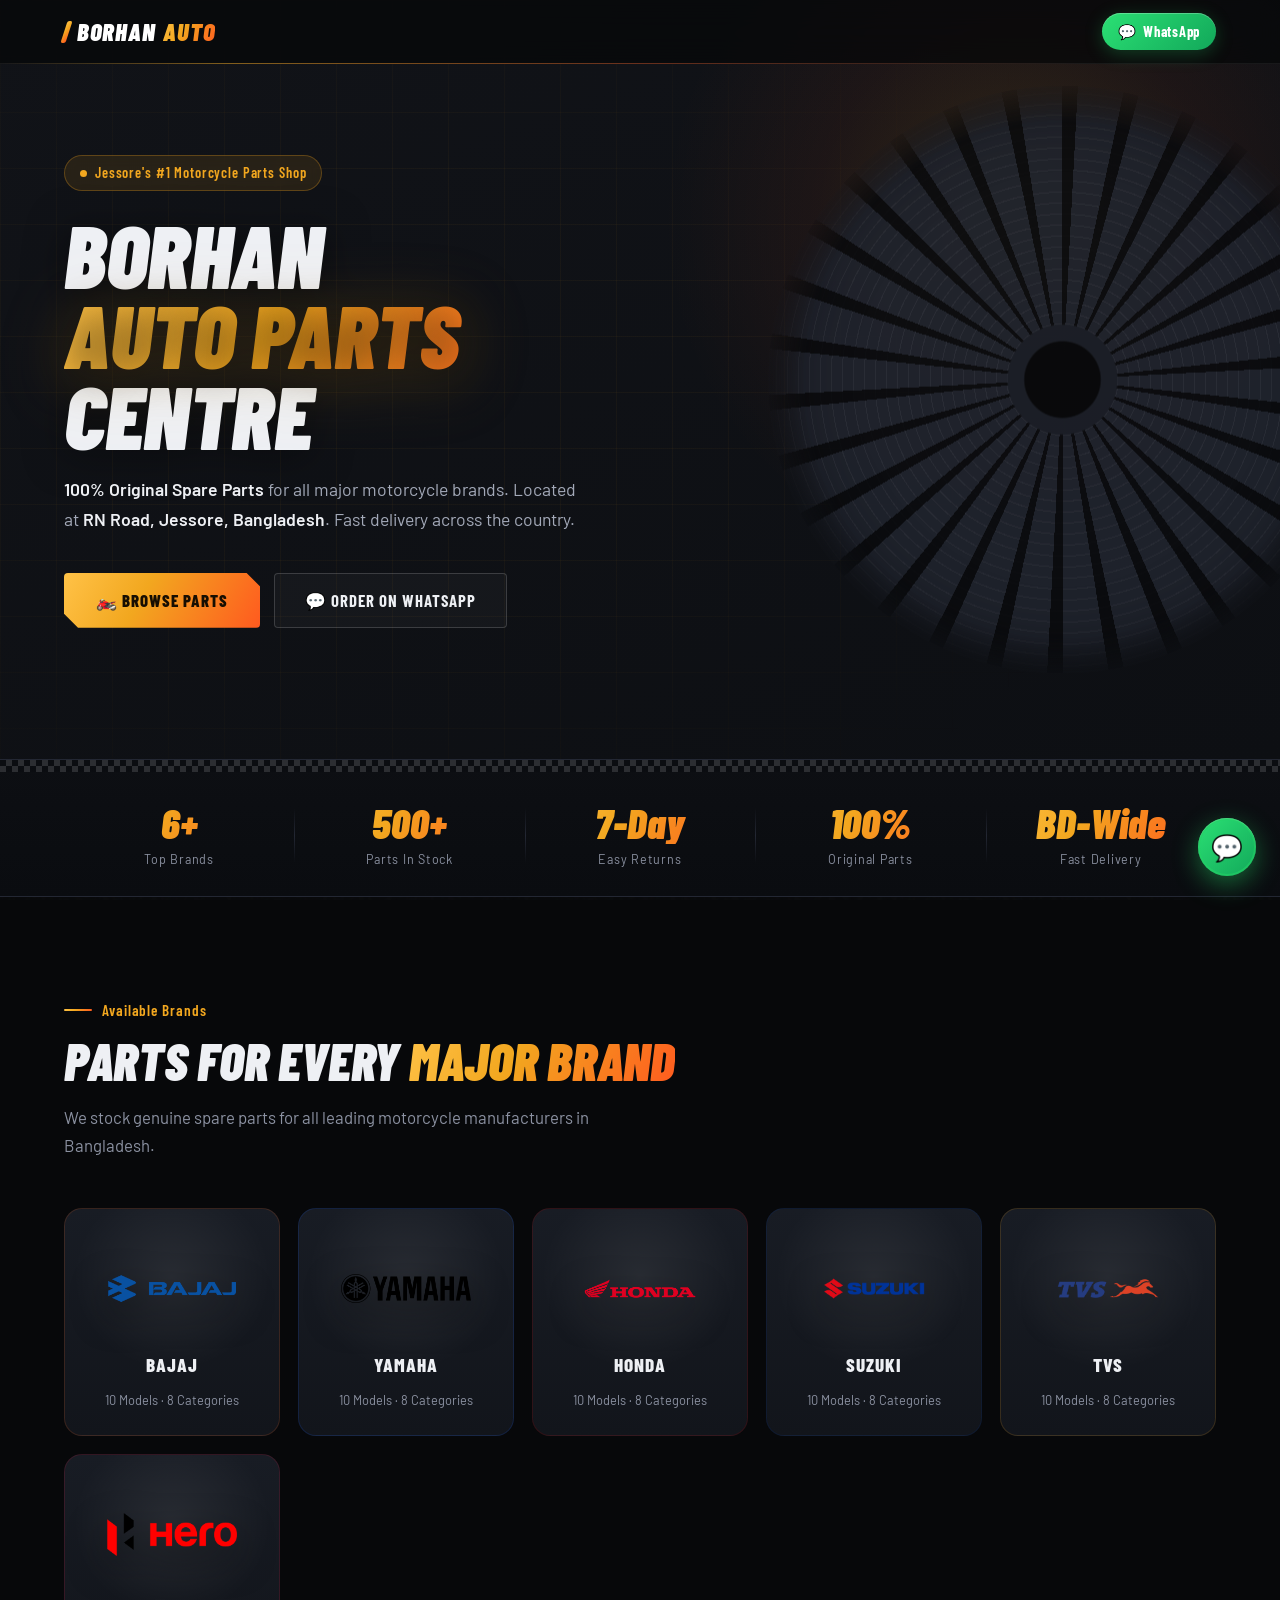
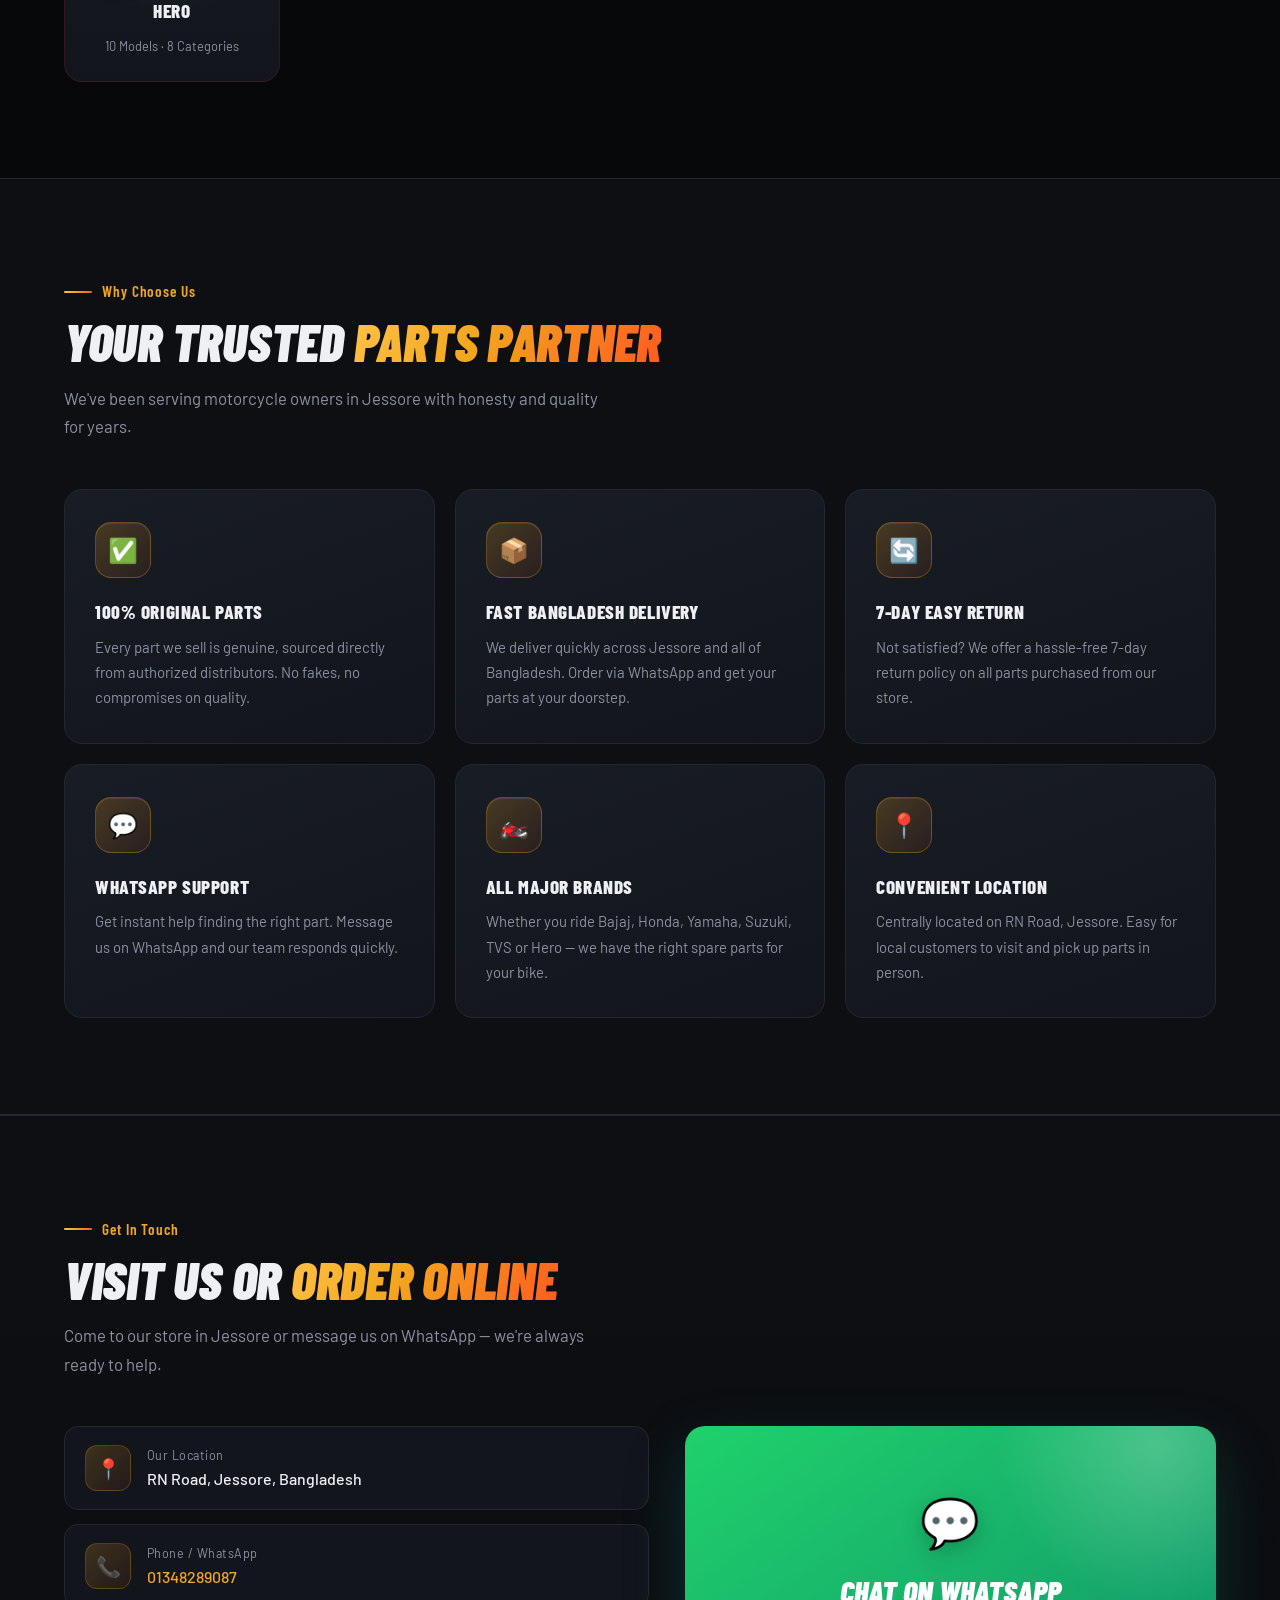
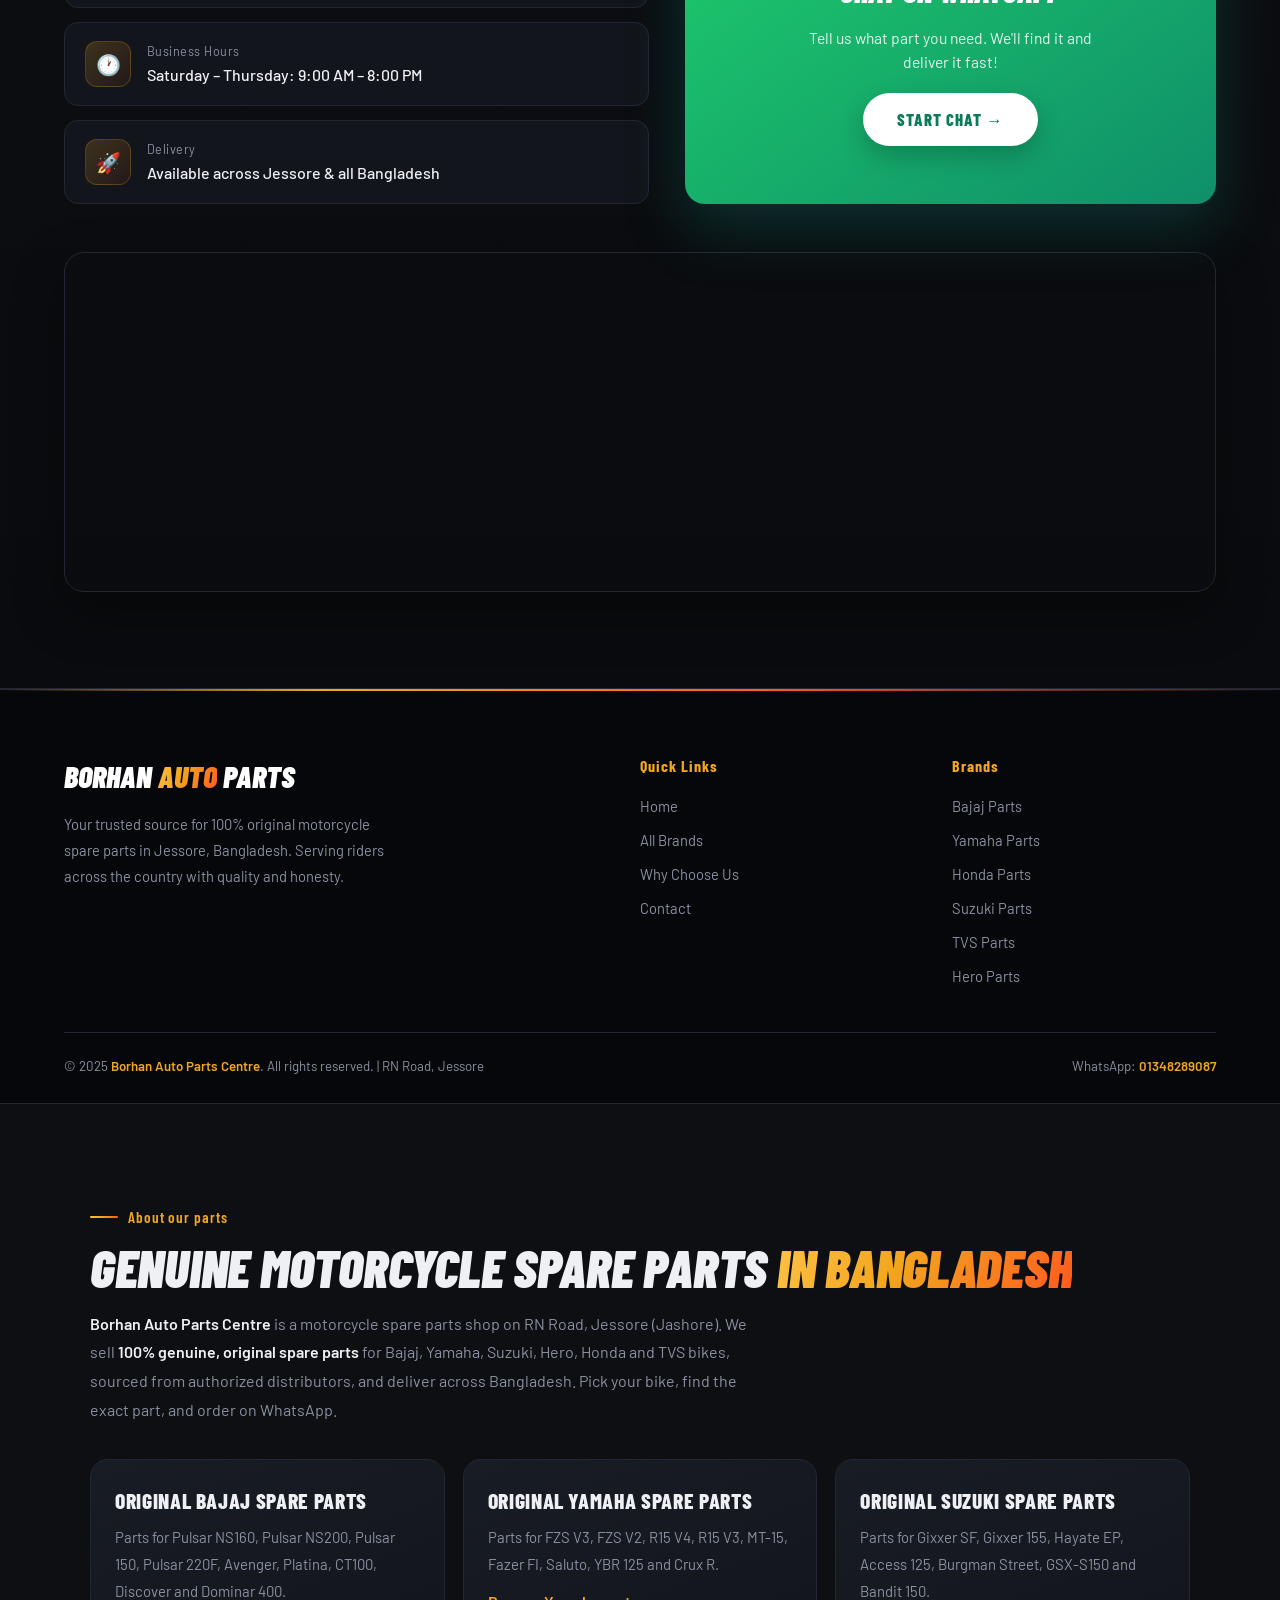
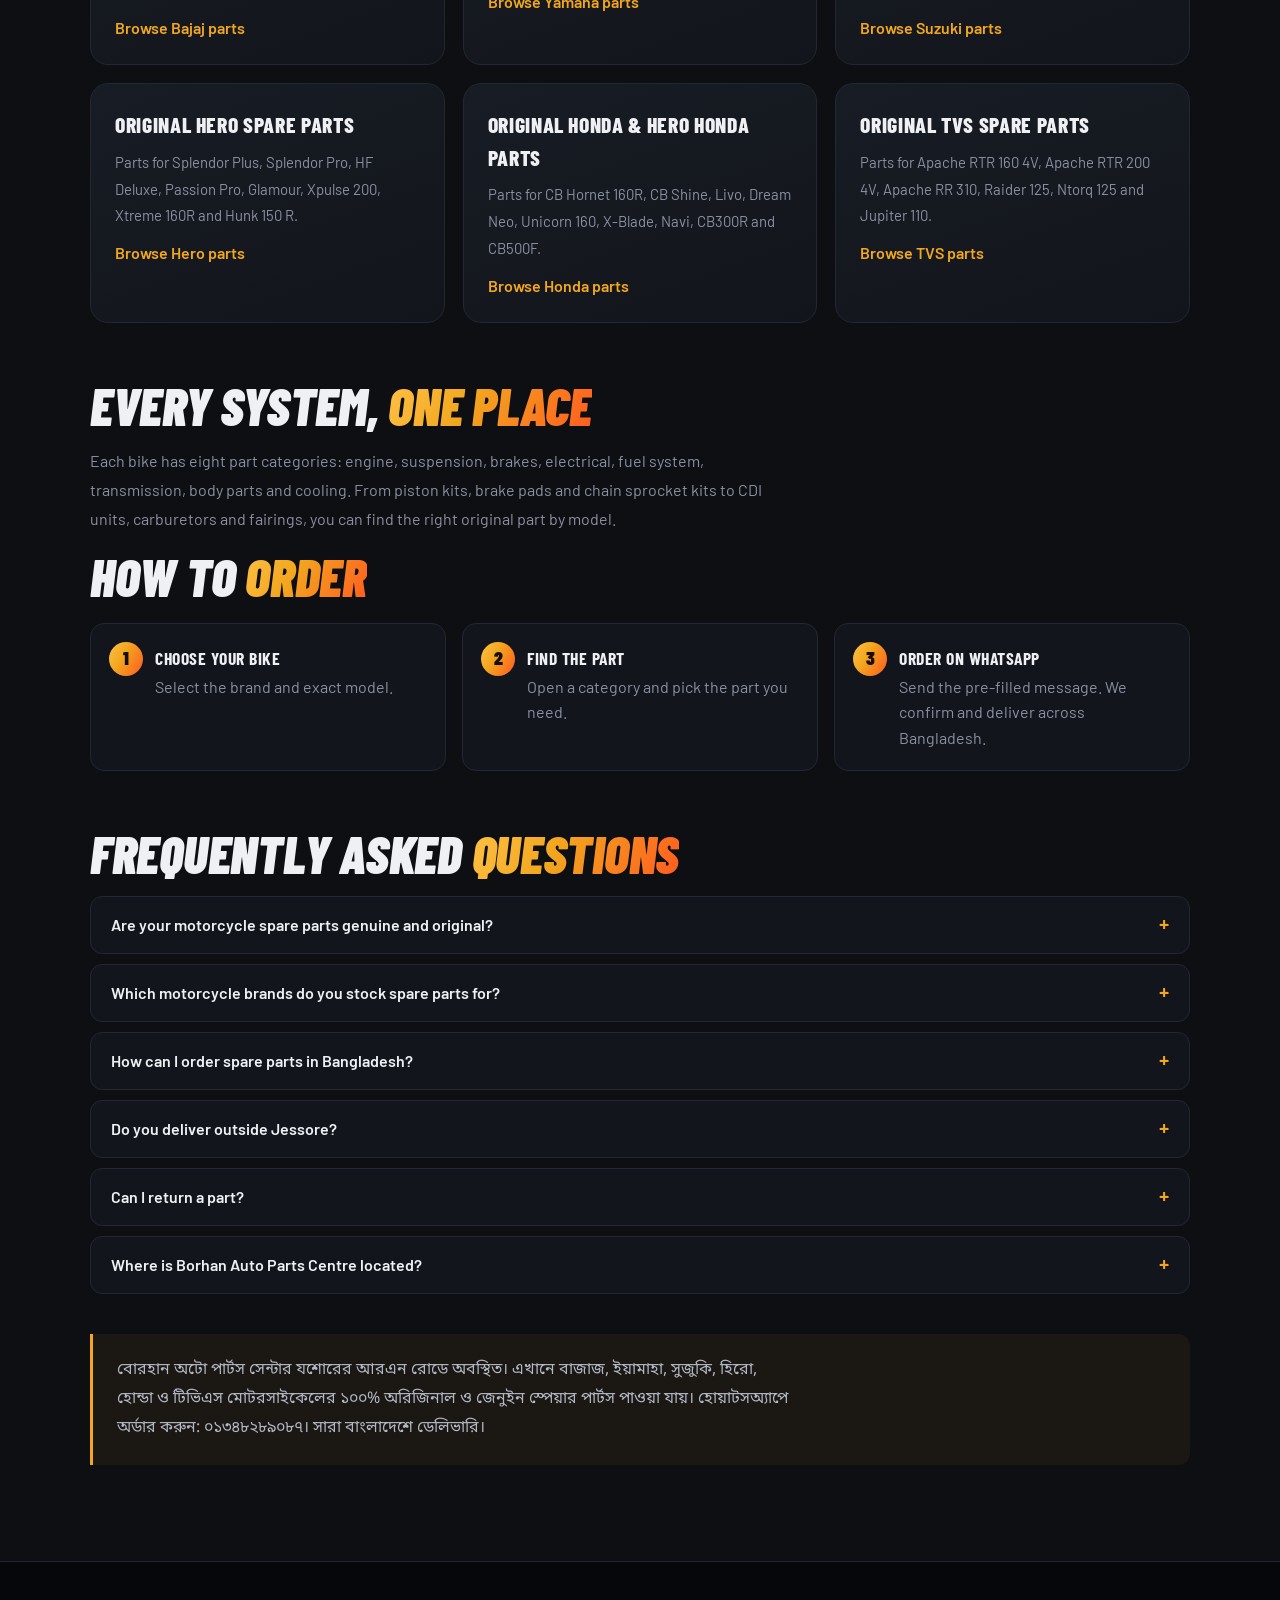
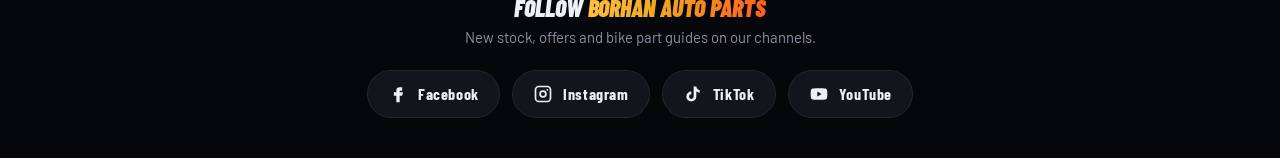
<file: index.html>
<!DOCTYPE html>
<html lang="en">
<head>

  <!-- ===== 1. CORE META ===== -->
  <meta charset="UTF-8">
  <meta name="viewport" content="width=device-width, initial-scale=1.0">
  <meta http-equiv="X-UA-Compatible" content="IE=edge">

  <title>Genuine Motorcycle Spare Parts Bangladesh – Bajaj, Yamaha, Suzuki, Hero, Honda, TVS | Borhan Auto</title>
  <meta name="description" content="100% genuine, original Bajaj, Yamaha, Suzuki, Hero, Honda &amp; TVS motorcycle spare parts in Bangladesh. Jessore shop, nationwide delivery. WhatsApp 01348289087.">
  <meta name="keywords" content="original motorcycle spare parts Bangladesh, genuine bike parts Bangladesh, Bajaj spare parts Bangladesh, Yamaha spare parts Bangladesh, Suzuki spare parts Bangladesh, Hero spare parts Bangladesh, Honda spare parts Bangladesh, Hero Honda parts, TVS spare parts Bangladesh, motorcycle parts Jessore, motorcycle parts Jashore, Borhan Auto Parts Centre, বাজাজ যন্ত্রাংশ, ইয়ামাহা যন্ত্রাংশ, সুজুকি যন্ত্রাংশ, হিরো হোন্ডা যন্ত্রাংশ, টিভিএস যন্ত্রাংশ, মোটরসাইকেল যন্ত্রাংশ যশোর, বোরহান অটো পার্টস">
  <meta name="author" content="Borhan Auto Parts Centre">
  <meta name="robots" content="index, follow, max-snippet:-1, max-image-preview:large, max-video-preview:-1">
  <meta name="googlebot" content="index, follow">
  <meta name="revisit-after" content="7 days">
  <meta name="language" content="en-BD">
  <meta name="geo.region" content="BD-D">
  <meta name="geo.placename" content="Jessore, Khulna Division, Bangladesh">
  <meta name="geo.position" content="23.1664;89.2126">
  <meta name="ICBM" content="23.1664, 89.2126">
  <meta name="theme-color" content="#d62828">

  <!-- ===== 2. CANONICAL & LANGUAGE ===== -->
  <link rel="canonical" href="https://borhanauto.github.io/borhan.auto/">
  <link rel="alternate" hreflang="en-bd" href="https://borhanauto.github.io/borhan.auto/">
  <link rel="alternate" hreflang="x-default" href="https://borhanauto.github.io/borhan.auto/">

  <!-- ===== 3. OPEN GRAPH ===== -->
  <meta property="og:type" content="website">
  <meta property="og:url" content="https://borhanauto.github.io/borhan.auto/">
  <meta property="og:title" content="Genuine Bajaj, Yamaha, Suzuki, Hero, Honda &amp; TVS Spare Parts – Bangladesh">
  <meta property="og:description" content="100% original motorcycle spare parts from Jessore's trusted shop. Delivery across Bangladesh. Order on WhatsApp: 01348289087.">
  <meta property="og:image" content="https://borhanauto.github.io/borhan.auto/assets/og-image.jpg">
  <meta property="og:image:width" content="1200">
  <meta property="og:image:height" content="630">
  <meta property="og:image:alt" content="Borhan Auto Parts Centre – genuine motorcycle spare parts Bangladesh">
  <meta property="og:site_name" content="Borhan Auto Parts Centre">
  <meta property="og:locale" content="en_BD">
  <meta property="og:locale:alternate" content="bn_BD">

  <!-- ===== 4. TWITTER CARD ===== -->
  <meta name="twitter:card" content="summary_large_image">
  <meta name="twitter:title" content="Genuine Bajaj, Yamaha, Suzuki, Hero, Honda &amp; TVS Spare Parts – Bangladesh">
  <meta name="twitter:description" content="100% original motorcycle parts. Jessore shop, nationwide delivery. WhatsApp: 01348289087.">
  <meta name="twitter:image" content="https://borhanauto.github.io/borhan.auto/assets/og-image.jpg">

  <!-- ===== 5. ICONS ===== -->
  <link rel="icon" type="image/x-icon" href="/borhan.auto/favicon.ico">
  <link rel="icon" type="image/png" sizes="32x32" href="/borhan.auto/assets/favicon-32x32.png">
  <link rel="icon" type="image/png" sizes="16x16" href="/borhan.auto/assets/favicon-16x16.png">
  <link rel="apple-touch-icon" sizes="180x180" href="/borhan.auto/assets/apple-touch-icon.png">
  <link rel="manifest" href="/borhan.auto/site.webmanifest">

  <!-- ===== 6. SITEMAP & PRECONNECT ===== -->
  <link rel="sitemap" type="application/xml" title="Sitemap" href="/borhan.auto/sitemap.xml">
  <link rel="preconnect" href="https://fonts.googleapis.com">
  <link rel="preconnect" href="https://fonts.gstatic.com" crossorigin>

  <!-- ===== 7. STRUCTURED DATA – LOCAL BUSINESS ===== -->
  <script type="application/ld+json">
  {
    "@context": "https://schema.org",
    "@type": "AutoPartsStore",
    "@id": "https://borhanauto.github.io/borhan.auto/#store",
    "name": "Borhan Auto Parts Centre",
    "alternateName": ["বোরহান অটো পার্টস সেন্টার", "Borhan Auto Parts Jashore"],
    "url": "https://borhanauto.github.io/borhan.auto/",
    "logo": "https://borhanauto.github.io/borhan.auto/assets/logo.png",
    "image": "https://borhanauto.github.io/borhan.auto/assets/og-image.jpg",
    "description": "Genuine, original motorcycle spare parts in Bangladesh for Bajaj, Yamaha, Suzuki, Hero, Honda and TVS. Shop on RN Road, Jessore with delivery across the country.",
    "telephone": "+8801348289087",
    "contactPoint": [{
      "@type": "ContactPoint",
      "telephone": "+8801348289087",
      "contactType": "customer service",
      "availableLanguage": ["Bengali", "English"],
      "areaServed": "BD"
    }],
    "address": {
      "@type": "PostalAddress",
      "streetAddress": "RN Road",
      "addressLocality": "Jessore",
      "addressRegion": "Khulna Division",
      "postalCode": "7400",
      "addressCountry": "BD"
    },
    "geo": { "@type": "GeoCoordinates", "latitude": 23.1664, "longitude": 89.2126 },
    "areaServed": { "@type": "Country", "name": "Bangladesh" },
    "openingHoursSpecification": [{
      "@type": "OpeningHoursSpecification",
      "dayOfWeek": ["Saturday","Sunday","Monday","Tuesday","Wednesday","Thursday"],
      "opens": "09:00",
      "closes": "20:00"
    }],
    "brand": [
      { "@type": "Brand", "name": "Bajaj" },
      { "@type": "Brand", "name": "Yamaha" },
      { "@type": "Brand", "name": "Suzuki" },
      { "@type": "Brand", "name": "Hero" },
      { "@type": "Brand", "name": "Honda" },
      { "@type": "Brand", "name": "TVS" }
    ],
    "knowsAbout": ["Original motorcycle spare parts", "Engine parts", "Brake parts", "Suspension parts", "Electrical parts", "Transmission parts", "Body parts"],
    "hasOfferCatalog": {
      "@type": "OfferCatalog",
      "name": "Genuine Motorcycle Spare Parts",
      "itemListElement": [
        { "@type": "OfferCatalog", "name": "Bajaj Spare Parts" },
        { "@type": "OfferCatalog", "name": "Yamaha Spare Parts" },
        { "@type": "OfferCatalog", "name": "Suzuki Spare Parts" },
        { "@type": "OfferCatalog", "name": "Hero Spare Parts" },
        { "@type": "OfferCatalog", "name": "Honda Spare Parts" },
        { "@type": "OfferCatalog", "name": "TVS Spare Parts" }
      ]
    },
    "priceRange": "৳৳",
    "currenciesAccepted": "BDT",
    "paymentAccepted": "Cash, bKash, Nagad",
    "hasMap": "https://maps.app.goo.gl/TgQJJ4iyLKE49ouW9",
    "sameAs": [
      "https://www.facebook.com/borhanautopartscenterjashore",
      "https://www.instagram.com/borhanautoparts/",
      "https://www.tiktok.com/@borhan.auto.parts",
      "https://www.youtube.com/@Borhan_Auto_Parts",
      "https://wa.me/8801348289087"
    ]
  }
  </script>

  <!-- ===== 8. STRUCTURED DATA – WEBSITE & BREADCRUMB ===== -->
  <script type="application/ld+json">
  {
    "@context": "https://schema.org",
    "@graph": [
      {
        "@type": "WebSite",
        "@id": "https://borhanauto.github.io/borhan.auto/#website",
        "url": "https://borhanauto.github.io/borhan.auto/",
        "name": "Borhan Auto Parts Centre",
        "inLanguage": ["en-BD", "bn-BD"],
        "publisher": { "@id": "https://borhanauto.github.io/borhan.auto/#store" }
      },
      {
        "@type": "BreadcrumbList",
        "itemListElement": [
          { "@type": "ListItem", "position": 1, "name": "Home", "item": "https://borhanauto.github.io/borhan.auto/" },
          { "@type": "ListItem", "position": 2, "name": "Motorcycle Parts", "item": "https://borhanauto.github.io/borhan.auto/#products" }
        ]
      }
    ]
  }
  </script>

  <!-- ===== 9. STRUCTURED DATA – FAQ (matches the visible FAQ below) ===== -->
  <script type="application/ld+json">
  {
    "@context": "https://schema.org",
    "@type": "FAQPage",
    "mainEntity": [
      {
        "@type": "Question",
        "name": "Are your motorcycle spare parts genuine and original?",
        "acceptedAnswer": { "@type": "Answer", "text": "Yes. Borhan Auto Parts Centre sells only 100% genuine, original spare parts for Bajaj, Yamaha, Suzuki, Hero, Honda and TVS motorcycles, sourced from authorized distributors." }
      },
      {
        "@type": "Question",
        "name": "Which motorcycle brands do you stock spare parts for?",
        "acceptedAnswer": { "@type": "Answer", "text": "We stock original spare parts for Bajaj, Yamaha, Suzuki, Hero, Honda (including Hero Honda models) and TVS motorcycles." }
      },
      {
        "@type": "Question",
        "name": "How can I order spare parts in Bangladesh?",
        "acceptedAnswer": { "@type": "Answer", "text": "Choose your bike brand, model and part on this website, then tap Order on WhatsApp, or message +8801348289087 directly. We deliver across Bangladesh." }
      },
      {
        "@type": "Question",
        "name": "Do you deliver outside Jessore?",
        "acceptedAnswer": { "@type": "Answer", "text": "Yes. We deliver quickly across Jessore and all of Bangladesh." }
      },
      {
        "@type": "Question",
        "name": "Can I return a part?",
        "acceptedAnswer": { "@type": "Answer", "text": "Yes. We offer a 7-day return policy on parts purchased from our store." }
      },
      {
        "@type": "Question",
        "name": "Where is Borhan Auto Parts Centre located?",
        "acceptedAnswer": { "@type": "Answer", "text": "We are at RN Road, Jessore 7400, Khulna Division, Bangladesh, open Saturday to Thursday, 9:00 AM to 8:00 PM." }
      }
    ]
  }
  </script>

  <!-- ===== 10. FONTS ===== -->
  <link href="https://fonts.googleapis.com/css2?family=Barlow+Condensed:ital,wght@0,400;0,600;0,700;0,800;0,900;1,700;1,800;1,900&family=Barlow:wght@300;400;500;600&family=Noto+Sans+Bengali:wght@400;600&display=swap" rel="stylesheet">

  <!-- ===== 11. STYLESHEET ===== -->
  <link rel="stylesheet" href="style.css">

  <!-- Styles for the static SEO content + social strip -->
  <style>
    .skip{position:absolute;left:-999px;top:8px;z-index:1001;background:var(--acc);color:#000;padding:9px 16px;border-radius:8px;font-weight:700;text-decoration:none}
    .skip:focus{left:10px}
    .seo-content{display:none;background:var(--sur);border-top:1px solid var(--bor)}
    #pg-home.active ~ .seo-content{display:block}
    .seo-inner{max-width:1100px;margin:0 auto}
    .seo-content p{color:var(--mu);line-height:1.8;max-width:75ch;margin-bottom:16px}
    .seo-content p strong{color:var(--tx);font-weight:600}
    .seo-content a{color:var(--acc);text-decoration:none;font-weight:600}
    .seo-content a:hover{text-decoration:underline}
    .seo-content h3{font-family:var(--fh);font-weight:800;font-size:1.35rem;text-transform:uppercase;letter-spacing:.03em;margin-bottom:8px}
    .seo-brands{display:grid;grid-template-columns:repeat(auto-fill,minmax(310px,1fr));gap:18px;margin:34px 0 56px}
    .seo-brands article{background:linear-gradient(160deg,var(--card2),var(--card));border:1.5px solid var(--bor);border-radius:18px;padding:24px}
    .seo-brands article p{font-size:.93rem;margin-bottom:12px}
    .seo-steps{list-style:none;counter-reset:s;display:grid;grid-template-columns:repeat(auto-fit,minmax(240px,1fr));gap:16px;margin:20px 0 56px}
    .seo-steps li{counter-increment:s;background:var(--card);border:1px solid var(--bor);border-radius:14px;padding:20px 20px 20px 64px;position:relative;color:var(--mu);line-height:1.6}
    .seo-steps li::before{content:counter(s);position:absolute;left:18px;top:18px;width:34px;height:34px;border-radius:50%;background:var(--grad);color:#160e02;font-family:var(--fh);font-weight:900;font-size:1.2rem;display:flex;align-items:center;justify-content:center}
    .seo-steps b{display:block;color:var(--tx);font-family:var(--fh);font-size:1.1rem;text-transform:uppercase;letter-spacing:.03em;margin-bottom:2px}
    .faq details{border:1px solid var(--bor);border-radius:12px;background:var(--card);margin-bottom:10px;transition:border-color .2s}
    .faq details[open]{border-color:rgba(242,167,31,.4)}
    .faq summary{cursor:pointer;padding:16px 20px;font-weight:600;list-style:none}
    .faq summary::-webkit-details-marker{display:none}
    .faq summary::after{content:'+';float:right;color:var(--acc);font-size:1.3rem;line-height:1}
    .faq details[open] summary::after{content:'–'}
    .faq details p{padding:0 20px;margin:0 0 18px}
    .bn-note{margin-top:40px;padding:22px 24px;border-left:3px solid var(--acc);background:rgba(242,167,31,.06);border-radius:0 12px 12px 0;font-family:'Noto Sans Bengali',var(--fb)}
    .bn-note p{margin:0;color:#b3b8c6}
    .social-strip{position:relative;z-index:1;background:#06070a;border-top:1px solid var(--bor);padding:34px 5% 40px;text-align:center}
    .social-strip h2{font-size:1.5rem;margin-bottom:6px}
    .social-strip > p{color:var(--mu);font-size:.93rem;margin-bottom:22px}
    .social-links{display:flex;flex-wrap:wrap;justify-content:center;gap:12px;list-style:none}
    .social-links a{display:inline-flex;align-items:center;gap:10px;padding:11px 20px;border-radius:100px;background:var(--card);border:1px solid var(--bor);color:var(--tx);text-decoration:none;font-family:var(--fh);font-weight:700;font-size:1rem;letter-spacing:.04em;transition:transform .25s,border-color .25s,background .25s,color .25s}
    .social-links svg{width:20px;height:20px;fill:currentColor}
    .social-links a:hover{transform:translateY(-3px);color:#fff}
    .social-links .fb:hover{background:#1877f2;border-color:#1877f2}
    .social-links .ig:hover{background:linear-gradient(45deg,#f9a03f,#e1306c 55%,#833ab4);border-color:transparent}
    .social-links .tt:hover{background:#000;border-color:#25f4ee;box-shadow:3px 3px 0 #fe2c55}
    .social-links .yt:hover{background:#ff0000;border-color:#ff0000}
    @media(max-width:540px){.social-links a{padding:10px 16px}.seo-brands{grid-template-columns:1fr}}
  </style>

</head>
<body>

  <a class="skip" href="#main">Skip to content</a>

  <!-- NAV -->
  <nav aria-label="Main navigation">
    <a class="logo" href="./" onclick="goHome();return false;" aria-label="Borhan Auto Parts Centre – home">BORHAN <span>AUTO</span></a>
    <div class="breadcrumb" id="breadcrumb" aria-label="Breadcrumb"></div>
    <a class="nav-wa" href="https://wa.me/8801348289087" target="_blank" rel="noopener" aria-label="Order on WhatsApp">💬 <span>WhatsApp</span></a>
  </nav>

  <main id="main">

    <!-- PAGES (rendered dynamically by script.js) -->
    <div class="page active" id="pg-home"></div>
    <div class="page" id="pg-brands"></div>
    <div class="page" id="pg-models"></div>
    <div class="page" id="pg-categories"></div>
    <div class="page" id="pg-parts"></div>
    <div class="page" id="pg-product"></div>

    <noscript>
      <section style="padding:110px 5%">
        <h1>Genuine Motorcycle Spare Parts in Bangladesh</h1>
        <p>Borhan Auto Parts Centre, RN Road, Jessore: original Bajaj, Yamaha, Suzuki, Hero, Honda and TVS spare parts. Please enable JavaScript to browse the catalog, or order on WhatsApp: <a href="https://wa.me/8801348289087">01348289087</a>.</p>
      </section>
    </noscript>

    <!-- CRAWLABLE CONTENT (visible on the home page) -->
    <section class="seo-content" id="about" aria-labelledby="seo-title">
      <div class="seo-inner">
        <div class="sec-label">About our parts</div>
        <h2 id="seo-title">Genuine motorcycle spare parts <span>in Bangladesh</span></h2>
        <p><strong>Borhan Auto Parts Centre</strong> is a motorcycle spare parts shop on RN Road, Jessore (Jashore). We sell <strong>100% genuine, original spare parts</strong> for Bajaj, Yamaha, Suzuki, Hero, Honda and TVS bikes, sourced from authorized distributors, and deliver across Bangladesh. Pick your bike, find the exact part, and order on WhatsApp.</p>

        <div class="seo-brands">
          <article>
            <h3>Original Bajaj spare parts</h3>
            <p>Parts for Pulsar NS160, Pulsar NS200, Pulsar 150, Pulsar 220F, Avenger, Platina, CT100, Discover and Dominar 400.</p>
            <a href="#" onclick="selectBrand('Bajaj');return false;">Browse Bajaj parts</a>
          </article>
          <article>
            <h3>Original Yamaha spare parts</h3>
            <p>Parts for FZS V3, FZS V2, R15 V4, R15 V3, MT-15, Fazer FI, Saluto, YBR 125 and Crux R.</p>
            <a href="#" onclick="selectBrand('Yamaha');return false;">Browse Yamaha parts</a>
          </article>
          <article>
            <h3>Original Suzuki spare parts</h3>
            <p>Parts for Gixxer SF, Gixxer 155, Hayate EP, Access 125, Burgman Street, GSX-S150 and Bandit 150.</p>
            <a href="#" onclick="selectBrand('Suzuki');return false;">Browse Suzuki parts</a>
          </article>
          <article>
            <h3>Original Hero spare parts</h3>
            <p>Parts for Splendor Plus, Splendor Pro, HF Deluxe, Passion Pro, Glamour, Xpulse 200, Xtreme 160R and Hunk 150 R.</p>
            <a href="#" onclick="selectBrand('Hero');return false;">Browse Hero parts</a>
          </article>
          <article>
            <h3>Original Honda &amp; Hero Honda parts</h3>
            <p>Parts for CB Hornet 160R, CB Shine, Livo, Dream Neo, Unicorn 160, X-Blade, Navi, CB300R and CB500F.</p>
            <a href="#" onclick="selectBrand('Honda');return false;">Browse Honda parts</a>
          </article>
          <article>
            <h3>Original TVS spare parts</h3>
            <p>Parts for Apache RTR 160 4V, Apache RTR 200 4V, Apache RR 310, Raider 125, Ntorq 125 and Jupiter 110.</p>
            <a href="#" onclick="selectBrand('TVS');return false;">Browse TVS parts</a>
          </article>
        </div>

        <h2>Every system, <span>one place</span></h2>
        <p>Each bike has eight part categories: engine, suspension, brakes, electrical, fuel system, transmission, body parts and cooling. From piston kits, brake pads and chain sprocket kits to CDI units, carburetors and fairings, you can find the right original part by model.</p>

        <h2>How to <span>order</span></h2>
        <ol class="seo-steps">
          <li><b>Choose your bike</b>Select the brand and exact model.</li>
          <li><b>Find the part</b>Open a category and pick the part you need.</li>
          <li><b>Order on WhatsApp</b>Send the pre-filled message. We confirm and deliver across Bangladesh.</li>
        </ol>

        <h2>Frequently asked <span>questions</span></h2>
        <div class="faq">
          <details><summary>Are your motorcycle spare parts genuine and original?</summary><p>Yes. Borhan Auto Parts Centre sells only 100% genuine, original spare parts for Bajaj, Yamaha, Suzuki, Hero, Honda and TVS motorcycles, sourced from authorized distributors.</p></details>
          <details><summary>Which motorcycle brands do you stock spare parts for?</summary><p>We stock original spare parts for Bajaj, Yamaha, Suzuki, Hero, Honda (including Hero Honda models) and TVS motorcycles.</p></details>
          <details><summary>How can I order spare parts in Bangladesh?</summary><p>Choose your bike brand, model and part on this website, then tap Order on WhatsApp, or message <a href="https://wa.me/8801348289087" target="_blank" rel="noopener">+8801348289087</a> directly. We deliver across Bangladesh.</p></details>
          <details><summary>Do you deliver outside Jessore?</summary><p>Yes. We deliver quickly across Jessore and all of Bangladesh.</p></details>
          <details><summary>Can I return a part?</summary><p>Yes. We offer a 7-day return policy on parts purchased from our store.</p></details>
          <details><summary>Where is Borhan Auto Parts Centre located?</summary><p>We are at RN Road, Jessore 7400, Khulna Division, Bangladesh, open Saturday to Thursday, 9:00 AM to 8:00 PM.</p></details>
        </div>

        <div class="bn-note" lang="bn">
          <p>বোরহান অটো পার্টস সেন্টার যশোরের আরএন রোডে অবস্থিত। এখানে বাজাজ, ইয়ামাহা, সুজুকি, হিরো, হোন্ডা ও টিভিএস মোটরসাইকেলের ১০০% অরিজিনাল ও জেনুইন স্পেয়ার পার্টস পাওয়া যায়। হোয়াটসঅ্যাপে অর্ডার করুন: ০১৩৪৮২৮৯০৮৭। সারা বাংলাদেশে ডেলিভারি।</p>
        </div>
      </div>
    </section>

  </main>

  <!-- SOCIAL LINKS -->
  <aside class="social-strip" aria-labelledby="social-title">
    <h2 id="social-title">Follow <span>Borhan Auto Parts</span></h2>
    <p>New stock, offers and bike part guides on our channels.</p>
    <ul class="social-links">
      <li><a class="fb" href="https://www.facebook.com/borhanautopartscenterjashore" target="_blank" rel="noopener noreferrer me" aria-label="Borhan Auto Parts Centre on Facebook"><svg viewBox="0 0 24 24" aria-hidden="true"><path d="M14 8h3V4h-3a4 4 0 0 0-4 4v2H7v4h3v8h4v-8h3l1-4h-4V8z"/></svg>Facebook</a></li>
      <li><a class="ig" href="https://www.instagram.com/borhanautoparts/" target="_blank" rel="noopener noreferrer me" aria-label="Borhan Auto Parts on Instagram"><svg viewBox="0 0 24 24" aria-hidden="true"><path d="M7 2h10a5 5 0 0 1 5 5v10a5 5 0 0 1-5 5H7a5 5 0 0 1-5-5V7a5 5 0 0 1 5-5zm0 2a3 3 0 0 0-3 3v10a3 3 0 0 0 3 3h10a3 3 0 0 0 3-3V7a3 3 0 0 0-3-3H7zm5 3.5a4.5 4.5 0 1 1 0 9 4.5 4.5 0 0 1 0-9zm0 2a2.5 2.5 0 1 0 0 5 2.5 2.5 0 0 0 0-5zM17.3 5.9a1.1 1.1 0 1 1 0 2.2 1.1 1.1 0 0 1 0-2.2z"/></svg>Instagram</a></li>
      <li><a class="tt" href="https://www.tiktok.com/@borhan.auto.parts" target="_blank" rel="noopener noreferrer me" aria-label="Borhan Auto Parts on TikTok"><svg viewBox="0 0 24 24" aria-hidden="true"><path d="M16 3c.3 2.4 1.7 4 4 4.2v3.2c-1.5 0-2.9-.5-4-1.3V15a6 6 0 1 1-6-6v3.3a2.8 2.8 0 1 0 2.8 2.7V3H16z"/></svg>TikTok</a></li>
      <li><a class="yt" href="https://www.youtube.com/@Borhan_Auto_Parts" target="_blank" rel="noopener noreferrer me" aria-label="Borhan Auto Parts on YouTube"><svg viewBox="0 0 24 24" aria-hidden="true"><path d="M21.6 7.2a2.6 2.6 0 0 0-1.8-1.8C18.2 5 12 5 12 5s-6.2 0-7.8.4A2.6 2.6 0 0 0 2.4 7.2C2 8.8 2 12 2 12s0 3.2.4 4.8a2.6 2.6 0 0 0 1.8 1.8C5.8 19 12 19 12 19s6.2 0 7.8-.4a2.6 2.6 0 0 0 1.8-1.8c.4-1.6.4-4.8.4-4.8s0-3.2-.4-4.8zM10 15V9l5.2 3L10 15z"/></svg>YouTube</a></li>
    </ul>
  </aside>

  <!-- FLOATING WHATSAPP BUTTON -->
  <a class="float-wa" href="https://wa.me/8801348289087" target="_blank" rel="noopener" title="Order on WhatsApp" aria-label="Order on WhatsApp">💬</a>

  <!-- ===== JAVASCRIPT ===== -->
  <script src="script.js"></script>

</body>
</html>
</file>
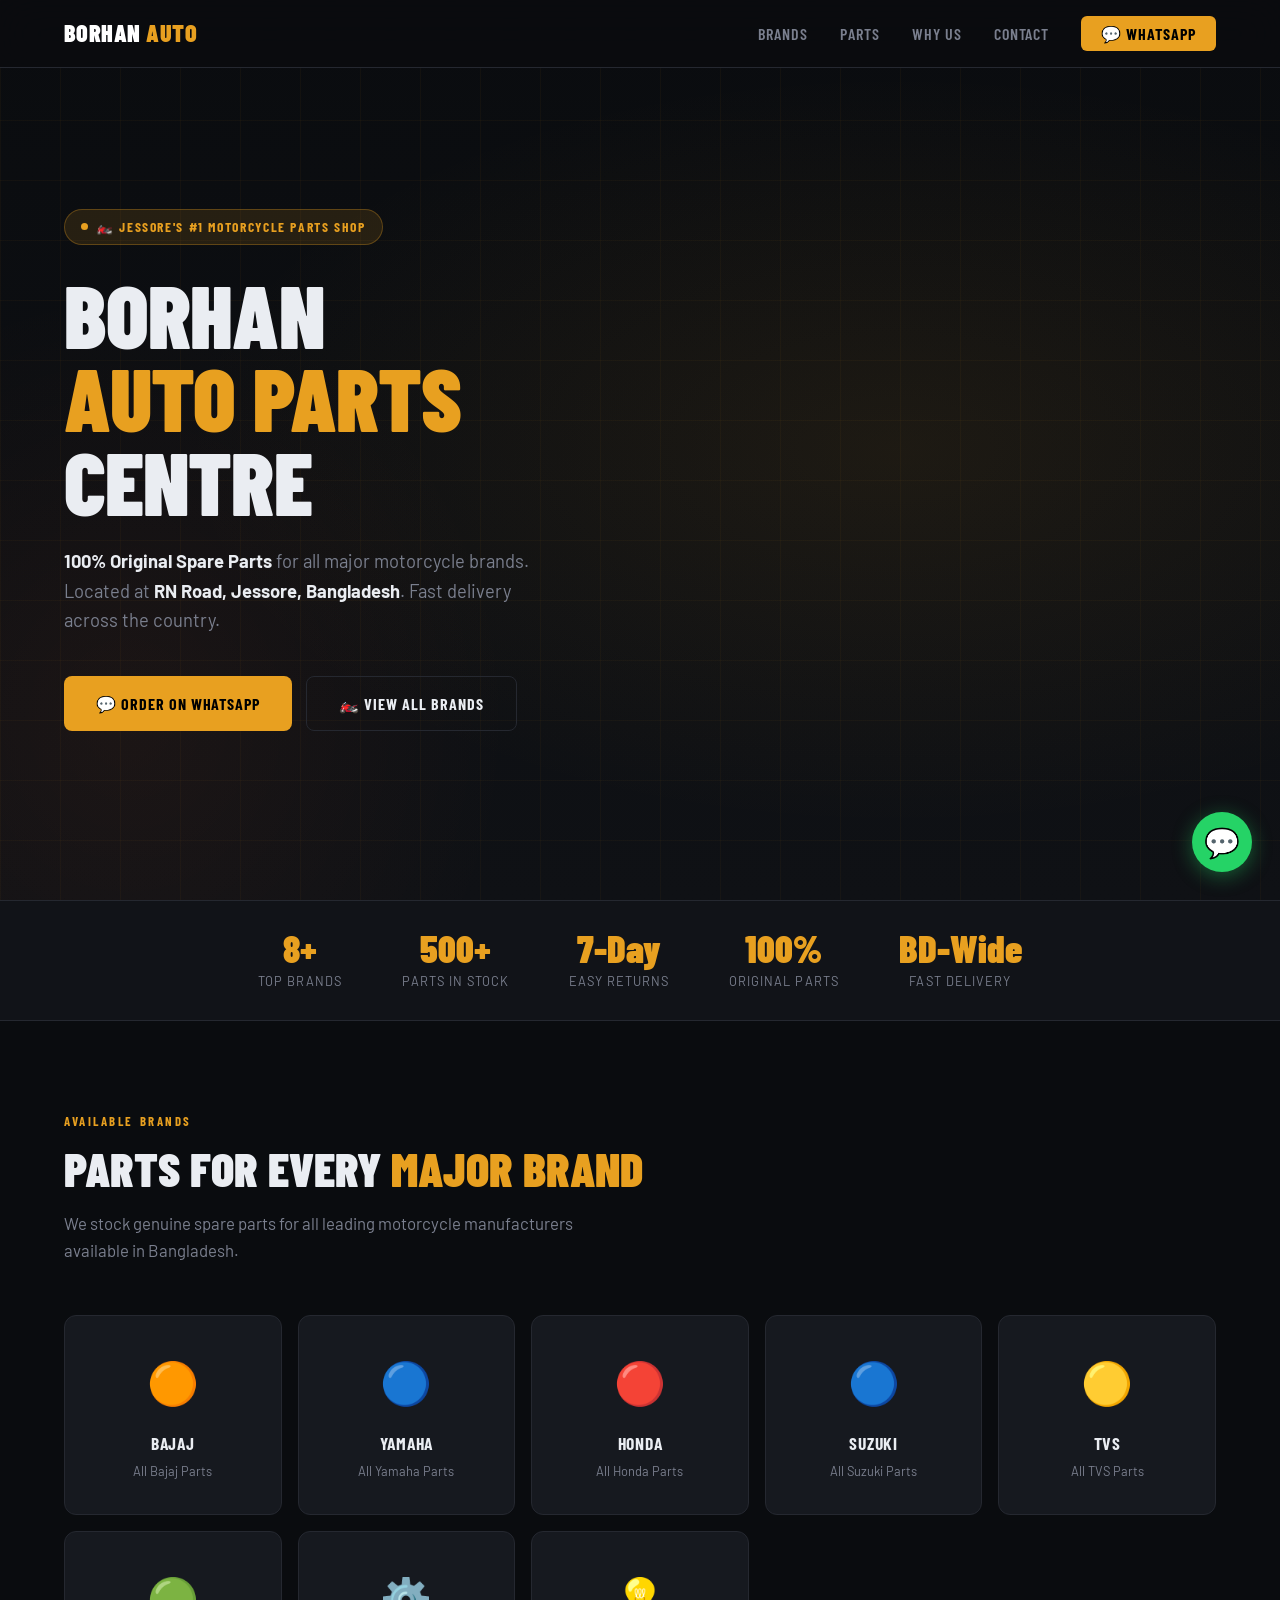
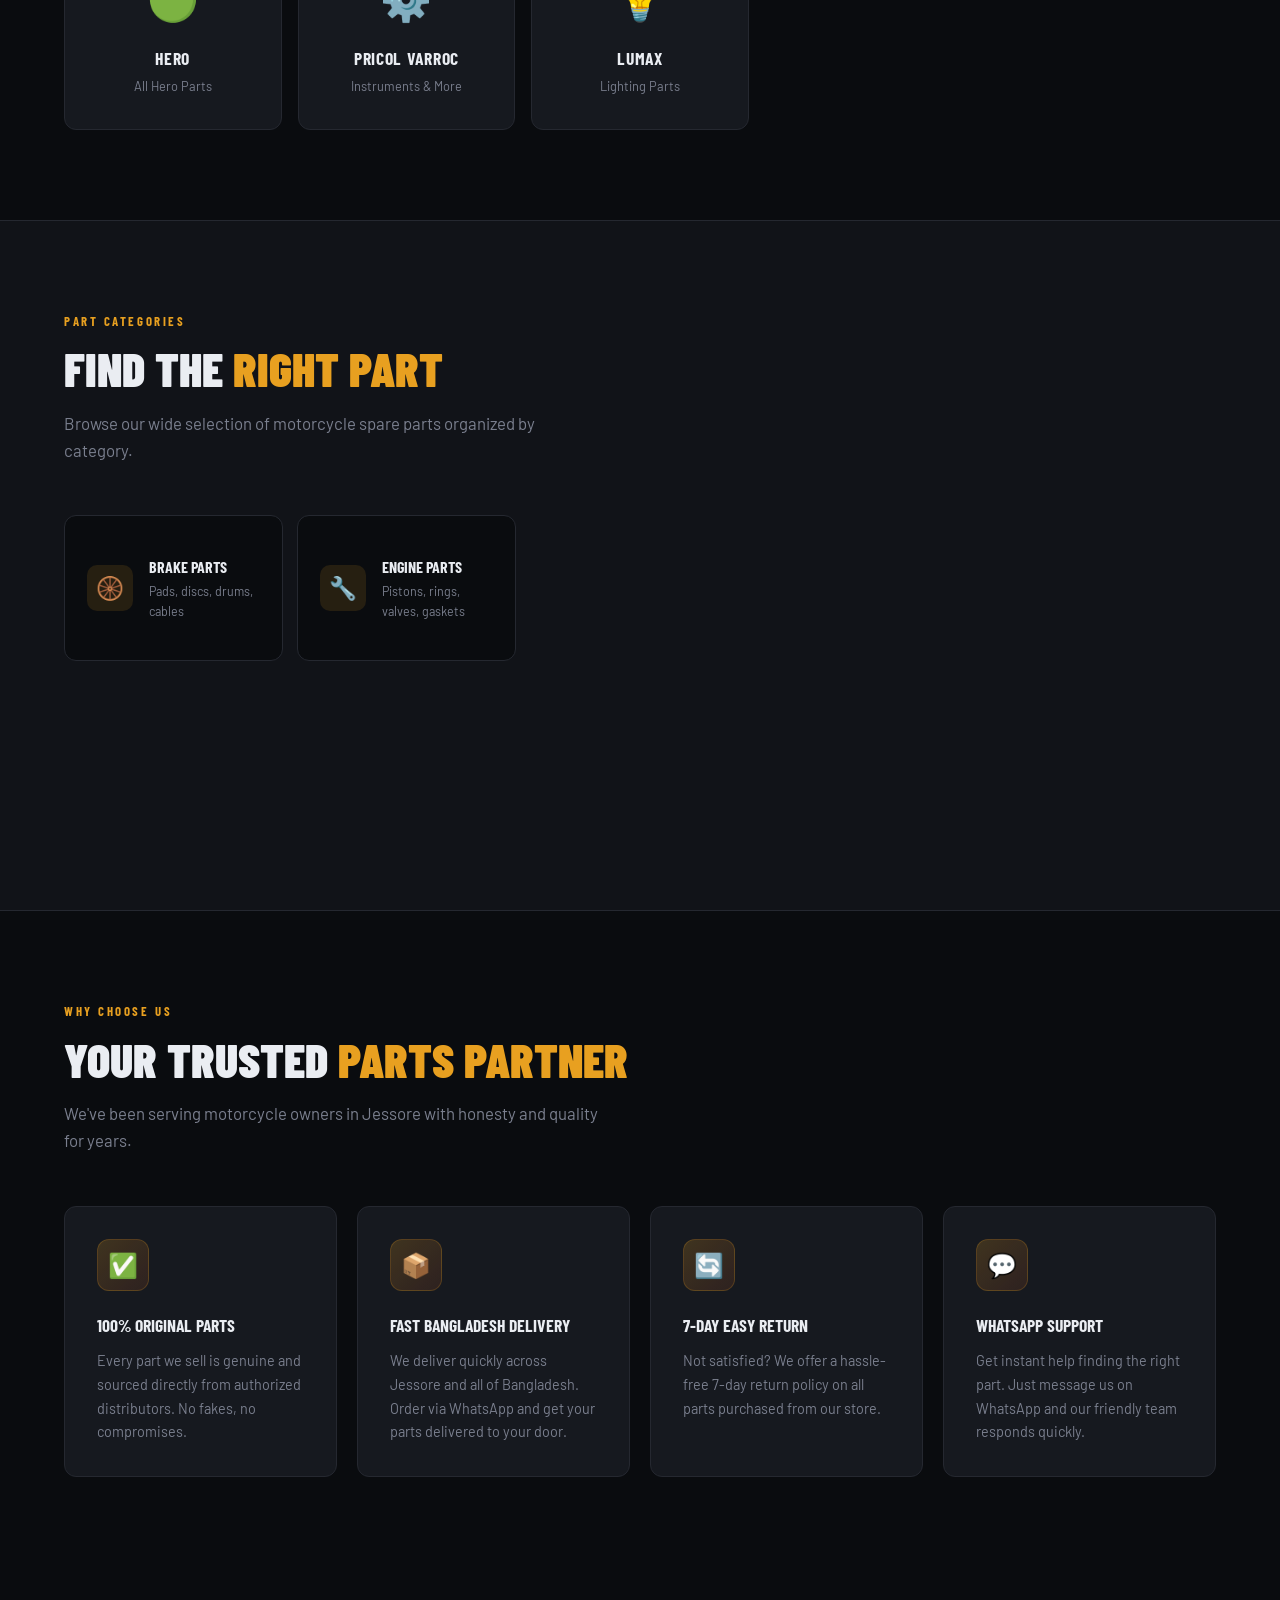
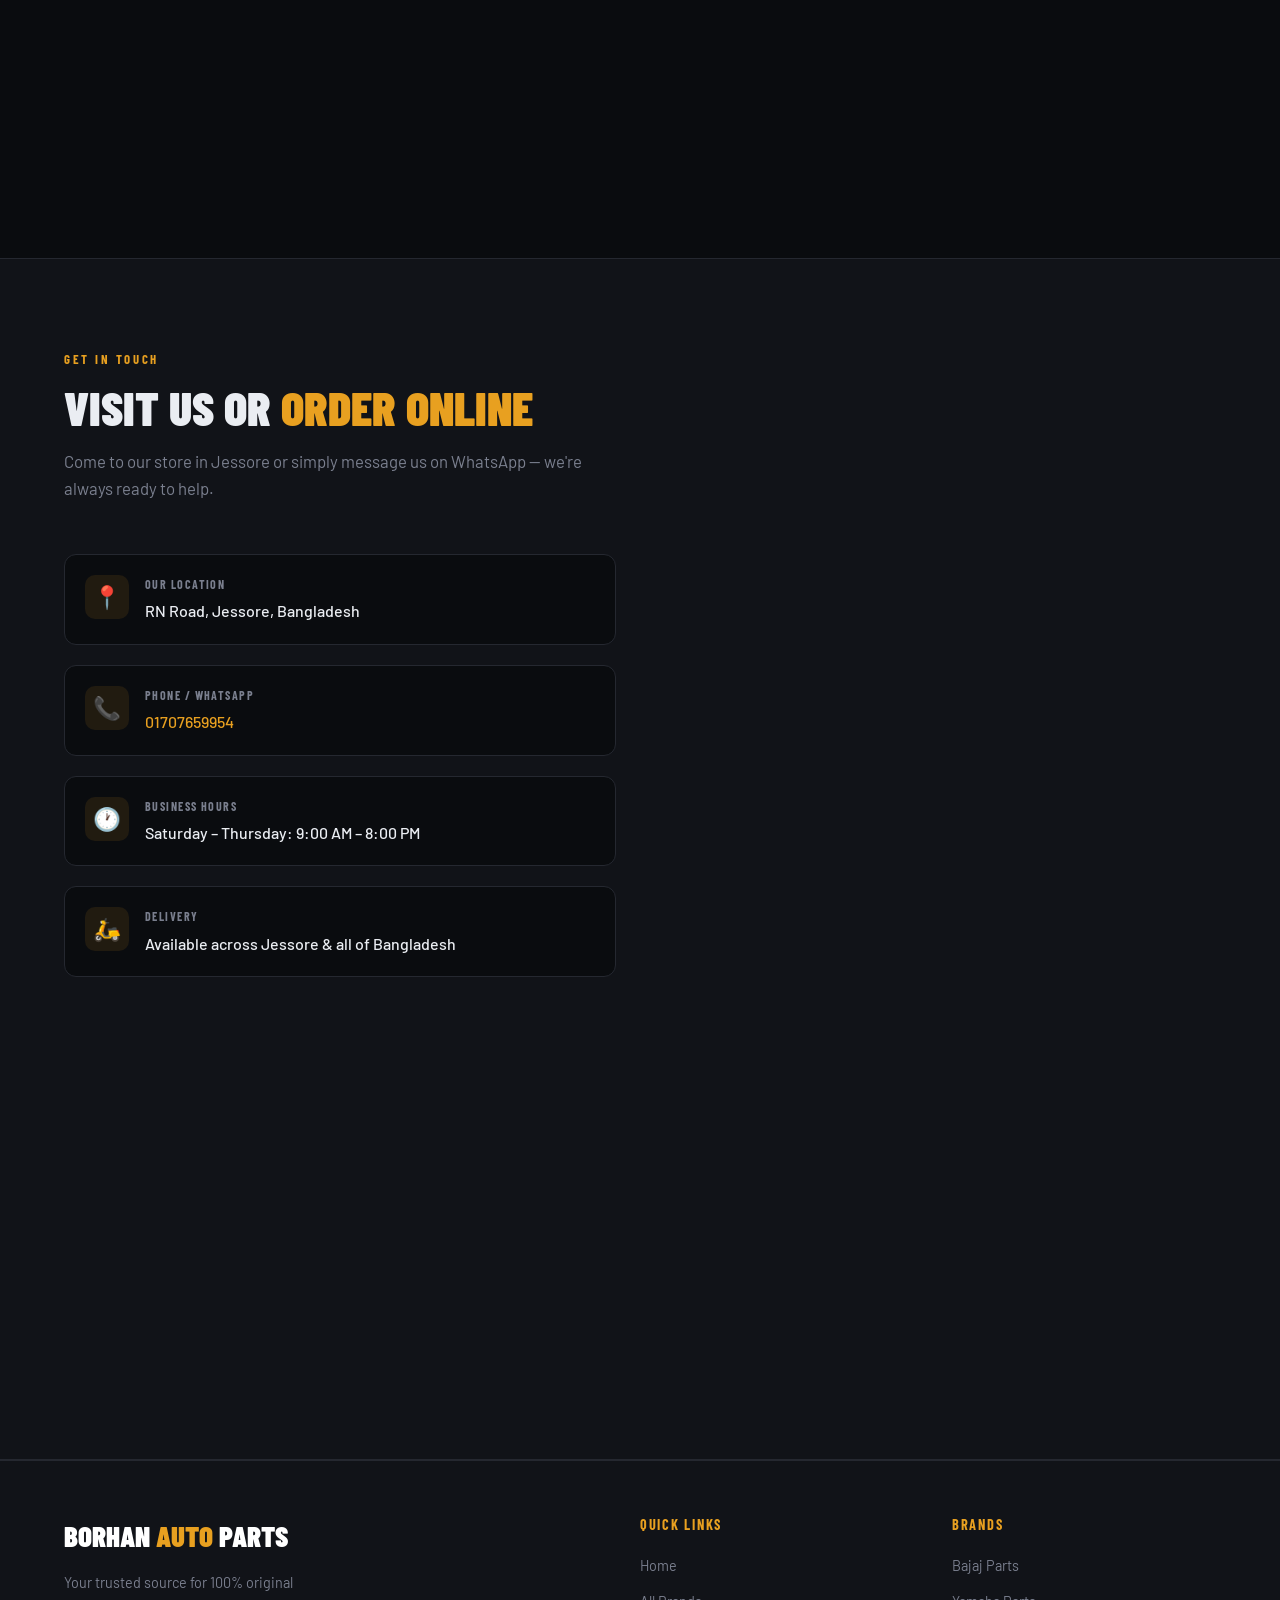
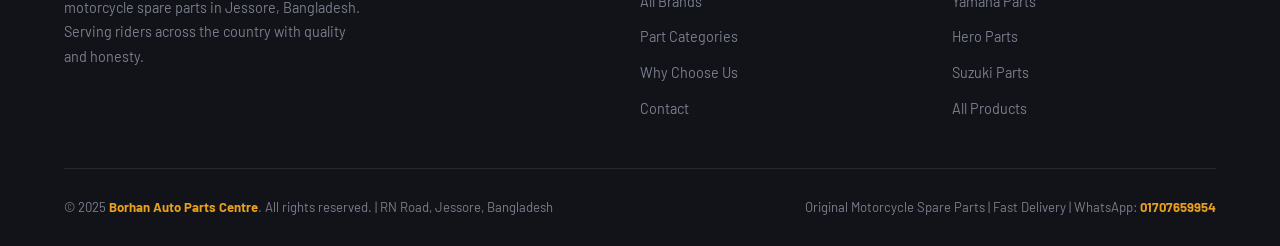
<file: borhan-auto-parts.html>
<!DOCTYPE html>
<html lang="en">
<head>
  <meta charset="UTF-8" />
  <meta name="viewport" content="width=device-width, initial-scale=1.0" />

  <!-- ===== SEO META TAGS ===== -->
  <title>Borhan Auto Parts Centre | Original Motorcycle Spare Parts in Jessore, Bangladesh</title>
  <meta name="description" content="Borhan Auto Parts Centre – Your trusted source for 100% original motorcycle spare parts in RN Road, Jessore, Bangladesh. Bajaj, Yamaha, Honda, Suzuki, TVS, Hero parts available. Fast delivery across Bangladesh." />
  <meta name="keywords" content="Borhan Auto Parts, motorcycle spare parts Jessore, Bajaj parts Bangladesh, Yamaha parts Jessore, Honda spare parts, Suzuki parts, TVS parts, Hero parts, original motorcycle parts Bangladesh, auto parts Jessore" />
  <meta name="author" content="Borhan Auto Parts Centre" />
  <meta name="robots" content="index, follow" />
  <link rel="canonical" href="https://borhanauto.github.io/borhan-auto-parts/" />

  <!-- ===== OPEN GRAPH (Social Sharing) ===== -->
  <meta property="og:type" content="website" />
  <meta property="og:title" content="Borhan Auto Parts Centre | Original Motorcycle Spare Parts – Jessore, Bangladesh" />
  <meta property="og:description" content="100% original motorcycle spare parts for Bajaj, Yamaha, Honda, Suzuki, TVS & Hero. Located on RN Road, Jessore. Fast delivery across Bangladesh." />
  <meta property="og:url" content="https://borhanauto.github.io/borhan-auto-parts/" />
  <meta property="og:image" content="https://raw.githubusercontent.com/borhanauto/borhan-auto-parts/main/banner.png" />
  <meta property="og:locale" content="en_BD" />
  <meta property="og:site_name" content="Borhan Auto Parts Centre" />

  <!-- ===== TWITTER CARD ===== -->
  <meta name="twitter:card" content="summary_large_image" />
  <meta name="twitter:title" content="Borhan Auto Parts Centre | Original Motorcycle Spare Parts – Jessore" />
  <meta name="twitter:description" content="100% original motorcycle spare parts in Jessore, Bangladesh. Bajaj, Yamaha, Honda, Suzuki, TVS & Hero. WhatsApp: 01707659954" />
  <meta name="twitter:image" content="https://raw.githubusercontent.com/borhanauto/borhan-auto-parts/main/banner.png" />

  <!-- ===== SCHEMA.ORG STRUCTURED DATA ===== -->
  <script type="application/ld+json">
  {
    "@context": "https://schema.org",
    "@type": "AutoPartsStore",
    "name": "Borhan Auto Parts Centre",
    "description": "100% original motorcycle spare parts for Bajaj, Yamaha, Honda, Suzuki, TVS and Hero motorcycles. Located in Jessore, Bangladesh.",
    "url": "https://borhanauto.github.io/borhan-auto-parts/",
    "telephone": "+8801707659954",
    "address": {
      "@type": "PostalAddress",
      "streetAddress": "RN Road",
      "addressLocality": "Jessore",
      "addressCountry": "BD"
    },
    "geo": {
      "@type": "GeoCoordinates",
      "latitude": "23.1664",
      "longitude": "89.2138"
    },
    "openingHours": "Mo-Sa 09:00-20:00",
    "priceRange": "৳৳",
    "hasMap": "https://maps.google.com/?q=RN+Road+Jessore+Bangladesh",
    "sameAs": [
      "https://borhanauto.github.io/borhan-auto-jsr/",
      "https://borhanautoparts.blogspot.com/"
    ]
  }
  </script>

  <!-- ===== FONTS ===== -->
  <link rel="preconnect" href="https://fonts.googleapis.com" />
  <link href="https://fonts.googleapis.com/css2?family=Barlow+Condensed:wght@400;600;700;900&family=Barlow:wght@300;400;500;600&display=swap" rel="stylesheet" />

  <style>
    :root {
      --bg: #0a0c0f;
      --surface: #111318;
      --card: #16191f;
      --border: #252830;
      --accent: #e8a020;
      --accent2: #ff6b2b;
      --text: #eaedf2;
      --muted: #7a7f8e;
      --white: #ffffff;
      --green: #2ecc71;
      --radius: 12px;
      --font-head: 'Barlow Condensed', sans-serif;
      --font-body: 'Barlow', sans-serif;
    }

    *, *::before, *::after { box-sizing: border-box; margin: 0; padding: 0; }

    html { scroll-behavior: smooth; }

    body {
      background: var(--bg);
      color: var(--text);
      font-family: var(--font-body);
      font-size: 16px;
      line-height: 1.6;
      overflow-x: hidden;
    }

    /* ===== NOISE TEXTURE OVERLAY ===== */
    body::before {
      content: '';
      position: fixed;
      inset: 0;
      background-image: url("data:image/svg+xml,%3Csvg viewBox='0 0 200 200' xmlns='http://www.w3.org/2000/svg'%3E%3Cfilter id='noise'%3E%3CfeTurbulence type='fractalNoise' baseFrequency='0.65' numOctaves='3' stitchTiles='stitch'/%3E%3C/filter%3E%3Crect width='100%25' height='100%25' filter='url(%23noise)' opacity='0.04'/%3E%3C/svg%3E");
      pointer-events: none;
      z-index: 0;
      opacity: 0.6;
    }

    /* ===== NAVBAR ===== */
    nav {
      position: fixed;
      top: 0; left: 0; right: 0;
      z-index: 1000;
      background: rgba(10, 12, 15, 0.9);
      backdrop-filter: blur(20px);
      border-bottom: 1px solid var(--border);
      padding: 0 5%;
      height: 68px;
      display: flex;
      align-items: center;
      justify-content: space-between;
    }

    .nav-logo {
      font-family: var(--font-head);
      font-weight: 900;
      font-size: 1.5rem;
      letter-spacing: 0.02em;
      color: var(--white);
      text-decoration: none;
    }

    .nav-logo span { color: var(--accent); }

    .nav-links {
      display: flex;
      gap: 2rem;
      list-style: none;
    }

    .nav-links a {
      font-family: var(--font-head);
      font-weight: 600;
      font-size: 1rem;
      letter-spacing: 0.06em;
      text-transform: uppercase;
      color: var(--muted);
      text-decoration: none;
      transition: color 0.2s;
    }

    .nav-links a:hover { color: var(--accent); }

    .nav-cta {
      background: var(--accent);
      color: #000 !important;
      padding: 8px 20px;
      border-radius: 6px;
      font-weight: 700 !important;
    }

    .nav-cta:hover { background: #f5b030 !important; color: #000 !important; }

    /* ===== HERO ===== */
    .hero {
      min-height: 100vh;
      display: flex;
      align-items: center;
      position: relative;
      padding: 100px 5% 60px;
      overflow: hidden;
    }

    .hero-bg {
      position: absolute;
      inset: 0;
      background:
        radial-gradient(ellipse 80% 60% at 70% 50%, rgba(232,160,32,0.08) 0%, transparent 70%),
        radial-gradient(ellipse 50% 80% at 10% 80%, rgba(255,107,43,0.06) 0%, transparent 60%),
        linear-gradient(180deg, #0a0c0f 0%, #0f1115 100%);
    }

    .hero-grid-lines {
      position: absolute;
      inset: 0;
      background-image:
        linear-gradient(rgba(232,160,32,0.04) 1px, transparent 1px),
        linear-gradient(90deg, rgba(232,160,32,0.04) 1px, transparent 1px);
      background-size: 60px 60px;
    }

    .hero-content {
      position: relative;
      z-index: 1;
      max-width: 680px;
    }

    .hero-badge {
      display: inline-flex;
      align-items: center;
      gap: 8px;
      background: rgba(232,160,32,0.12);
      border: 1px solid rgba(232,160,32,0.3);
      color: var(--accent);
      font-family: var(--font-head);
      font-size: 0.85rem;
      font-weight: 700;
      letter-spacing: 0.12em;
      text-transform: uppercase;
      padding: 6px 16px;
      border-radius: 100px;
      margin-bottom: 28px;
      animation: fadeUp 0.6s ease both;
    }

    .hero-badge::before {
      content: '';
      width: 7px; height: 7px;
      background: var(--accent);
      border-radius: 50%;
      animation: pulse 1.5s infinite;
    }

    @keyframes pulse {
      0%, 100% { opacity: 1; transform: scale(1); }
      50% { opacity: 0.5; transform: scale(1.4); }
    }

    h1 {
      font-family: var(--font-head);
      font-weight: 900;
      font-size: clamp(3rem, 7vw, 5.5rem);
      line-height: 0.95;
      letter-spacing: -0.01em;
      text-transform: uppercase;
      margin-bottom: 24px;
      animation: fadeUp 0.7s 0.1s ease both;
    }

    h1 em {
      font-style: normal;
      color: var(--accent);
      display: block;
    }

    .hero-sub {
      font-size: 1.15rem;
      color: var(--muted);
      max-width: 500px;
      margin-bottom: 40px;
      font-weight: 400;
      animation: fadeUp 0.7s 0.2s ease both;
    }

    .hero-sub strong { color: var(--text); }

    .hero-btns {
      display: flex;
      gap: 14px;
      flex-wrap: wrap;
      animation: fadeUp 0.7s 0.3s ease both;
    }

    .btn-primary {
      display: inline-flex;
      align-items: center;
      gap: 10px;
      background: var(--accent);
      color: #000;
      font-family: var(--font-head);
      font-weight: 700;
      font-size: 1rem;
      letter-spacing: 0.06em;
      text-transform: uppercase;
      padding: 14px 32px;
      border-radius: 8px;
      text-decoration: none;
      transition: all 0.2s;
    }

    .btn-primary:hover {
      background: #f5b030;
      transform: translateY(-2px);
      box-shadow: 0 8px 30px rgba(232,160,32,0.3);
    }

    .btn-outline {
      display: inline-flex;
      align-items: center;
      gap: 10px;
      background: transparent;
      color: var(--text);
      font-family: var(--font-head);
      font-weight: 700;
      font-size: 1rem;
      letter-spacing: 0.06em;
      text-transform: uppercase;
      padding: 14px 32px;
      border-radius: 8px;
      text-decoration: none;
      border: 1.5px solid var(--border);
      transition: all 0.2s;
    }

    .btn-outline:hover {
      border-color: var(--accent);
      color: var(--accent);
      transform: translateY(-2px);
    }

    /* ===== STATS STRIP ===== */
    .stats-strip {
      background: var(--surface);
      border-top: 1px solid var(--border);
      border-bottom: 1px solid var(--border);
      padding: 28px 5%;
      display: flex;
      justify-content: center;
      gap: 60px;
      flex-wrap: wrap;
    }

    .stat-item {
      text-align: center;
      animation: fadeUp 0.6s ease both;
    }

    .stat-num {
      font-family: var(--font-head);
      font-weight: 900;
      font-size: 2.4rem;
      color: var(--accent);
      line-height: 1;
    }

    .stat-label {
      font-size: 0.8rem;
      color: var(--muted);
      letter-spacing: 0.08em;
      text-transform: uppercase;
      margin-top: 4px;
    }

    /* ===== SECTIONS ===== */
    section {
      padding: 90px 5%;
      position: relative;
      z-index: 1;
    }

    .section-label {
      font-family: var(--font-head);
      font-size: 0.8rem;
      font-weight: 700;
      letter-spacing: 0.2em;
      text-transform: uppercase;
      color: var(--accent);
      margin-bottom: 12px;
    }

    h2 {
      font-family: var(--font-head);
      font-weight: 900;
      font-size: clamp(2rem, 4vw, 3rem);
      text-transform: uppercase;
      line-height: 1.05;
      margin-bottom: 16px;
    }

    .section-desc {
      color: var(--muted);
      max-width: 540px;
      margin-bottom: 52px;
      font-size: 1.05rem;
    }

    /* ===== BRANDS GRID ===== */
    .brands-grid {
      display: grid;
      grid-template-columns: repeat(auto-fill, minmax(180px, 1fr));
      gap: 16px;
    }

    .brand-card {
      background: var(--card);
      border: 1px solid var(--border);
      border-radius: var(--radius);
      padding: 32px 20px;
      text-align: center;
      text-decoration: none;
      color: var(--text);
      transition: all 0.25s;
      position: relative;
      overflow: hidden;
    }

    .brand-card::before {
      content: '';
      position: absolute;
      bottom: 0; left: 0; right: 0;
      height: 3px;
      background: linear-gradient(90deg, var(--accent), var(--accent2));
      transform: scaleX(0);
      transform-origin: left;
      transition: transform 0.3s;
    }

    .brand-card:hover {
      border-color: rgba(232,160,32,0.4);
      transform: translateY(-4px);
      box-shadow: 0 12px 40px rgba(232,160,32,0.1);
    }

    .brand-card:hover::before { transform: scaleX(1); }

    .brand-icon {
      font-size: 2.6rem;
      margin-bottom: 14px;
      display: block;
    }

    .brand-name {
      font-family: var(--font-head);
      font-weight: 700;
      font-size: 1.1rem;
      letter-spacing: 0.04em;
      text-transform: uppercase;
    }

    .brand-sub {
      font-size: 0.8rem;
      color: var(--muted);
      margin-top: 4px;
    }

    /* ===== CATEGORIES ===== */
    .categories-bg {
      background: var(--surface);
      border-top: 1px solid var(--border);
      border-bottom: 1px solid var(--border);
    }

    .categories-grid {
      display: grid;
      grid-template-columns: repeat(auto-fill, minmax(200px, 1fr));
      gap: 14px;
    }

    .cat-card {
      background: var(--bg);
      border: 1px solid var(--border);
      border-radius: var(--radius);
      padding: 28px 22px;
      display: flex;
      align-items: center;
      gap: 16px;
      transition: all 0.25s;
      cursor: pointer;
    }

    .cat-card:hover {
      border-color: var(--accent);
      box-shadow: 0 0 0 1px rgba(232,160,32,0.2);
    }

    .cat-icon {
      width: 46px; height: 46px;
      border-radius: 10px;
      background: rgba(232,160,32,0.12);
      display: flex;
      align-items: center;
      justify-content: center;
      font-size: 1.4rem;
      flex-shrink: 0;
    }

    .cat-name {
      font-family: var(--font-head);
      font-weight: 700;
      font-size: 1rem;
      text-transform: uppercase;
    }

    .cat-desc {
      font-size: 0.78rem;
      color: var(--muted);
      margin-top: 2px;
    }

    /* ===== WHY US ===== */
    .why-grid {
      display: grid;
      grid-template-columns: repeat(auto-fill, minmax(260px, 1fr));
      gap: 20px;
    }

    .why-card {
      background: var(--card);
      border: 1px solid var(--border);
      border-radius: var(--radius);
      padding: 32px;
      transition: transform 0.2s;
    }

    .why-card:hover { transform: translateY(-3px); }

    .why-icon {
      width: 52px; height: 52px;
      border-radius: 12px;
      background: linear-gradient(135deg, rgba(232,160,32,0.2), rgba(255,107,43,0.1));
      border: 1px solid rgba(232,160,32,0.2);
      display: flex;
      align-items: center;
      justify-content: center;
      font-size: 1.5rem;
      margin-bottom: 20px;
    }

    .why-title {
      font-family: var(--font-head);
      font-weight: 700;
      font-size: 1.1rem;
      text-transform: uppercase;
      margin-bottom: 10px;
    }

    .why-desc {
      font-size: 0.9rem;
      color: var(--muted);
      line-height: 1.65;
    }

    /* ===== CONTACT ===== */
    .contact-bg {
      background: var(--surface);
      border-top: 1px solid var(--border);
      border-bottom: 1px solid var(--border);
    }

    .contact-grid {
      display: grid;
      grid-template-columns: 1fr 1fr;
      gap: 48px;
      align-items: start;
    }

    @media (max-width: 768px) {
      .contact-grid { grid-template-columns: 1fr; }
    }

    .contact-info {
      display: flex;
      flex-direction: column;
      gap: 20px;
    }

    .contact-item {
      display: flex;
      align-items: flex-start;
      gap: 16px;
      padding: 20px;
      background: var(--bg);
      border: 1px solid var(--border);
      border-radius: var(--radius);
    }

    .contact-item-icon {
      font-size: 1.4rem;
      width: 44px; height: 44px;
      background: rgba(232,160,32,0.1);
      border-radius: 10px;
      display: flex;
      align-items: center;
      justify-content: center;
      flex-shrink: 0;
    }

    .contact-item-label {
      font-family: var(--font-head);
      font-size: 0.75rem;
      font-weight: 700;
      letter-spacing: 0.12em;
      text-transform: uppercase;
      color: var(--muted);
      margin-bottom: 4px;
    }

    .contact-item-value {
      font-size: 1rem;
      font-weight: 500;
      color: var(--text);
    }

    .contact-item-value a {
      color: var(--accent);
      text-decoration: none;
    }

    .whatsapp-cta {
      background: linear-gradient(135deg, #25D366, #128C7E);
      border-radius: var(--radius);
      padding: 36px;
      display: flex;
      flex-direction: column;
      align-items: center;
      justify-content: center;
      text-align: center;
      gap: 16px;
    }

    .whatsapp-icon { font-size: 3rem; }

    .whatsapp-title {
      font-family: var(--font-head);
      font-weight: 900;
      font-size: 1.6rem;
      text-transform: uppercase;
      color: white;
    }

    .whatsapp-sub { color: rgba(255,255,255,0.8); font-size: 0.95rem; }

    .whatsapp-btn {
      display: inline-flex;
      align-items: center;
      gap: 10px;
      background: white;
      color: #128C7E;
      font-family: var(--font-head);
      font-weight: 700;
      font-size: 1.1rem;
      text-transform: uppercase;
      letter-spacing: 0.06em;
      padding: 14px 36px;
      border-radius: 8px;
      text-decoration: none;
      transition: all 0.2s;
      margin-top: 8px;
    }

    .whatsapp-btn:hover {
      background: #f0fff4;
      transform: translateY(-2px);
      box-shadow: 0 8px 24px rgba(0,0,0,0.2);
    }

    /* ===== MAP ===== */
    .map-container {
      border-radius: var(--radius);
      overflow: hidden;
      border: 1px solid var(--border);
      height: 340px;
      margin-top: 52px;
    }

    .map-container iframe {
      width: 100%;
      height: 100%;
      border: none;
      filter: invert(90%) hue-rotate(180deg);
    }

    /* ===== FOOTER ===== */
    footer {
      background: var(--surface);
      border-top: 1px solid var(--border);
      padding: 52px 5% 28px;
    }

    .footer-grid {
      display: grid;
      grid-template-columns: 2fr 1fr 1fr;
      gap: 48px;
      padding-bottom: 48px;
      border-bottom: 1px solid var(--border);
      margin-bottom: 28px;
    }

    @media (max-width: 768px) {
      .footer-grid { grid-template-columns: 1fr; gap: 32px; }
      .nav-links { display: none; }
      h1 { font-size: 3rem; }
      .stats-strip { gap: 30px; }
    }

    .footer-brand-name {
      font-family: var(--font-head);
      font-weight: 900;
      font-size: 1.8rem;
      text-transform: uppercase;
      color: var(--white);
      margin-bottom: 12px;
    }

    .footer-brand-name span { color: var(--accent); }

    .footer-desc {
      color: var(--muted);
      font-size: 0.9rem;
      line-height: 1.7;
      max-width: 300px;
    }

    .footer-col-title {
      font-family: var(--font-head);
      font-weight: 700;
      font-size: 0.9rem;
      letter-spacing: 0.12em;
      text-transform: uppercase;
      color: var(--accent);
      margin-bottom: 16px;
    }

    .footer-links {
      list-style: none;
      display: flex;
      flex-direction: column;
      gap: 10px;
    }

    .footer-links a {
      color: var(--muted);
      text-decoration: none;
      font-size: 0.9rem;
      transition: color 0.2s;
    }

    .footer-links a:hover { color: var(--text); }

    .footer-bottom {
      display: flex;
      justify-content: space-between;
      align-items: center;
      flex-wrap: wrap;
      gap: 12px;
    }

    .footer-copy {
      font-size: 0.82rem;
      color: var(--muted);
    }

    .footer-copy strong { color: var(--accent); }

    /* ===== FLOATING WHATSAPP ===== */
    .float-wa {
      position: fixed;
      bottom: 28px; right: 28px;
      width: 60px; height: 60px;
      background: #25D366;
      border-radius: 50%;
      display: flex;
      align-items: center;
      justify-content: center;
      font-size: 1.8rem;
      text-decoration: none;
      box-shadow: 0 4px 20px rgba(37,211,102,0.4);
      z-index: 999;
      transition: all 0.2s;
      animation: popIn 0.5s 1s ease both;
    }

    .float-wa:hover {
      transform: scale(1.1);
      box-shadow: 0 8px 32px rgba(37,211,102,0.5);
    }

    /* ===== ANIMATIONS ===== */
    @keyframes fadeUp {
      from { opacity: 0; transform: translateY(20px); }
      to { opacity: 1; transform: translateY(0); }
    }

    @keyframes popIn {
      from { opacity: 0; transform: scale(0); }
      to { opacity: 1; transform: scale(1); }
    }

    .animate-on-scroll {
      opacity: 0;
      transform: translateY(24px);
      transition: opacity 0.5s ease, transform 0.5s ease;
    }

    .animate-on-scroll.visible {
      opacity: 1;
      transform: translateY(0);
    }
  </style>
</head>
<body>

  <!-- ===== NAVBAR ===== -->
  <nav>
    <a href="#home" class="nav-logo">BORHAN <span>AUTO</span></a>
    <ul class="nav-links">
      <li><a href="#brands">Brands</a></li>
      <li><a href="#categories">Parts</a></li>
      <li><a href="#why-us">Why Us</a></li>
      <li><a href="#contact">Contact</a></li>
      <li><a href="https://wa.me/8801707659954" target="_blank" class="nav-cta">💬 WhatsApp</a></li>
    </ul>
  </nav>

  <!-- ===== HERO ===== -->
  <section class="hero" id="home">
    <div class="hero-bg"></div>
    <div class="hero-grid-lines"></div>
    <div class="hero-content">
      <div class="hero-badge">
        🏍️ Jessore's #1 Motorcycle Parts Shop
      </div>
      <h1>
        Borhan
        <em>Auto Parts</em>
        Centre
      </h1>
      <p class="hero-sub">
        <strong>100% Original Spare Parts</strong> for all major motorcycle brands. Located at <strong>RN Road, Jessore, Bangladesh</strong>. Fast delivery across the country.
      </p>
      <div class="hero-btns">
        <a href="https://wa.me/8801707659954" target="_blank" class="btn-primary">
          💬 Order on WhatsApp
        </a>
        <a href="#brands" class="btn-outline">
          🏍️ View All Brands
        </a>
      </div>
    </div>
  </section>

  <!-- ===== STATS ===== -->
  <div class="stats-strip">
    <div class="stat-item animate-on-scroll">
      <div class="stat-num">8+</div>
      <div class="stat-label">Top Brands</div>
    </div>
    <div class="stat-item animate-on-scroll">
      <div class="stat-num">500+</div>
      <div class="stat-label">Parts In Stock</div>
    </div>
    <div class="stat-item animate-on-scroll">
      <div class="stat-num">7-Day</div>
      <div class="stat-label">Easy Returns</div>
    </div>
    <div class="stat-item animate-on-scroll">
      <div class="stat-num">100%</div>
      <div class="stat-label">Original Parts</div>
    </div>
    <div class="stat-item animate-on-scroll">
      <div class="stat-num">BD-Wide</div>
      <div class="stat-label">Fast Delivery</div>
    </div>
  </div>

  <!-- ===== BRANDS ===== -->
  <section id="brands">
    <div class="section-label">Available Brands</div>
    <h2>Parts for Every <span style="color:var(--accent)">Major Brand</span></h2>
    <p class="section-desc">We stock genuine spare parts for all leading motorcycle manufacturers available in Bangladesh.</p>

    <div class="brands-grid">
      <a href="https://wa.me/8801707659954?text=I%20need%20Bajaj%20parts" target="_blank" class="brand-card animate-on-scroll">
        <span class="brand-icon">🟠</span>
        <div class="brand-name">Bajaj</div>
        <div class="brand-sub">All Bajaj Parts</div>
      </a>
      <a href="https://wa.me/8801707659954?text=I%20need%20Yamaha%20parts" target="_blank" class="brand-card animate-on-scroll">
        <span class="brand-icon">🔵</span>
        <div class="brand-name">Yamaha</div>
        <div class="brand-sub">All Yamaha Parts</div>
      </a>
      <a href="https://wa.me/8801707659954?text=I%20need%20Honda%20parts" target="_blank" class="brand-card animate-on-scroll">
        <span class="brand-icon">🔴</span>
        <div class="brand-name">Honda</div>
        <div class="brand-sub">All Honda Parts</div>
      </a>
      <a href="https://wa.me/8801707659954?text=I%20need%20Suzuki%20parts" target="_blank" class="brand-card animate-on-scroll">
        <span class="brand-icon">🔵</span>
        <div class="brand-name">Suzuki</div>
        <div class="brand-sub">All Suzuki Parts</div>
      </a>
      <a href="https://wa.me/8801707659954?text=I%20need%20TVS%20parts" target="_blank" class="brand-card animate-on-scroll">
        <span class="brand-icon">🟡</span>
        <div class="brand-name">TVS</div>
        <div class="brand-sub">All TVS Parts</div>
      </a>
      <a href="https://wa.me/8801707659954?text=I%20need%20Hero%20parts" target="_blank" class="brand-card animate-on-scroll">
        <span class="brand-icon">🟢</span>
        <div class="brand-name">Hero</div>
        <div class="brand-sub">All Hero Parts</div>
      </a>
      <a href="https://wa.me/8801707659954?text=I%20need%20Pricol%20Varroc%20parts" target="_blank" class="brand-card animate-on-scroll">
        <span class="brand-icon">⚙️</span>
        <div class="brand-name">Pricol Varroc</div>
        <div class="brand-sub">Instruments & More</div>
      </a>
      <a href="https://wa.me/8801707659954?text=I%20need%20Lumax%20parts" target="_blank" class="brand-card animate-on-scroll">
        <span class="brand-icon">💡</span>
        <div class="brand-name">Lumax</div>
        <div class="brand-sub">Lighting Parts</div>
      </a>
    </div>
  </section>

  <!-- ===== CATEGORIES ===== -->
  <section id="categories" class="categories-bg">
    <div class="section-label">Part Categories</div>
    <h2>Find the <span style="color:var(--accent)">Right Part</span></h2>
    <p class="section-desc">Browse our wide selection of motorcycle spare parts organized by category.</p>

    <div class="categories-grid">
      <div class="cat-card animate-on-scroll">
        <div class="cat-icon">🛞</div>
        <div>
          <div class="cat-name">Brake Parts</div>
          <div class="cat-desc">Pads, discs, drums, cables</div>
        </div>
      </div>
      <div class="cat-card animate-on-scroll">
        <div class="cat-icon">🔧</div>
        <div>
          <div class="cat-name">Engine Parts</div>
          <div class="cat-desc">Pistons, rings, valves, gaskets</div>
        </div>
      </div>
      <div class="cat-card animate-on-scroll">
        <div class="cat-icon">⚡</div>
        <div>
          <div class="cat-name">Electrical</div>
          <div class="cat-desc">Batteries, switches, CDI units</div>
        </div>
      </div>
      <div class="cat-card animate-on-scroll">
        <div class="cat-icon">⚙️</div>
        <div>
          <div class="cat-name">Transmission</div>
          <div class="cat-desc">Chain, sprocket, gear parts</div>
        </div>
      </div>
      <div class="cat-card animate-on-scroll">
        <div class="cat-icon">💨</div>
        <div>
          <div class="cat-name">Air Intake</div>
          <div class="cat-desc">Filters, carburettors, air box</div>
        </div>
      </div>
      <div class="cat-card animate-on-scroll">
        <div class="cat-icon">💡</div>
        <div>
          <div class="cat-name">Lighting</div>
          <div class="cat-desc">Headlights, indicators, tail lamps</div>
        </div>
      </div>
      <div class="cat-card animate-on-scroll">
        <div class="cat-icon">🛡️</div>
        <div>
          <div class="cat-name">Body Parts</div>
          <div class="cat-desc">Fairings, mudguards, panels</div>
        </div>
      </div>
      <div class="cat-card animate-on-scroll">
        <div class="cat-icon">🪛</div>
        <div>
          <div class="cat-name">Suspension</div>
          <div class="cat-desc">Shock absorbers, fork parts</div>
        </div>
      </div>
    </div>
  </section>

  <!-- ===== WHY US ===== -->
  <section id="why-us">
    <div class="section-label">Why Choose Us</div>
    <h2>Your Trusted <span style="color:var(--accent)">Parts Partner</span></h2>
    <p class="section-desc">We've been serving motorcycle owners in Jessore with honesty and quality for years.</p>

    <div class="why-grid">
      <div class="why-card animate-on-scroll">
        <div class="why-icon">✅</div>
        <div class="why-title">100% Original Parts</div>
        <div class="why-desc">Every part we sell is genuine and sourced directly from authorized distributors. No fakes, no compromises.</div>
      </div>
      <div class="why-card animate-on-scroll">
        <div class="why-icon">📦</div>
        <div class="why-title">Fast Bangladesh Delivery</div>
        <div class="why-desc">We deliver quickly across Jessore and all of Bangladesh. Order via WhatsApp and get your parts delivered to your door.</div>
      </div>
      <div class="why-card animate-on-scroll">
        <div class="why-icon">🔄</div>
        <div class="why-title">7-Day Easy Return</div>
        <div class="why-desc">Not satisfied? We offer a hassle-free 7-day return policy on all parts purchased from our store.</div>
      </div>
      <div class="why-card animate-on-scroll">
        <div class="why-icon">💬</div>
        <div class="why-title">WhatsApp Support</div>
        <div class="why-desc">Get instant help finding the right part. Just message us on WhatsApp and our friendly team responds quickly.</div>
      </div>
      <div class="why-card animate-on-scroll">
        <div class="why-icon">🏍️</div>
        <div class="why-title">All Major Brands</div>
        <div class="why-desc">Whether you ride Bajaj, Honda, Yamaha, Suzuki, TVS or Hero — we have the right spare parts for your bike.</div>
      </div>
      <div class="why-card animate-on-scroll">
        <div class="why-icon">📍</div>
        <div class="why-title">Convenient Location</div>
        <div class="why-desc">Centrally located on RN Road, Jessore, making it easy for local customers to visit and pick up parts in person.</div>
      </div>
    </div>
  </section>

  <!-- ===== CONTACT ===== -->
  <section id="contact" class="contact-bg">
    <div class="section-label">Get In Touch</div>
    <h2>Visit Us or <span style="color:var(--accent)">Order Online</span></h2>
    <p class="section-desc">Come to our store in Jessore or simply message us on WhatsApp — we're always ready to help.</p>

    <div class="contact-grid">
      <div class="contact-info">
        <div class="contact-item animate-on-scroll">
          <div class="contact-item-icon">📍</div>
          <div>
            <div class="contact-item-label">Our Location</div>
            <div class="contact-item-value">RN Road, Jessore, Bangladesh</div>
          </div>
        </div>
        <div class="contact-item animate-on-scroll">
          <div class="contact-item-icon">📞</div>
          <div>
            <div class="contact-item-label">Phone / WhatsApp</div>
            <div class="contact-item-value"><a href="tel:+8801707659954">01707659954</a></div>
          </div>
        </div>
        <div class="contact-item animate-on-scroll">
          <div class="contact-item-icon">🕐</div>
          <div>
            <div class="contact-item-label">Business Hours</div>
            <div class="contact-item-value">Saturday – Thursday: 9:00 AM – 8:00 PM</div>
          </div>
        </div>
        <div class="contact-item animate-on-scroll">
          <div class="contact-item-icon">🛵</div>
          <div>
            <div class="contact-item-label">Delivery</div>
            <div class="contact-item-value">Available across Jessore &amp; all of Bangladesh</div>
          </div>
        </div>
      </div>

      <div class="whatsapp-cta animate-on-scroll">
        <div class="whatsapp-icon">💬</div>
        <div class="whatsapp-title">Chat on WhatsApp</div>
        <div class="whatsapp-sub">Tell us what part you need. We'll find it and deliver it fast!</div>
        <a href="https://wa.me/8801707659954" target="_blank" class="whatsapp-btn">
          Start Chat →
        </a>
      </div>
    </div>

    <div class="map-container animate-on-scroll">
      <iframe
        src="https://www.google.com/maps/embed?pb=!1m18!1m12!1m3!1d116974.26!2d89.1!3d23.16!2m3!1f0!2f0!3f0!3m2!1i1024!2i768!4f13.1!3m3!1m2!1s0x39ff3370e3060a01%3A0xe2c8d6c34d2acf41!2sJessore%2C%20Bangladesh!5e0!3m2!1sen!2sbd!4v1700000000000"
        allowfullscreen="" loading="lazy"
        referrerpolicy="no-referrer-when-downgrade"
        title="Borhan Auto Parts Centre Location – RN Road, Jessore, Bangladesh">
      </iframe>
    </div>
  </section>

  <!-- ===== FOOTER ===== -->
  <footer>
    <div class="footer-grid">
      <div>
        <div class="footer-brand-name">BORHAN <span>AUTO</span> PARTS</div>
        <p class="footer-desc">Your trusted source for 100% original motorcycle spare parts in Jessore, Bangladesh. Serving riders across the country with quality and honesty.</p>
      </div>
      <div>
        <div class="footer-col-title">Quick Links</div>
        <ul class="footer-links">
          <li><a href="#home">Home</a></li>
          <li><a href="#brands">All Brands</a></li>
          <li><a href="#categories">Part Categories</a></li>
          <li><a href="#why-us">Why Choose Us</a></li>
          <li><a href="#contact">Contact</a></li>
        </ul>
      </div>
      <div>
        <div class="footer-col-title">Brands</div>
        <ul class="footer-links">
          <li><a href="https://borhanauto.github.io/bajaj.html">Bajaj Parts</a></li>
          <li><a href="https://borhanauto.github.io/yamaha.html">Yamaha Parts</a></li>
          <li><a href="https://borhanauto.github.io/hero.html">Hero Parts</a></li>
          <li><a href="https://borhanauto.github.io/suzuki.html">Suzuki Parts</a></li>
          <li><a href="https://borhanauto.github.io/all-products.html">All Products</a></li>
        </ul>
      </div>
    </div>
    <div class="footer-bottom">
      <div class="footer-copy">© 2025 <strong>Borhan Auto Parts Centre</strong>. All rights reserved. | RN Road, Jessore, Bangladesh</div>
      <div class="footer-copy">Original Motorcycle Spare Parts | Fast Delivery | WhatsApp: <strong>01707659954</strong></div>
    </div>
  </footer>

  <!-- ===== FLOATING WHATSAPP ===== -->
  <a href="https://wa.me/8801707659954" target="_blank" class="float-wa" title="Chat on WhatsApp" aria-label="Contact Borhan Auto Parts on WhatsApp">
    💬
  </a>

  <!-- ===== SCROLL ANIMATION ===== -->
  <script>
    const observer = new IntersectionObserver((entries) => {
      entries.forEach((e, i) => {
        if (e.isIntersecting) {
          setTimeout(() => e.target.classList.add('visible'), i * 60);
        }
      });
    }, { threshold: 0.1, rootMargin: '0px 0px -40px 0px' });

    document.querySelectorAll('.animate-on-scroll').forEach(el => observer.observe(el));

    // Smooth active nav highlighting
    const sections = document.querySelectorAll('section[id]');
    const navLinks = document.querySelectorAll('.nav-links a');
    window.addEventListener('scroll', () => {
      let current = '';
      sections.forEach(s => {
        if (window.scrollY >= s.offsetTop - 100) current = s.getAttribute('id');
      });
      navLinks.forEach(a => {
        a.style.color = a.getAttribute('href') === '#' + current ? 'var(--accent)' : '';
      });
    });
  </script>

</body>
</html>
</file>
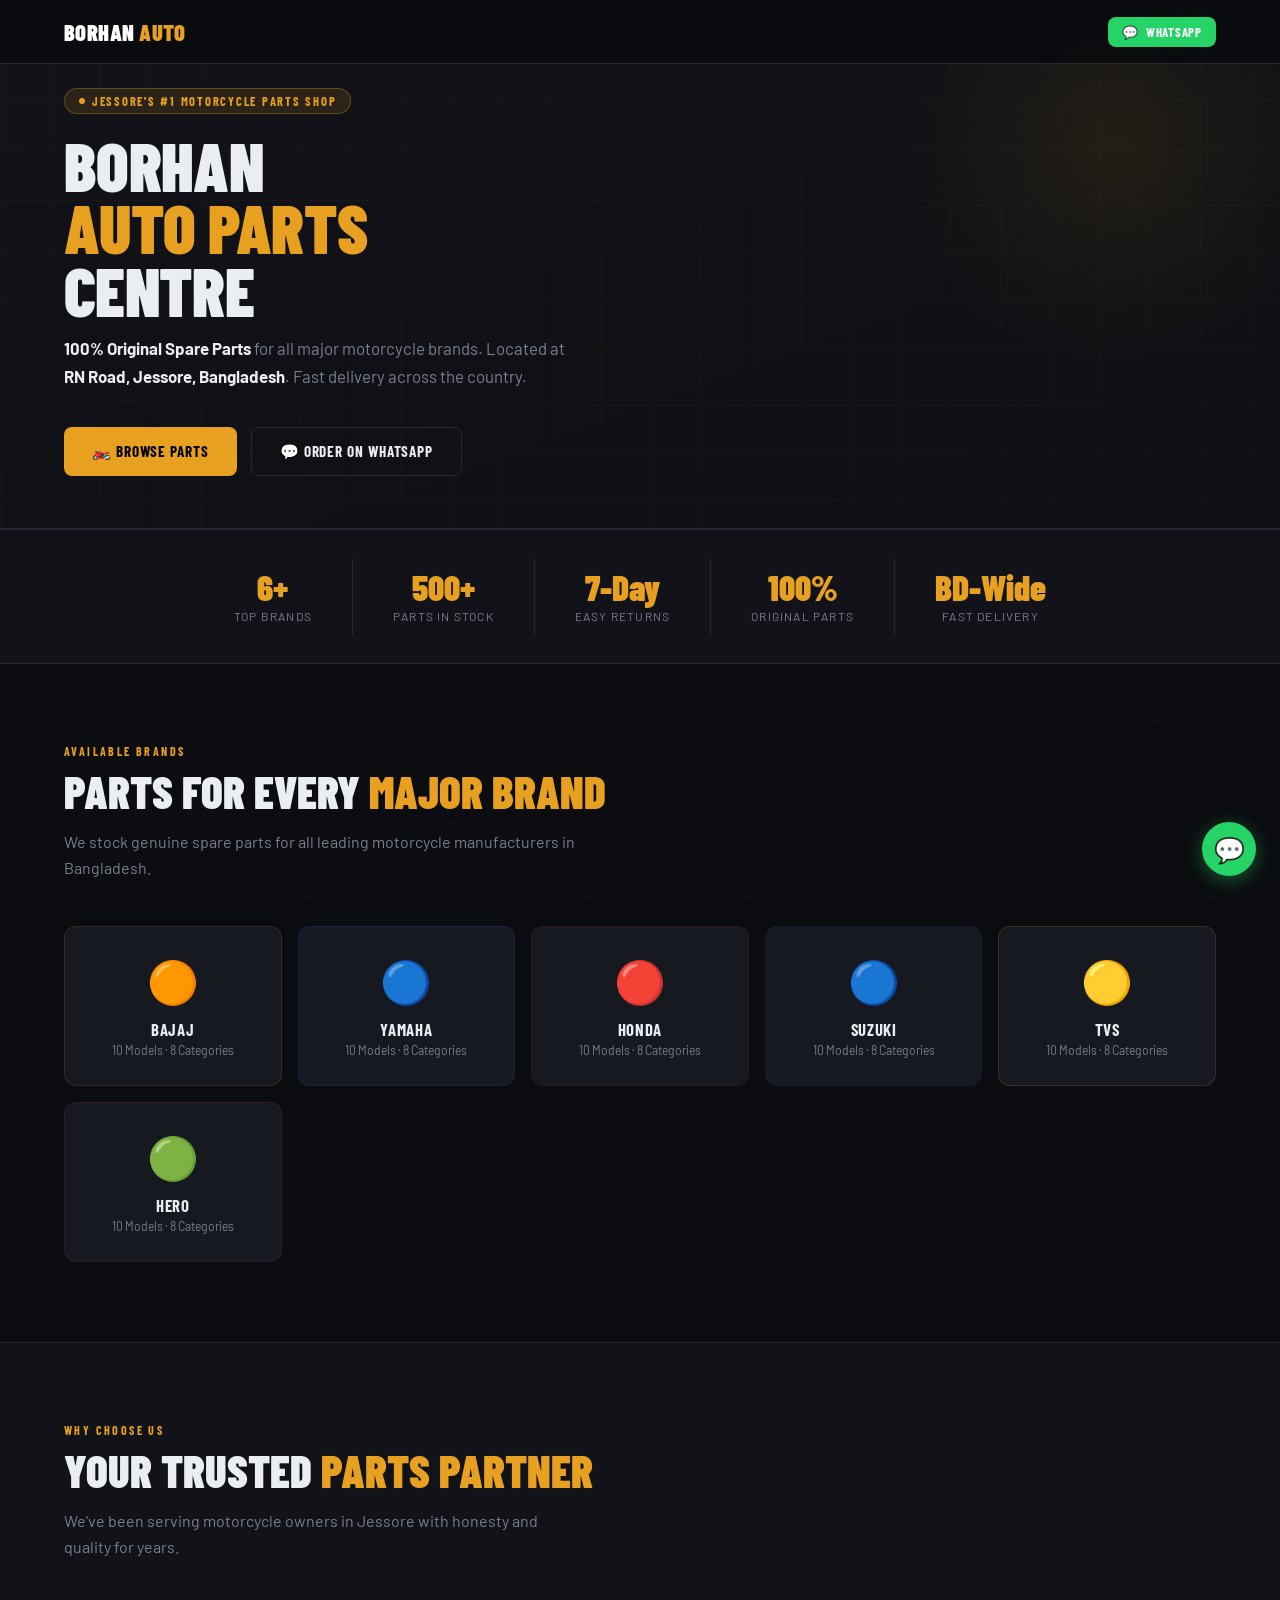
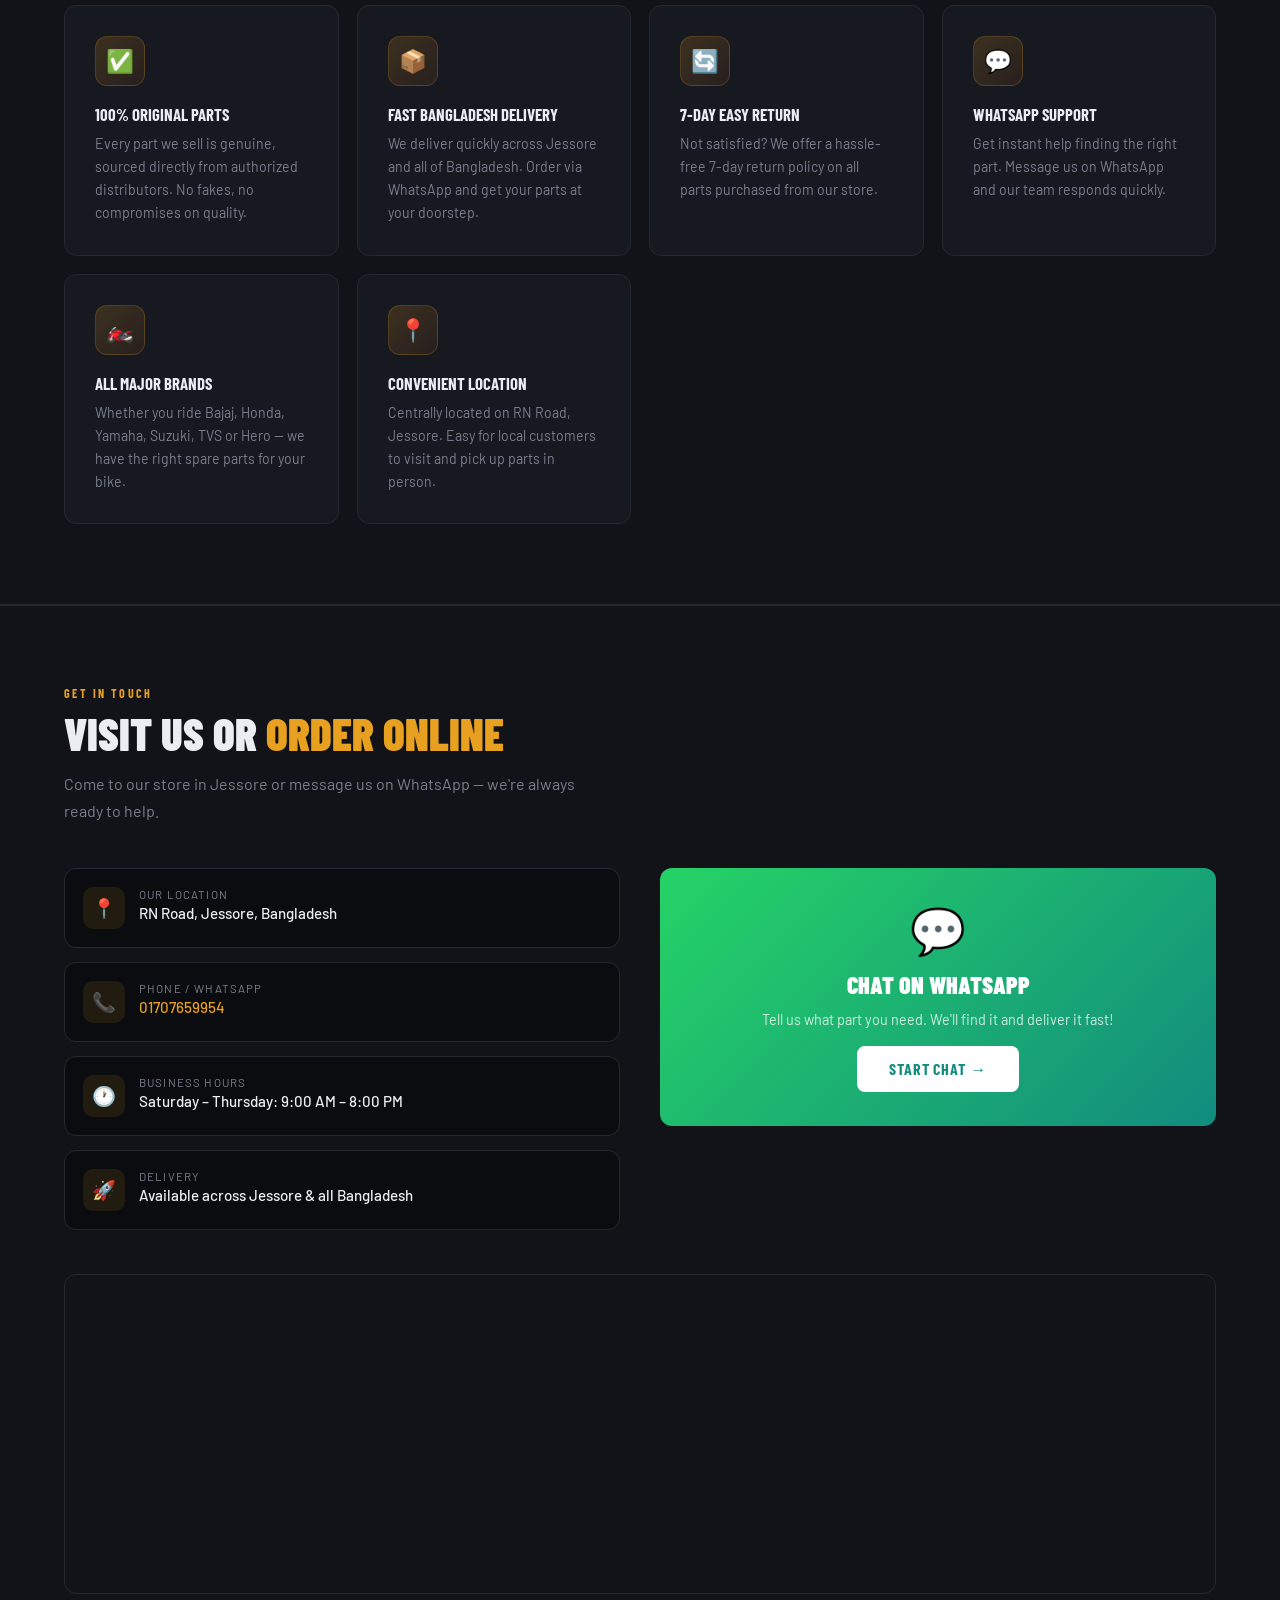
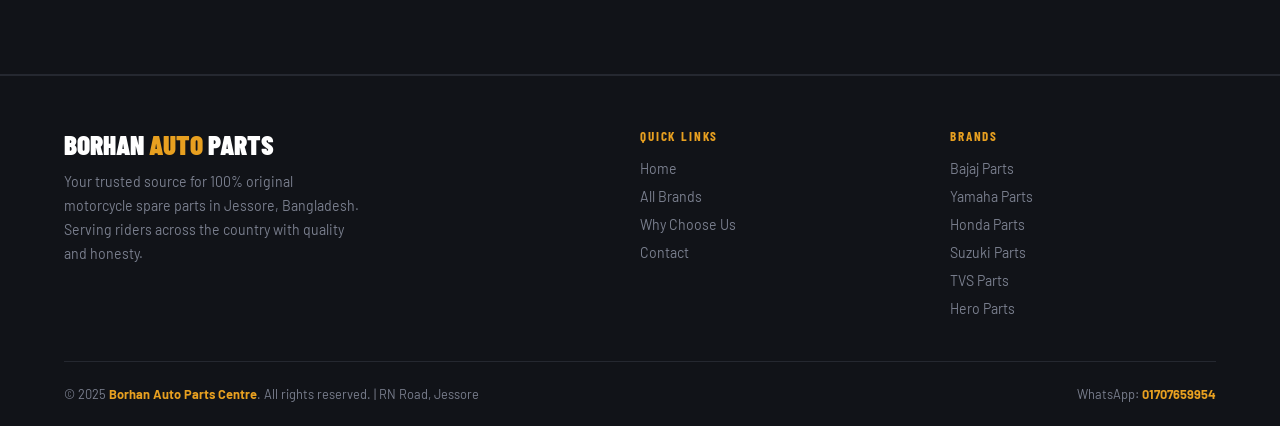
<file: index (1).html>
<!DOCTYPE html>
<html lang="en">
<head>
<meta charset="UTF-8"/>
<meta name="viewport" content="width=device-width,initial-scale=1.0"/>
<title>Borhan Auto Parts Centre | Original Motorcycle Spare Parts – Jessore, Bangladesh</title>
<meta name="description" content="100% original motorcycle spare parts for Bajaj, Yamaha, Honda, Suzuki, TVS, Hero. RN Road, Jessore, Bangladesh. Fast delivery. WhatsApp: 01707659954"/>
<meta name="keywords" content="Borhan Auto Parts, motorcycle spare parts Jessore, Bajaj Yamaha Honda Suzuki TVS Hero parts Bangladesh"/>
<meta property="og:title" content="Borhan Auto Parts Centre | Original Motorcycle Spare Parts – Jessore"/>
<meta property="og:description" content="100% original spare parts. Bajaj, Yamaha, Honda, Suzuki, TVS, Hero. Jessore Bangladesh. WhatsApp 01707659954"/>
<meta property="og:type" content="website"/>
<script type="application/ld+json">{"@context":"https://schema.org","@type":"AutoPartsStore","name":"Borhan Auto Parts Centre","telephone":"+8801707659954","address":{"@type":"PostalAddress","streetAddress":"RN Road","addressLocality":"Jessore","addressCountry":"BD"},"openingHours":"Mo-Sa 09:00-20:00","priceRange":"৳৳"}</script>
<link rel="preconnect" href="https://fonts.googleapis.com"/>
<link href="https://fonts.googleapis.com/css2?family=Barlow+Condensed:wght@400;600;700;900&family=Barlow:wght@300;400;500;600&display=swap" rel="stylesheet"/>
<style>
/* ══ RESET & VARS ══ */
*,*::before,*::after{box-sizing:border-box;margin:0;padding:0}
html{scroll-behavior:smooth}
:root{
  --bg:#0a0c0f;--sur:#111318;--card:#16191f;--bor:#252830;
  --acc:#e8a020;--acc2:#ff6b2b;--tx:#eaedf2;--mu:#7a7f8e;
  --green:#2ecc71;--rad:12px;
  --fh:'Barlow Condensed',sans-serif;--fb:'Barlow',sans-serif;
}
body{background:var(--bg);color:var(--tx);font-family:var(--fb);overflow-x:hidden;min-height:100vh}
body::before{content:'';position:fixed;inset:0;opacity:.4;pointer-events:none;z-index:0;
  background-image:url("data:image/svg+xml,%3Csvg viewBox='0 0 200 200' xmlns='http://www.w3.org/2000/svg'%3E%3Cfilter id='n'%3E%3CfeTurbulence type='fractalNoise' baseFrequency='0.65' numOctaves='3' stitchTiles='stitch'/%3E%3C/filter%3E%3Crect width='100%25' height='100%25' filter='url(%23n)' opacity='0.04'/%3E%3C/svg%3E")}
.page{position:relative;z-index:1;display:none;min-height:100vh}
.page.active{display:block}
.fade-in{animation:fadeUp .35s ease both}
@keyframes fadeUp{from{opacity:0;transform:translateY(16px)}to{opacity:1;transform:translateY(0)}}

/* ══ NAV ══ */
nav{position:fixed;top:0;left:0;right:0;z-index:999;height:64px;
  background:rgba(10,12,15,.96);backdrop-filter:blur(20px);
  border-bottom:1px solid var(--bor);display:flex;align-items:center;
  justify-content:space-between;padding:0 5%;gap:12px}
.logo{font-family:var(--fh);font-weight:900;font-size:1.4rem;color:#fff;
  cursor:pointer;letter-spacing:.02em;text-decoration:none;flex-shrink:0}
.logo span{color:var(--acc)}
.breadcrumb{display:flex;align-items:center;gap:6px;flex:1;flex-wrap:wrap;overflow:hidden}
.crumb{font-family:var(--fh);font-size:.78rem;font-weight:600;letter-spacing:.06em;
  text-transform:uppercase;color:var(--mu);cursor:pointer;background:none;border:none;
  padding:0;transition:color .2s;white-space:nowrap}
.crumb:hover,.crumb.cur{color:var(--acc)}
.sep{color:var(--bor);font-size:.85rem;flex-shrink:0}
.nav-wa{display:inline-flex;align-items:center;gap:7px;background:#25D366;color:#fff;
  font-family:var(--fh);font-weight:700;font-size:.8rem;letter-spacing:.06em;text-transform:uppercase;
  padding:7px 14px;border-radius:8px;text-decoration:none;transition:all .2s;white-space:nowrap;flex-shrink:0}
.nav-wa:hover{background:#1db85a;transform:translateY(-1px)}

/* ══ HERO ══ */
.hero{padding:88px 5% 52px;position:relative;overflow:hidden;border-bottom:1px solid var(--bor)}
.hero-grid{position:absolute;inset:0;pointer-events:none;
  background-image:linear-gradient(rgba(232,160,32,.035) 1px,transparent 1px),
    linear-gradient(90deg,rgba(232,160,32,.035) 1px,transparent 1px);
  background-size:50px 50px}
.hero-glow{position:absolute;top:-80px;right:-60px;width:450px;height:450px;border-radius:50%;
  background:radial-gradient(circle,rgba(232,160,32,.09) 0%,transparent 70%);pointer-events:none}
.hero-inner{position:relative;z-index:1;max-width:680px}
.tag{display:inline-flex;align-items:center;gap:7px;background:rgba(232,160,32,.12);
  border:1px solid rgba(232,160,32,.3);color:var(--acc);font-family:var(--fh);font-size:.78rem;
  font-weight:700;letter-spacing:.14em;text-transform:uppercase;padding:5px 14px;
  border-radius:100px;margin-bottom:20px}
.dot{width:6px;height:6px;border-radius:50%;background:var(--acc);animation:pulse 1.5s infinite;flex-shrink:0}
@keyframes pulse{0%,100%{opacity:1;transform:scale(1)}50%{opacity:.4;transform:scale(1.6)}}
h1{font-family:var(--fh);font-weight:900;font-size:clamp(2.2rem,6vw,4.2rem);
  line-height:.93;text-transform:uppercase;margin-bottom:14px;letter-spacing:-.01em}
h1 em{font-style:normal;color:var(--acc);display:block}
.hero-sub{color:var(--mu);font-size:1.05rem;max-width:520px;margin-bottom:36px;line-height:1.65}
.hero-sub strong{color:var(--tx)}
.hero-btns{display:flex;gap:14px;flex-wrap:wrap}
.btn-primary{display:inline-flex;align-items:center;gap:9px;background:var(--acc);color:#000;
  font-family:var(--fh);font-weight:700;font-size:.95rem;letter-spacing:.06em;text-transform:uppercase;
  padding:14px 28px;border-radius:8px;text-decoration:none;border:none;cursor:pointer;transition:all .2s}
.btn-primary:hover{background:#f5b030;transform:translateY(-2px);box-shadow:0 8px 28px rgba(232,160,32,.3)}
.btn-outline{display:inline-flex;align-items:center;gap:9px;background:transparent;color:var(--tx);
  font-family:var(--fh);font-weight:700;font-size:.95rem;letter-spacing:.06em;text-transform:uppercase;
  padding:14px 28px;border-radius:8px;text-decoration:none;border:1.5px solid var(--bor);
  cursor:pointer;transition:all .2s}
.btn-outline:hover{border-color:var(--acc);color:var(--acc);transform:translateY(-2px)}

/* ══ STATS STRIP ══ */
.stats-strip{background:var(--sur);border-top:1px solid var(--bor);border-bottom:1px solid var(--bor);
  padding:28px 5%;display:flex;justify-content:center;gap:0;flex-wrap:wrap}
.stat-item{text-align:center;padding:12px 40px;border-right:1px solid var(--bor)}
.stat-item:last-child{border-right:none}
.stat-num{font-family:var(--fh);font-weight:900;font-size:2.2rem;color:var(--acc);line-height:1}
.stat-label{font-size:.75rem;color:var(--mu);letter-spacing:.1em;text-transform:uppercase;margin-top:4px}

/* ══ SECTIONS ══ */
section{padding:80px 5%;position:relative;z-index:1}
.sec-label{font-family:var(--fh);font-size:.75rem;font-weight:700;letter-spacing:.2em;
  text-transform:uppercase;color:var(--acc);margin-bottom:10px}
h2{font-family:var(--fh);font-weight:900;font-size:clamp(1.8rem,4vw,2.8rem);
  text-transform:uppercase;line-height:1.05;margin-bottom:14px}
h2 span{color:var(--acc)}
.sec-desc{color:var(--mu);max-width:520px;margin-bottom:44px;font-size:1rem;line-height:1.65}

/* ══ BRAND CARDS (homepage) ══ */
.brands-grid{display:grid;grid-template-columns:repeat(auto-fill,minmax(190px,1fr));gap:16px}
.brand-card{background:var(--card);border:1.5px solid var(--bor);border-radius:var(--rad);
  padding:28px 18px;cursor:pointer;text-align:center;transition:all .25s;position:relative;overflow:hidden}
.brand-card:hover{transform:translateY(-5px)}
.brand-card .bar{position:absolute;bottom:0;left:0;right:0;height:3px;
  background:linear-gradient(90deg,var(--acc),var(--acc2));transform:scaleX(0);
  transform-origin:left;transition:transform .3s}
.brand-card:hover .bar{transform:scaleX(1)}
.card-emoji{font-size:2.6rem;display:block;margin-bottom:12px}
.card-title{font-family:var(--fh);font-weight:700;font-size:1.05rem;text-transform:uppercase;letter-spacing:.04em}
.card-sub{font-size:.76rem;color:var(--mu);margin-top:4px}

/* ══ WHY US ══ */
.why-grid{display:grid;grid-template-columns:repeat(auto-fill,minmax(260px,1fr));gap:18px}
.why-card{background:var(--card);border:1.5px solid var(--bor);border-radius:var(--rad);
  padding:30px;transition:transform .2s}
.why-card:hover{transform:translateY(-3px)}
.why-icon{width:50px;height:50px;border-radius:12px;
  background:linear-gradient(135deg,rgba(232,160,32,.18),rgba(255,107,43,.08));
  border:1px solid rgba(232,160,32,.2);display:flex;align-items:center;
  justify-content:center;font-size:1.4rem;margin-bottom:18px}
.why-title{font-family:var(--fh);font-weight:700;font-size:1.05rem;text-transform:uppercase;margin-bottom:8px}
.why-desc{font-size:.88rem;color:var(--mu);line-height:1.65}

/* ══ CONTACT ══ */
.contact-sec{background:var(--sur);border-top:1px solid var(--bor);border-bottom:1px solid var(--bor)}
.contact-grid{display:grid;grid-template-columns:1fr 1fr;gap:40px;align-items:start}
@media(max-width:700px){.contact-grid{grid-template-columns:1fr}}
.contact-items{display:flex;flex-direction:column;gap:14px}
.contact-item{display:flex;align-items:flex-start;gap:14px;padding:18px;
  background:var(--bg);border:1px solid var(--bor);border-radius:var(--rad)}
.ci-icon{width:42px;height:42px;background:rgba(232,160,32,.1);border-radius:10px;
  display:flex;align-items:center;justify-content:center;font-size:1.2rem;flex-shrink:0}
.ci-lbl{font-size:.72rem;color:var(--mu);text-transform:uppercase;letter-spacing:.1em;margin-bottom:3px}
.ci-val{font-size:.95rem;font-weight:500}
.ci-val a{color:var(--acc);text-decoration:none}
.wa-box{background:linear-gradient(135deg,#25D366,#128C7E);border-radius:var(--rad);
  padding:34px;display:flex;flex-direction:column;align-items:center;text-align:center;gap:12px}
.wa-box-icon{font-size:2.8rem}
.wa-box-title{font-family:var(--fh);font-weight:900;font-size:1.5rem;text-transform:uppercase;color:#fff}
.wa-box-sub{color:rgba(255,255,255,.8);font-size:.9rem}
.wa-box-btn{display:inline-flex;align-items:center;gap:9px;background:#fff;color:#128C7E;
  font-family:var(--fh);font-weight:700;font-size:1rem;text-transform:uppercase;letter-spacing:.06em;
  padding:13px 32px;border-radius:8px;text-decoration:none;transition:all .2s;margin-top:6px}
.wa-box-btn:hover{background:#f0fff4;transform:translateY(-2px);box-shadow:0 6px 20px rgba(0,0,0,.2)}
.map-wrap{border-radius:var(--rad);overflow:hidden;border:1px solid var(--bor);height:320px;margin-top:44px}
.map-wrap iframe{width:100%;height:100%;border:none;filter:invert(90%) hue-rotate(180deg)}

/* ══ FOOTER ══ */
footer{background:var(--sur);border-top:1px solid var(--bor);padding:52px 5% 24px}
.footer-grid{display:grid;grid-template-columns:2fr 1fr 1fr;gap:44px;
  padding-bottom:44px;border-bottom:1px solid var(--bor);margin-bottom:24px}
@media(max-width:680px){.footer-grid{grid-template-columns:1fr;gap:28px}}
.footer-logo{font-family:var(--fh);font-weight:900;font-size:1.7rem;text-transform:uppercase;
  color:#fff;margin-bottom:10px}
.footer-logo span{color:var(--acc)}
.footer-desc{color:var(--mu);font-size:.88rem;line-height:1.7;max-width:300px}
.footer-col-title{font-family:var(--fh);font-weight:700;font-size:.82rem;letter-spacing:.14em;
  text-transform:uppercase;color:var(--acc);margin-bottom:14px}
.footer-links{list-style:none;display:flex;flex-direction:column;gap:9px}
.footer-links a,.footer-links button{color:var(--mu);text-decoration:none;font-size:.88rem;
  transition:color .2s;background:none;border:none;cursor:pointer;padding:0;text-align:left;font-family:var(--fb)}
.footer-links a:hover,.footer-links button:hover{color:var(--tx)}
.footer-bottom{display:flex;justify-content:space-between;align-items:center;flex-wrap:wrap;gap:10px}
.footer-copy{font-size:.8rem;color:var(--mu)}
.footer-copy strong{color:var(--acc)}

/* ══ INNER PAGES ══ */
.inner-page{padding-top:64px}
.inner-hero{padding:48px 5% 40px;position:relative;overflow:hidden;border-bottom:1px solid var(--bor)}
.inner-hero-grid{position:absolute;inset:0;pointer-events:none;
  background-image:linear-gradient(rgba(232,160,32,.03) 1px,transparent 1px),
    linear-gradient(90deg,rgba(232,160,32,.03) 1px,transparent 1px);
  background-size:50px 50px}
.inner-hero-inner{position:relative;z-index:1}
.pgrid{display:grid;gap:14px;padding:32px 5%}
.pgrid-3{grid-template-columns:repeat(auto-fill,minmax(200px,1fr))}
.pgrid-4{grid-template-columns:repeat(auto-fill,minmax(185px,1fr))}
.pgrid-5{grid-template-columns:repeat(auto-fill,minmax(170px,1fr))}

/* model card */
.model-card{background:var(--card);border:1.5px solid var(--bor);border-radius:var(--rad);
  padding:22px 16px;cursor:pointer;text-align:center;transition:all .25s;position:relative;overflow:hidden}
.model-card:hover{transform:translateY(-4px)}
.model-card .bar{position:absolute;bottom:0;left:0;right:0;height:3px;transform:scaleX(0);
  transform-origin:left;transition:transform .3s}
.model-card:hover .bar{transform:scaleX(1)}

/* cat card */
.cat-card{background:var(--card);border:1.5px solid var(--bor);border-radius:var(--rad);
  padding:18px 16px;cursor:pointer;display:flex;align-items:center;gap:13px;transition:all .25s}
.cat-card:hover{transform:translateY(-3px)}
.cat-icon-box{width:44px;height:44px;border-radius:10px;background:rgba(232,160,32,.12);
  display:flex;align-items:center;justify-content:center;font-size:1.35rem;flex-shrink:0}
.cat-name{font-family:var(--fh);font-weight:700;font-size:.95rem;text-transform:uppercase}
.cat-count{font-size:.75rem;color:var(--mu);margin-top:2px}

/* search */
.search-wrap{padding:18px 5% 0}
.search-wrap input{width:100%;max-width:420px;background:var(--sur);border:1.5px solid var(--bor);
  border-radius:8px;color:var(--tx);font-family:var(--fb);font-size:.95rem;padding:10px 14px;
  outline:none;transition:border-color .2s}
.search-wrap input:focus{border-color:var(--acc)}

/* part card */
.part-card{background:var(--card);border:1.5px solid var(--bor);border-radius:var(--rad);
  padding:16px;cursor:pointer;transition:all .25s}
.part-card:hover{transform:translateY(-3px)}
.pt-top{display:flex;justify-content:space-between;align-items:flex-start;margin-bottom:8px}
.pt-name{font-family:var(--fh);font-weight:700;font-size:.92rem;text-transform:uppercase;
  letter-spacing:.03em;flex:1;margin-right:7px;line-height:1.25}
.pt-price{font-family:var(--fh);font-weight:900;font-size:1.1rem;color:var(--acc);white-space:nowrap}
.pt-sku{font-size:.68rem;color:var(--mu);margin-bottom:7px;font-family:monospace;letter-spacing:.04em}
.pt-bot{display:flex;justify-content:space-between;align-items:center}
.stock-badge{display:inline-flex;align-items:center;gap:5px;background:rgba(46,204,113,.1);
  border:1px solid rgba(46,204,113,.25);color:var(--green);font-size:.7rem;
  font-family:var(--fh);font-weight:700;letter-spacing:.08em;text-transform:uppercase;
  padding:3px 8px;border-radius:100px}
.sdot{width:5px;height:5px;border-radius:50%;background:var(--green)}
.ct-lbl{font-size:.72rem;color:var(--mu)}
.wa-order-btn{display:flex;align-items:center;justify-content:center;gap:7px;background:#25D366;
  color:#fff;font-family:var(--fh);font-weight:700;font-size:.76rem;text-transform:uppercase;
  letter-spacing:.06em;padding:7px 10px;border-radius:7px;border:none;cursor:pointer;
  width:100%;margin-top:10px;transition:all .2s}
.wa-order-btn:hover{background:#1db85a}
.no-res{grid-column:1/-1;text-align:center;padding:60px 0;color:var(--mu)}
.no-res .big{font-size:3rem;margin-bottom:10px}
.no-res p{font-family:var(--fh);font-size:1.1rem;text-transform:uppercase}

/* product detail */
.det-wrap{padding:32px 5%;max-width:1100px;margin:0 auto}
.det-grid{display:grid;grid-template-columns:1fr 1.2fr;gap:34px;align-items:start}
@media(max-width:700px){.det-grid{grid-template-columns:1fr}.breadcrumb{display:none}}
.img-box{background:var(--card);border:1.5px solid var(--bor);border-radius:16px;aspect-ratio:1;
  display:flex;flex-direction:column;align-items:center;justify-content:center;
  gap:12px;position:relative;overflow:hidden}
.img-bg-grid{position:absolute;inset:0;pointer-events:none;
  background-image:linear-gradient(rgba(232,160,32,.03) 1px,transparent 1px),
    linear-gradient(90deg,rgba(232,160,32,.03) 1px,transparent 1px);
  background-size:28px 28px}
.img-emoji{font-size:5.5rem;position:relative;z-index:1}
.img-lbl{font-family:var(--fh);font-size:.82rem;color:var(--mu);text-transform:uppercase;
  letter-spacing:.1em;position:relative;z-index:1;text-align:center;padding:0 10px}
.meta-grid{display:grid;grid-template-columns:1fr 1fr;gap:9px;margin-top:13px}
.meta-item{background:var(--sur);border:1px solid var(--bor);border-radius:9px;padding:11px 13px}
.meta-lbl{font-size:.68rem;color:var(--mu);text-transform:uppercase;letter-spacing:.1em;margin-bottom:3px}
.meta-val{font-family:var(--fh);font-weight:700;font-size:.9rem}
.det-brand-tag{display:inline-flex;align-items:center;gap:7px;border:1px solid rgba(232,160,32,.25);
  color:var(--acc);font-family:var(--fh);font-size:.74rem;font-weight:700;letter-spacing:.14em;
  text-transform:uppercase;padding:3px 13px;border-radius:100px;margin-bottom:12px;background:rgba(232,160,32,.1)}
.det-name{font-family:var(--fh);font-weight:900;font-size:clamp(1.5rem,3vw,2.3rem);
  text-transform:uppercase;line-height:1.05;margin-bottom:5px}
.det-model{font-size:.86rem;color:var(--mu);margin-bottom:16px}
.price-row{display:flex;align-items:baseline;gap:13px;margin-bottom:16px}
.det-price{font-family:var(--fh);font-weight:900;font-size:2.1rem;color:var(--acc)}
.det-desc{color:#9aa0af;line-height:1.75;margin-bottom:16px;font-size:.93rem}
.wa-big-btn{display:inline-flex;align-items:center;justify-content:center;gap:9px;
  background:#25D366;color:#fff;font-family:var(--fh);font-weight:700;font-size:.95rem;
  text-transform:uppercase;letter-spacing:.06em;padding:13px 24px;border-radius:9px;
  text-decoration:none;transition:all .2s;width:100%;border:none;cursor:pointer}
.wa-big-btn:hover{background:#1db85a;transform:translateY(-2px);box-shadow:0 8px 22px rgba(37,211,102,.3)}
.notes-box{font-size:.83rem;color:var(--mu);margin-bottom:16px;padding:10px 13px;
  background:rgba(232,160,32,.06);border-radius:8px;border-left:3px solid var(--acc);line-height:1.6}

/* admin */
.admin-lock{background:var(--card);border:1.5px solid var(--bor);border-radius:13px;
  padding:26px;margin-top:20px;text-align:center}
.lock-icon{font-size:2.3rem;margin-bottom:8px}
.lock-title{font-family:var(--fh);font-weight:700;font-size:.95rem;text-transform:uppercase;
  letter-spacing:.1em;color:var(--mu);margin-bottom:14px}
.lock-input{width:100%;max-width:260px;background:var(--bg);border:1.5px solid var(--bor);
  border-radius:8px;color:var(--tx);font-family:var(--fb);font-size:.95rem;
  padding:9px 14px;outline:none;transition:border-color .2s;text-align:center;
  letter-spacing:.2em;margin-bottom:10px}
.lock-input:focus{border-color:var(--acc)}
.lock-btn{background:var(--acc);color:#000;font-family:var(--fh);font-weight:700;
  font-size:.9rem;text-transform:uppercase;letter-spacing:.08em;padding:9px 26px;
  border-radius:8px;border:none;cursor:pointer;transition:all .2s}
.lock-btn:hover{background:#f5b030}
.lock-err{color:#e74c3c;font-size:.8rem;margin-top:7px;display:none}
.edit-section{background:var(--card);border:1.5px solid var(--bor);border-radius:13px;padding:22px;margin-top:20px}
.edit-head{display:flex;justify-content:space-between;align-items:center;margin-bottom:16px}
.edit-title{font-family:var(--fh);font-weight:700;font-size:.9rem;text-transform:uppercase;
  letter-spacing:.1em;color:var(--acc)}
.logout-btn{background:rgba(231,76,60,.12);color:#e74c3c;border:1px solid rgba(231,76,60,.25);
  font-family:var(--fh);font-size:.72rem;font-weight:700;text-transform:uppercase;
  letter-spacing:.08em;padding:5px 11px;border-radius:6px;cursor:pointer;transition:all .2s}
.logout-btn:hover{background:rgba(231,76,60,.22)}
.fl{display:block;font-size:.7rem;color:var(--mu);text-transform:uppercase;
  letter-spacing:.1em;margin-bottom:5px}
.fi{width:100%;background:var(--bg);border:1.5px solid var(--bor);border-radius:7px;
  color:var(--tx);font-family:var(--fb);font-size:.9rem;padding:9px 13px;
  outline:none;transition:border-color .2s;margin-bottom:12px}
.fi:focus{border-color:var(--acc)}
.fta{width:100%;background:var(--bg);border:1.5px solid var(--bor);border-radius:7px;
  color:var(--tx);font-family:var(--fb);font-size:.9rem;padding:9px 13px;
  outline:none;resize:vertical;min-height:88px;transition:border-color .2s;margin-bottom:12px}
.fta:focus{border-color:var(--acc)}
.field-row{display:grid;grid-template-columns:1fr 1fr;gap:10px}
.save-btn{background:var(--acc);color:#000;font-family:var(--fh);font-weight:700;
  font-size:.9rem;text-transform:uppercase;letter-spacing:.06em;padding:11px 26px;
  border-radius:7px;border:none;cursor:pointer;transition:all .2s;
  display:inline-flex;align-items:center;gap:7px}
.save-btn:hover{background:#f5b030;transform:translateY(-1px)}
.saved-ok{display:none;align-items:center;gap:6px;background:rgba(46,204,113,.13);
  border:1px solid rgba(46,204,113,.28);color:var(--green);font-family:var(--fh);
  font-size:.8rem;font-weight:700;letter-spacing:.08em;text-transform:uppercase;
  padding:7px 13px;border-radius:7px;margin-left:10px}

/* float wa */
.float-wa{position:fixed;bottom:24px;right:24px;width:54px;height:54px;border-radius:50%;
  background:#25D366;display:flex;align-items:center;justify-content:center;
  font-size:1.55rem;text-decoration:none;box-shadow:0 4px 18px rgba(37,211,102,.4);
  z-index:997;transition:all .2s}
.float-wa:hover{transform:scale(1.1);box-shadow:0 7px 26px rgba(37,211,102,.5)}

@media(max-width:540px){
  .stats-strip{gap:0}.stat-item{padding:10px 18px;border-right:none;border-bottom:1px solid var(--bor)}
  .stat-item:last-child{border-bottom:none}
  .hero-btns{flex-direction:column}.btn-primary,.btn-outline{justify-content:center}
  .nav-wa span{display:none}
}
</style>
</head>
<body>

<!-- NAV -->
<nav>
  <a class="logo" onclick="goHome()">BORHAN <span>AUTO</span></a>
  <div class="breadcrumb" id="breadcrumb"></div>
  <a class="nav-wa" href="https://wa.me/8801707659954" target="_blank">💬 <span>WhatsApp</span></a>
</nav>

<!-- PAGES -->
<div class="page active" id="pg-home"></div>
<div class="page" id="pg-brands"></div>
<div class="page" id="pg-models"></div>
<div class="page" id="pg-categories"></div>
<div class="page" id="pg-parts"></div>
<div class="page" id="pg-product"></div>

<!-- FLOAT WA -->
<a class="float-wa" href="https://wa.me/8801707659954" target="_blank" title="Order on WhatsApp">💬</a>

<script>
/* ════════════════════════════════
   ADMIN PASSWORD — CHANGE THIS
════════════════════════════════ */
const ADMIN_PASS = 'borhan2024';

/* ════════════════════════════════
   DATA
════════════════════════════════ */
const BRANDS = {
  Bajaj:{color:'#ff6b2b',emoji:'🟠',
    models:['Pulsar NS160','Pulsar NS200','Pulsar 150','Pulsar 220F','Avenger 150','Avenger 220','CT100','Platina 100','Discover 125','Dominar 400'],
    cats:{Engine:['Piston Kit','Piston Ring Set','Cylinder Head','Valve Set','Camshaft','Crankshaft','Engine Gasket Kit','Oil Filter','Engine Oil Seal','Timing Chain'],
      Suspension:['Front Fork Assembly','Rear Shock Absorber','Fork Oil Seal','Fork Spring','Steering Bearing Kit','Swingarm Bush'],
      Brakes:['Front Brake Disc','Rear Brake Drum','Brake Pad Set','Brake Cable','Master Cylinder','Brake Lever'],
      Electrical:['CDI Unit','Ignition Coil','Spark Plug','Headlight Bulb','Battery','Rectifier Regulator','Stator Coil','Horn','Flasher Relay'],
      'Fuel System':['Carburetor','Fuel Tank','Fuel Cock','Air Filter','Fuel Pipe','Choke Cable'],
      Transmission:['Drive Chain','Front Sprocket','Rear Sprocket','Chain Kit','Clutch Plate Set','Clutch Cable','Gear Shift Fork'],
      'Body Parts':['Front Fairing','Rear Panel','Fuel Tank Cover','Front Mudguard','Rear Mudguard','Side Panel','Seat','Headlight Visor'],
      Cooling:['Radiator','Water Pump','Thermostat','Coolant Reservoir','Radiator Cap']}},
  Yamaha:{color:'#1a5eff',emoji:'🔵',
    models:['FZS V3','FZS V2','FZ-S Fi','R15 V4','R15 V3','MT-15','Fazer FI','Saluto','YBR 125','Crux R'],
    cats:{Engine:['Piston Kit','Cylinder Head','Valve Set','Camshaft','Crankshaft Bearing','Engine Gasket Set','Oil Filter','Timing Belt','Oil Pump','Rocker Arm'],
      Suspension:['Front Fork Set','Rear Shock Absorber','Fork Seal Kit','Steering Stem Bearing','Front Fork Oil','Rear Suspension Link'],
      Brakes:['Front Disc Rotor','Rear Disc Drum','Brake Pad Set','Brake Fluid','Brake Caliper','ABS Sensor'],
      Electrical:['CDI ECU Unit','Spark Plug','Battery','Stator Coil','Regulator Rectifier','Headlight Assembly','Turn Signal','Tail Light'],
      'Fuel System':['Fuel Injector','Carburetor','Fuel Pump','Air Filter','Fuel Tank','Air Box Assembly','Throttle Body'],
      Transmission:['Chain Kit DID','Front Sprocket','Rear Sprocket','Clutch Disc Set','Clutch Spring','Gear Fork Set','Primary Drive Gear'],
      'Body Parts':['Front Cowl','Side Cowl','Rear Panel','Fuel Tank Cowl','Front Fender','Rear Fender','Side Mirrors','Seat Cowl'],
      Cooling:['Radiator Assembly','Coolant Hose Set','Water Pump Impeller','Thermostat Valve','Radiator Fan']}},
  Honda:{color:'#cc0000',emoji:'🔴',
    models:['CB Hornet 160R','CB Shine','CB Shine SP','Livo','Dream Neo','Unicorn 160','X-Blade','Navi','CB300R','CB500F'],
    cats:{Engine:['Piston Kit','Cylinder Liner','Head Gasket','Valve Stem Seal','Crankshaft','Camshaft Chain','Oil Filter','Engine Mount Bolt Set','Cylinder Head Bolt','Rocker Arm Assembly'],
      Suspension:['Telescopic Fork','Monoshock Absorber','Fork Oil Seal','Pro-Link Bearing','Steering Cone Set','Front Axle'],
      Brakes:['Combi Brake System','Disc Pad','Drum Shoe','Brake Hose','Brake Switch','Caliper Piston'],
      Electrical:['PGM-Fi ECU','Ignition Switch','Spark Plug Iridium','Battery MF','Charging Coil','Meter Assembly','LED Headlight','Kill Switch'],
      'Fuel System':['PGM-Fi Injector','Air Cleaner','Fuel Tank','Fuel Pump Module','Throttle Body','EVAP System'],
      Transmission:['RK Chain Kit','Sprocket Set','Clutch Friction Disc','Clutch Spring','Drive Shaft Oil Seal','Gear Shift Cam'],
      'Body Parts':['Front Cowl','Tank Shroud','Side Cover','Front Fender','Rear Fender','Under Cowl','Grab Rail','Windscreen'],
      Cooling:['Radiator','Coolant','Water Pump Body','Fan Motor','Temperature Sensor','Coolant Pipe']}},
  Suzuki:{color:'#003399',emoji:'🔵',
    models:['Gixxer SF','Gixxer 155','Hayate EP','Access 125','Burgman Street','GSX-S150','Bandit 150','Lets 110','Swish 125','Address 110'],
    cats:{Engine:['Piston Assembly','Cylinder Kit','Head Gasket Set','Valve Assembly','Crankshaft Assy','Oil Filter Element','Engine Bolt Kit','Cam Chain Tensioner','Oil Pump Rotor','Cylinder Head Cover'],
      Suspension:['Front Fork Inner Tube','Rear Shock Unit','Fork Dust Seal','Linkage Bearing','Steering Head Race','Bottom Link'],
      Brakes:['Disc Brake Pad','Drum Brake Shoe','Brake Master Cylinder','Front Caliper Assy','Brake Lever Set','Brake Light Switch'],
      Electrical:['Fuel Injection ECU','Ignition Coil','NGK Spark Plug','Battery','Voltage Regulator','Combination Meter','Tail Light LED','Signal Relay'],
      'Fuel System':['Fuel Injector Assy','Air Filter Element','Fuel Tank Assy','Intake Manifold','Throttle Body Assy','Fuel Hose'],
      Transmission:['Drive Chain Set','Sprocket Front','Sprocket Rear','Clutch Disc Kit','Clutch Cover Gasket','Transmission Oil Seal'],
      'Body Parts':['Headlamp Visor','Side Fairing','Rear Fender','Seat Assembly','Inner Panel','Tank Cover','Front Cowling','Foot Peg Set'],
      Cooling:['Radiator Assy','Coolant 1L','Radiator Hose','Water Pump Cover','Thermostat Housing']}},
  TVS:{color:'#f5a623',emoji:'🟡',
    models:['Apache RTR 160 4V','Apache RTR 200 4V','Apache RR 310','Raider 125','Ntorq 125','Jupiter 110','XL100','Star City Plus','Sport','Metro Plus'],
    cats:{Engine:['Piston Kit','Cylinder Head Assy','Valve Seat','Timing Chain Kit','Crankshaft Bearing','Head Gasket','Oil Filter','Engine Oil Seal Set','Carburetor Jet Kit','Engine Mounting Rubber'],
      Suspension:['Front Fork Assembly','Rear Monoshock','Fork Seal Kit','Steering Bearing','Suspension Bush','Front Axle Nut'],
      Brakes:['Petal Disc Rotor','ABS Module','Brake Pad','Drum Shoes','Brake Cable Set','Hydraulic Hose','Caliper Pin'],
      Electrical:['RTR ECU','Racing Spark Plug','Battery MF','Stator Coil','Voltage Regulator','Digital Meter','LED DRL Strip','Horn'],
      'Fuel System':['Carb Assembly','Fuel Injector','Air Filter','Fuel Tank','Fuel Tap','Fuel Line Kit','Air Box Lid'],
      Transmission:['Chain Kit Gold','Front Sprocket 14T','Rear Sprocket 40T','Clutch Kit','Clutch Cable','Primary Gear','Gear Shaft'],
      'Body Parts':['Front Fairing','Belly Pan','Tank Extensions','Rear Hugger','Front Fender','Side Panels','Pillion Grab Bar','Visor'],
      Cooling:['Radiator Assembly','Fan Motor','Coolant','Water Pump','Hose Clamp Set']}},
  Hero:{color:'#e11d48',emoji:'🟢',
    models:['Splendor Plus','Splendor Pro','HF Deluxe','Passion Pro','Glamour','Xpulse 200','Xtreme 160R','Destini 125','Maestro Edge','Pleasure Plus'],
    cats:{Engine:['Piston Kit','Cylinder Kit','Cylinder Head','Valve Set','Crankshaft','Engine Gasket Set','Oil Filter','Timing Chain','Rocker Arm','Engine Oil Seal'],
      Suspension:['Telescopic Fork','Rear Shock Absorber','Fork Oil Seal','Bearing Set','Front Axle','Rear Axle'],
      Brakes:['Drum Brake Shoe','Disc Brake Pad','Brake Cable Set','Brake Lever','Brake Panel','Brake Cam'],
      Electrical:['CDI Module','Spark Plug','Battery','Ignition Coil','Charging Coil','Digital Meter','LED Headlight','Turn Indicator'],
      'Fuel System':['Carburetor Assy','Air Filter','Fuel Tank','Fuel Tap','Fuel Pipe','Choke Assembly','Air Box'],
      Transmission:['Chain Kit','Front Sprocket','Rear Sprocket','Clutch Plate Set','Clutch Spring','Gear Box Kit','Primary Shaft'],
      'Body Parts':['Headlight Visor','Leg Shield','Side Panel','Rear Grab Rail','Front Mudguard','Rear Mudguard','Seat Foam','Fuel Tank Cap'],
      Cooling:['Oil Cooler','Cooling Fin Set','Temperature Switch']}}
};

const CAT_ICONS={Engine:'🔧',Suspension:'🛞',Brakes:'🛑',Electrical:'⚡','Fuel System':'⛽',Transmission:'⚙️','Body Parts':'🛡️',Cooling:'🌡️'};

/* ════════════════════════════════
   STATE & HISTORY
════════════════════════════════ */
let S={page:'home',brand:null,model:null,cat:null,part:null,adminUnlocked:false};
let _histPushed = false;

/* ════════════════════════════════
   BROWSER BACK/FORWARD SUPPORT
════════════════════════════════ */
window.addEventListener('popstate', function(e){
  if(e.state && e.state.page){
    const st = e.state;
    S = {...S, page:st.page, brand:st.brand||null, model:st.model||null,
         cat:st.cat||null, part:st.part||null, adminUnlocked:false};
    _histPushed = true; // don't push again
    renderCurrentPage();
    updateBreadcrumb();
    _histPushed = false;
  } else {
    S={page:'home',brand:null,model:null,cat:null,part:null,adminUnlocked:false};
    renderCurrentPage();
    updateBreadcrumb();
  }
});

function pushState(page, extra){
  if(_histPushed) return;
  const st={page, brand:S.brand, model:S.model, cat:S.cat, part:S.part, ...extra};
  history.pushState(st, '', '#'+page+(S.brand?'/'+encodeURIComponent(S.brand):''));
}

/* ════════════════════════════════
   HELPERS
════════════════════════════════ */
function h(s){let v=0;for(let c of s)v=(v*31+c.charCodeAt(0))&0xffff;return v;}
function calcPrice(b,m,p){return 150+(h(b+m+p)%4351);}
function calcStock(b,m,p){return[3,5,8,12,15,20,25][h(b+m+p+b)%7];}
function calcSku(b,m,p){
  const B=b.slice(0,2).toUpperCase(),M=m.replace(/\s/g,'').slice(0,3).toUpperCase(),P=p.replace(/\s/g,'').slice(0,3).toUpperCase();
  return `${B}-${M}-${P}${(h(b+m+p)&0xfff).toString(16).toUpperCase().padStart(3,'0')}`;
}
function skey(b,m,p){return'bap_'+calcSku(b,m,p);}
function loadPart(b,m,p){try{return JSON.parse(localStorage.getItem(skey(b,m,p)))||{};}catch{return{};}}
function savePart(b,m,p,d){localStorage.setItem(skey(b,m,p),JSON.stringify(d));}

function showPage(id){
  document.querySelectorAll('.page').forEach(p=>{p.classList.remove('active');});
  const pg=document.getElementById('pg-'+id);
  pg.classList.add('active');
  pg.classList.remove('fade-in');
  void pg.offsetWidth;
  pg.classList.add('fade-in');
  window.scrollTo({top:0,behavior:'smooth'});
}

function renderCurrentPage(){
  switch(S.page){
    case 'home': renderHome(); showPage('home'); break;
    case 'brands': renderBrands(); showPage('brands'); break;
    case 'models': renderModels(); showPage('models'); break;
    case 'categories': renderCategories(); showPage('categories'); break;
    case 'parts': renderParts(); showPage('parts'); break;
    case 'product': renderProduct(); showPage('product'); break;
  }
}

/* ════════════════════════════════
   BREADCRUMB
════════════════════════════════ */
function updateBreadcrumb(){
  const bc=document.getElementById('breadcrumb');
  const items=[];
  if(S.page!=='home') items.push({l:'Brands',fn:'navBrands'});
  if(S.brand) items.push({l:S.brand,fn:'navModels'});
  if(S.model) items.push({l:S.model,fn:'navCats'});
  if(S.cat) items.push({l:S.cat,fn:'navParts'});
  if(S.part) items.push({l:S.part.length>18?S.part.slice(0,16)+'…':S.part,fn:null});
  bc.innerHTML=items.map((c,i)=>`
    ${i>0?'<span class="sep">›</span>':''}
    <button class="crumb${i===items.length-1?' cur':''}" ${c.fn?`onclick="${c.fn}()"`:''}>${c.l}</button>
  `).join('');
}

/* ════════════════════════════════
   NAV FUNCTIONS
════════════════════════════════ */
function goHome(){S={page:'home',brand:null,model:null,cat:null,part:null,adminUnlocked:false};pushState('home');renderHome();updateBreadcrumb();showPage('home');}
function navBrands(){S={...S,page:'brands',brand:null,model:null,cat:null,part:null,adminUnlocked:false};pushState('brands');renderBrands();updateBreadcrumb();showPage('brands');}
function navModels(){S={...S,page:'models',model:null,cat:null,part:null,adminUnlocked:false};pushState('models');renderModels();updateBreadcrumb();showPage('models');}
function navCats(){S={...S,page:'categories',cat:null,part:null,adminUnlocked:false};pushState('categories');renderCategories();updateBreadcrumb();showPage('categories');}
function navParts(){S={...S,page:'parts',part:null,adminUnlocked:false};pushState('parts');renderParts();updateBreadcrumb();showPage('parts');}

function selectBrand(b){S={...S,page:'models',brand:b,model:null,cat:null,part:null};pushState('models');renderModels();updateBreadcrumb();showPage('models');}
function selectModel(m){S={...S,page:'categories',model:m,cat:null,part:null};pushState('categories');renderCategories();updateBreadcrumb();showPage('categories');}
function selectCat(c){S={...S,page:'parts',cat:c,part:null};pushState('parts');renderParts();updateBreadcrumb();showPage('parts');}
function selectPart(p){S={...S,page:'product',part:p};pushState('product');renderProduct();updateBreadcrumb();showPage('product');}
function waOrder(p){
  const sk=calcSku(S.brand,S.model,p),pr=calcPrice(S.brand,S.model,p);
  window.open('https://wa.me/8801707659954?text='+encodeURIComponent(`I want to order:\nPart: ${p}\nBike: ${S.brand} ${S.model}\nSKU: ${sk}\nPrice: ৳${pr.toLocaleString()}`),'_blank');
}

/* ════════════════════════════════
   PAGE: HOME
════════════════════════════════ */
function renderHome(){
  document.getElementById('pg-home').innerHTML=`
  <!-- HERO -->
  <div class="hero" style="background:linear-gradient(160deg,#111318 0%,#0d0f13 100%)">
    <div class="hero-grid"></div>
    <div class="hero-glow"></div>
    <div class="hero-inner">
      <div class="tag"><span class="dot"></span> Jessore's #1 Motorcycle Parts Shop</div>
      <h1>Borhan<em>Auto Parts</em>Centre</h1>
      <p class="hero-sub"><strong>100% Original Spare Parts</strong> for all major motorcycle brands. Located at <strong>RN Road, Jessore, Bangladesh</strong>. Fast delivery across the country.</p>
      <div class="hero-btns">
        <button class="btn-primary" onclick="navBrands()">🏍️ Browse Parts</button>
        <a class="btn-outline" href="https://wa.me/8801707659954" target="_blank">💬 Order on WhatsApp</a>
      </div>
    </div>
  </div>

  <!-- STATS -->
  <div class="stats-strip">
    <div class="stat-item"><div class="stat-num">6+</div><div class="stat-label">Top Brands</div></div>
    <div class="stat-item"><div class="stat-num">500+</div><div class="stat-label">Parts In Stock</div></div>
    <div class="stat-item"><div class="stat-num">7-Day</div><div class="stat-label">Easy Returns</div></div>
    <div class="stat-item"><div class="stat-num">100%</div><div class="stat-label">Original Parts</div></div>
    <div class="stat-item"><div class="stat-num">BD-Wide</div><div class="stat-label">Fast Delivery</div></div>
  </div>

  <!-- BRANDS SECTION -->
  <section>
    <div class="sec-label">Available Brands</div>
    <h2>Parts for Every <span>Major Brand</span></h2>
    <p class="sec-desc">We stock genuine spare parts for all leading motorcycle manufacturers in Bangladesh.</p>
    <div class="brands-grid">
      ${Object.entries(BRANDS).map(([name,info])=>`
        <div class="brand-card" onclick="selectBrand('${name}')"
          style="border-color:${info.color}28"
          onmouseover="this.style.borderColor='${info.color}80';this.style.boxShadow='0 13px 38px ${info.color}20';this.querySelector('.bar').style.transform='scaleX(1)'"
          onmouseout="this.style.borderColor='${info.color}28';this.style.boxShadow='none';this.querySelector('.bar').style.transform='scaleX(0)'">
          <span class="card-emoji">${info.emoji}</span>
          <div class="card-title">${name}</div>
          <div class="card-sub">${info.models.length} Models · ${Object.keys(info.cats).length} Categories</div>
          <div class="bar" style="background:linear-gradient(90deg,${info.color},${info.color}77)"></div>
        </div>`).join('')}
    </div>
  </section>

  <!-- WHY US -->
  <section style="background:var(--sur);border-top:1px solid var(--bor);border-bottom:1px solid var(--bor)">
    <div class="sec-label">Why Choose Us</div>
    <h2>Your Trusted <span>Parts Partner</span></h2>
    <p class="sec-desc">We've been serving motorcycle owners in Jessore with honesty and quality for years.</p>
    <div class="why-grid">
      <div class="why-card"><div class="why-icon">✅</div><div class="why-title">100% Original Parts</div><div class="why-desc">Every part we sell is genuine, sourced directly from authorized distributors. No fakes, no compromises on quality.</div></div>
      <div class="why-card"><div class="why-icon">📦</div><div class="why-title">Fast Bangladesh Delivery</div><div class="why-desc">We deliver quickly across Jessore and all of Bangladesh. Order via WhatsApp and get your parts at your doorstep.</div></div>
      <div class="why-card"><div class="why-icon">🔄</div><div class="why-title">7-Day Easy Return</div><div class="why-desc">Not satisfied? We offer a hassle-free 7-day return policy on all parts purchased from our store.</div></div>
      <div class="why-card"><div class="why-icon">💬</div><div class="why-title">WhatsApp Support</div><div class="why-desc">Get instant help finding the right part. Message us on WhatsApp and our team responds quickly.</div></div>
      <div class="why-card"><div class="why-icon">🏍️</div><div class="why-title">All Major Brands</div><div class="why-desc">Whether you ride Bajaj, Honda, Yamaha, Suzuki, TVS or Hero — we have the right spare parts for your bike.</div></div>
      <div class="why-card"><div class="why-icon">📍</div><div class="why-title">Convenient Location</div><div class="why-desc">Centrally located on RN Road, Jessore. Easy for local customers to visit and pick up parts in person.</div></div>
    </div>
  </section>

  <!-- CONTACT -->
  <section class="contact-sec">
    <div class="sec-label">Get In Touch</div>
    <h2>Visit Us or <span>Order Online</span></h2>
    <p class="sec-desc">Come to our store in Jessore or message us on WhatsApp — we're always ready to help.</p>
    <div class="contact-grid">
      <div class="contact-items">
        <div class="contact-item"><div class="ci-icon">📍</div><div><div class="ci-lbl">Our Location</div><div class="ci-val">RN Road, Jessore, Bangladesh</div></div></div>
        <div class="contact-item"><div class="ci-icon">📞</div><div><div class="ci-lbl">Phone / WhatsApp</div><div class="ci-val"><a href="tel:+8801707659954">01707659954</a></div></div></div>
        <div class="contact-item"><div class="ci-icon">🕐</div><div><div class="ci-lbl">Business Hours</div><div class="ci-val">Saturday – Thursday: 9:00 AM – 8:00 PM</div></div></div>
        <div class="contact-item"><div class="ci-icon">🚀</div><div><div class="ci-lbl">Delivery</div><div class="ci-val">Available across Jessore &amp; all Bangladesh</div></div></div>
      </div>
      <div class="wa-box">
        <div class="wa-box-icon">💬</div>
        <div class="wa-box-title">Chat on WhatsApp</div>
        <div class="wa-box-sub">Tell us what part you need. We'll find it and deliver it fast!</div>
        <a class="wa-box-btn" href="https://wa.me/8801707659954" target="_blank">Start Chat →</a>
      </div>
    </div>
    <div class="map-wrap">
      <iframe src="https://www.google.com/maps/embed?pb=!1m18!1m12!1m3!1d116974.26!2d89.1!3d23.16!2m3!1f0!2f0!3f0!3m2!1i1024!2i768!4f13.1!3m3!1m2!1s0x39ff3370e3060a01%3A0xe2c8d6c34d2acf41!2sJessore%2C%20Bangladesh!5e0!3m2!1sen!2sbd!4v1700000000000"
        allowfullscreen loading="lazy" referrerpolicy="no-referrer-when-downgrade"
        title="Borhan Auto Parts Centre – RN Road, Jessore, Bangladesh"></iframe>
    </div>
  </section>

  <!-- FOOTER -->
  <footer>
    <div class="footer-grid">
      <div>
        <div class="footer-logo">BORHAN <span>AUTO</span> PARTS</div>
        <p class="footer-desc">Your trusted source for 100% original motorcycle spare parts in Jessore, Bangladesh. Serving riders across the country with quality and honesty.</p>
      </div>
      <div>
        <div class="footer-col-title">Quick Links</div>
        <ul class="footer-links">
          <li><button onclick="goHome()">Home</button></li>
          <li><button onclick="navBrands()">All Brands</button></li>
          <li><a href="#why">Why Choose Us</a></li>
          <li><a href="#contact">Contact</a></li>
        </ul>
      </div>
      <div>
        <div class="footer-col-title">Brands</div>
        <ul class="footer-links">
          ${Object.keys(BRANDS).map(b=>`<li><button onclick="selectBrand('${b}')">${b} Parts</button></li>`).join('')}
        </ul>
      </div>
    </div>
    <div class="footer-bottom">
      <div class="footer-copy">© 2025 <strong>Borhan Auto Parts Centre</strong>. All rights reserved. | RN Road, Jessore</div>
      <div class="footer-copy">WhatsApp: <strong>01707659954</strong></div>
    </div>
  </footer>`;
}

/* ════════════════════════════════
   PAGE: BRANDS LIST
════════════════════════════════ */
function renderBrands(){
  document.getElementById('pg-brands').innerHTML=`
  <div class="inner-page">
    <div class="inner-hero" style="background:linear-gradient(135deg,#111318 0%,#0a0c0f 100%)">
      <div class="inner-hero-grid"></div>
      <div class="inner-hero-inner">
        <div class="tag"><span class="dot"></span> Choose Your Brand</div>
        <h1>Select Your<br><em>Bike Brand</em></h1>
        <p class="hero-sub">Choose your motorcycle brand to browse 100% genuine spare parts.</p>
      </div>
    </div>
    <div class="pgrid pgrid-3">
      ${Object.entries(BRANDS).map(([name,info])=>`
        <div class="brand-card" onclick="selectBrand('${name}')"
          style="border-color:${info.color}28"
          onmouseover="this.style.borderColor='${info.color}80';this.style.boxShadow='0 13px 38px ${info.color}20';this.querySelector('.bar').style.transform='scaleX(1)'"
          onmouseout="this.style.borderColor='${info.color}28';this.style.boxShadow='none';this.querySelector('.bar').style.transform='scaleX(0)'">
          <span class="card-emoji">${info.emoji}</span>
          <div class="card-title">${name}</div>
          <div class="card-sub">${info.models.length} Models · ${Object.keys(info.cats).length} Categories</div>
          <div class="bar" style="background:linear-gradient(90deg,${info.color},${info.color}77)"></div>
        </div>`).join('')}
    </div>
  </div>`;
}

/* ════════════════════════════════
   PAGE: MODELS
════════════════════════════════ */
function renderModels(){
  const {brand}=S, info=BRANDS[brand];
  document.getElementById('pg-models').innerHTML=`
  <div class="inner-page">
    <div class="inner-hero" style="background:linear-gradient(135deg,#111318 0%,${info.color}18 100%)">
      <div class="inner-hero-grid"></div>
      <div class="inner-hero-inner">
        <div class="tag" style="color:${info.color};background:${info.color}20;border-color:${info.color}50">
          ${info.emoji} ${brand} Motorcycles
        </div>
        <h1>Select Your<br><em style="color:${info.color}">${brand} Model</em></h1>
        <p class="hero-sub">Choose your exact bike model to find perfectly matched parts.</p>
      </div>
    </div>
    <div class="pgrid pgrid-4">
      ${info.models.map(m=>`
        <div class="model-card" onclick="selectModel('${m.replace(/'/g,"\\'")}')">
          <span class="card-emoji">🏍️</span>
          <div class="card-title">${m}</div>
          <div class="card-sub">${brand} · ${Object.keys(info.cats).length} Categories</div>
          <div class="bar" style="background:linear-gradient(90deg,${info.color},${info.color}66)"></div>
        </div>`).join('')}
    </div>
  </div>`;
}

/* ════════════════════════════════
   PAGE: CATEGORIES
════════════════════════════════ */
function renderCategories(){
  const {brand,model}=S, info=BRANDS[brand];
  document.getElementById('pg-categories').innerHTML=`
  <div class="inner-page">
    <div class="inner-hero" style="background:linear-gradient(135deg,#111318 0%,${info.color}18 100%)">
      <div class="inner-hero-grid"></div>
      <div class="inner-hero-inner">
        <div class="tag" style="color:${info.color};background:${info.color}20;border-color:${info.color}50">
          ${info.emoji} ${brand} — ${model}
        </div>
        <h1>Select<br><em style="color:${info.color}">Part Category</em></h1>
        <p class="hero-sub">Choose which system you need parts for on your ${model}.</p>
      </div>
    </div>
    <div class="pgrid pgrid-4" style="grid-template-columns:repeat(auto-fill,minmax(240px,1fr))">
      ${Object.entries(info.cats).map(([cat,parts])=>`
        <div class="cat-card" onclick="selectCat('${cat}')"
          onmouseover="this.style.borderColor='${info.color}80';this.style.boxShadow='0 0 0 1px ${info.color}28';this.style.transform='translateY(-3px)'"
          onmouseout="this.style.borderColor='var(--bor)';this.style.boxShadow='none';this.style.transform='translateY(0)'">
          <div class="cat-icon-box" style="background:${info.color}20">${CAT_ICONS[cat]||'🔩'}</div>
          <div>
            <div class="cat-name">${cat}</div>
            <div class="cat-count">${parts.length} parts available</div>
          </div>
        </div>`).join('')}
    </div>
  </div>`;
}

/* ════════════════════════════════
   PAGE: PARTS LIST
════════════════════════════════ */
function renderParts(filter=''){
  const {brand,model,cat}=S, info=BRANDS[brand];
  const parts=info.cats[cat];
  const filtered=filter?parts.filter(p=>p.toLowerCase().includes(filter.toLowerCase())):parts;

  const cards=filtered.length?`
    <div class="pgrid pgrid-5">
      ${filtered.map(p=>{
        const pr=calcPrice(brand,model,p),st=calcStock(brand,model,p),sk=calcSku(brand,model,p);
        const safe=p.replace(/\\/g,'\\\\').replace(/'/g,"\\'");
        return `
        <div class="part-card" onclick="selectPart('${safe}')"
          onmouseover="this.style.borderColor='${info.color}80';this.style.boxShadow='0 7px 26px ${info.color}18'"
          onmouseout="this.style.borderColor='var(--bor)';this.style.boxShadow='none'">
          <div class="pt-top">
            <div class="pt-name">${p}</div>
            <div class="pt-price">৳${pr.toLocaleString()}</div>
          </div>
          <div class="pt-sku">SKU: ${sk}</div>
          <div class="pt-bot">
            <span class="stock-badge"><span class="sdot"></span>${st} in stock</span>
            <span class="ct-lbl">${cat}</span>
          </div>
          <button class="wa-order-btn" onclick="event.stopPropagation();waOrder('${safe}')">💬 Order on WhatsApp</button>
        </div>`;
      }).join('')}
    </div>` : `<div class="pgrid"><div class="no-res"><div class="big">🔍</div><p>No parts found for "${filter}"</p></div></div>`;

  document.getElementById('pg-parts').innerHTML=`
  <div class="inner-page">
    <div class="inner-hero" style="background:linear-gradient(135deg,#111318 0%,${info.color}18 100%)">
      <div class="inner-hero-grid"></div>
      <div class="inner-hero-inner">
        <div class="tag" style="color:${info.color};background:${info.color}20;border-color:${info.color}50">
          ${CAT_ICONS[cat]||'🔩'} ${brand} ${model} — ${cat}
        </div>
        <h1>Available<br><em style="color:${info.color}">Spare Parts</em></h1>
        <p class="hero-sub">${parts.length} original parts for ${model}. Click any part to view details &amp; order.</p>
      </div>
    </div>
    <div class="search-wrap">
      <input type="text" id="psearch" placeholder="🔍  Search ${cat} parts…" value="${filter}" oninput="renderParts(this.value)"/>
    </div>
    ${cards}
  </div>`;
}

/* ════════════════════════════════
   PAGE: PRODUCT DETAIL
════════════════════════════════ */
function renderProduct(){
  const {brand,model,cat,part}=S, info=BRANDS[brand];
  const pr=calcPrice(brand,model,part),st=calcStock(brand,model,part),sk=calcSku(brand,model,part);
  const saved=loadPart(brand,model,part);
  const desc=saved.desc||`Genuine original ${part} for ${brand} ${model}. Sourced directly from authorized distributors. Ensures optimal performance and maximum service life for your motorcycle.`;
  const partNo=saved.partNo||sk;
  const weight=saved.weight||'';
  const warranty=saved.warranty||'6 Months';
  const origin=saved.origin||'India';
  const notes=saved.notes||'';
  const waMsg=`I want to order:\nPart: ${part}\nBike: ${brand} ${model}\nSKU: ${sk}\nPrice: ৳${pr.toLocaleString()}`;

  const adminHtml=S.adminUnlocked?`
    <div class="edit-section">
      <div class="edit-head">
        <div class="edit-title">✏️ Edit Product Details</div>
        <button class="logout-btn" onclick="adminLogout()">🔒 Lock</button>
      </div>
      <label class="fl">Product Description</label>
      <textarea class="fta" id="ed-desc">${desc}</textarea>
      <div class="field-row">
        <div><label class="fl">Part Number / SKU</label><input class="fi" id="ed-partno" value="${partNo}"/></div>
        <div><label class="fl">Weight (e.g. 250g)</label><input class="fi" id="ed-weight" placeholder="e.g. 250g" value="${weight}"/></div>
        <div><label class="fl">Warranty</label><input class="fi" id="ed-warranty" value="${warranty}"/></div>
        <div><label class="fl">Country of Origin</label><input class="fi" id="ed-origin" value="${origin}"/></div>
      </div>
      <label class="fl">Fitment Notes / Additional Info</label>
      <textarea class="fta" style="min-height:68px" id="ed-notes" placeholder="e.g. Fits 2018–2023 models only.">${notes}</textarea>
      <div style="display:flex;align-items:center;flex-wrap:wrap;gap:10px">
        <button class="save-btn" onclick="saveProduct()">💾 Save Details</button>
        <span class="saved-ok" id="saved-ok">✅ Saved!</span>
      </div>
    </div>` : `
    <div class="admin-lock">
      <div class="lock-icon">🔒</div>
      <div class="lock-title">Admin Access Required to Edit</div>
      <br/>
      <input class="lock-input" type="password" id="admin-pass" placeholder="••••••••" onkeydown="if(event.key==='Enter')checkPass()"/>
      <br/>
      <button class="lock-btn" onclick="checkPass()">Unlock</button>
      <div class="lock-err" id="lock-err">❌ Incorrect password. Try again.</div>
    </div>`;

  document.getElementById('pg-product').innerHTML=`
  <div class="inner-page">
    <div class="inner-hero" style="background:linear-gradient(135deg,#111318 0%,${info.color}18 100%);padding:42px 5% 32px">
      <div class="inner-hero-grid"></div>
      <div class="inner-hero-inner">
        <div class="tag" style="color:${info.color};background:${info.color}20;border-color:${info.color}50">
          ${info.emoji} ${brand} · ${model} · ${cat}
        </div>
        <h1 style="font-size:clamp(1.5rem,3.5vw,2.6rem)">${part}</h1>
      </div>
    </div>
    <div class="det-wrap">
      <div class="det-grid">
        <!-- LEFT: image + meta -->
        <div>
          <div class="img-box" style="background:linear-gradient(135deg,var(--card),${info.color}12)">
            <div class="img-bg-grid"></div>
            <span class="img-emoji">${CAT_ICONS[cat]||'🔩'}</span>
            <span class="img-lbl">${brand} · ${model}</span>
            <span class="img-lbl" style="font-size:.7rem;opacity:.55">${part}</span>
          </div>
          <div class="meta-grid">
            <div class="meta-item"><div class="meta-lbl">SKU / Part No.</div><div class="meta-val" style="font-family:monospace;font-size:.8rem">${partNo}</div></div>
            <div class="meta-item"><div class="meta-lbl">Brand</div><div class="meta-val">${brand}</div></div>
            <div class="meta-item"><div class="meta-lbl">Model</div><div class="meta-val">${model}</div></div>
            <div class="meta-item"><div class="meta-lbl">Category</div><div class="meta-val">${cat}</div></div>
            <div class="meta-item"><div class="meta-lbl">Warranty</div><div class="meta-val">${warranty}</div></div>
            <div class="meta-item"><div class="meta-lbl">Origin</div><div class="meta-val">${origin}</div></div>
            ${weight?`<div class="meta-item" style="grid-column:1/-1"><div class="meta-lbl">Weight</div><div class="meta-val">${weight}</div></div>`:''}
          </div>
        </div>
        <!-- RIGHT: info + admin -->
        <div>
          <div class="det-brand-tag">${info.emoji} ${brand}</div>
          <div class="det-name">${part}</div>
          <div class="det-model">For ${brand} ${model} · ${cat}</div>
          <div class="price-row">
            <div class="det-price">৳${pr.toLocaleString()}</div>
            <span class="stock-badge"><span class="sdot"></span>${st} in stock</span>
          </div>
          <p class="det-desc">${desc}</p>
          ${notes?`<div class="notes-box">📌 ${notes}</div>`:''}
          <a class="wa-big-btn" href="https://wa.me/8801707659954?text=${encodeURIComponent(waMsg)}" target="_blank">
            💬 Order on WhatsApp
          </a>
          ${adminHtml}
        </div>
      </div>
    </div>
  </div>`;
}

/* ════════════════════════════════
   ADMIN
════════════════════════════════ */
function checkPass(){
  const inp=document.getElementById('admin-pass');
  if(!inp)return;
  if(inp.value===ADMIN_PASS){S.adminUnlocked=true;renderProduct();}
  else{
    const e=document.getElementById('lock-err');
    if(e)e.style.display='block';
    inp.value='';inp.style.borderColor='#e74c3c';
    setTimeout(()=>{if(inp)inp.style.borderColor='var(--bor)';},1200);
  }
}
function adminLogout(){S.adminUnlocked=false;renderProduct();}
function saveProduct(){
  const {brand,model,part}=S;
  savePart(brand,model,part,{
    desc:document.getElementById('ed-desc')?.value||'',
    partNo:document.getElementById('ed-partno')?.value||'',
    weight:document.getElementById('ed-weight')?.value||'',
    warranty:document.getElementById('ed-warranty')?.value||'',
    origin:document.getElementById('ed-origin')?.value||'',
    notes:document.getElementById('ed-notes')?.value||'',
  });
  const ok=document.getElementById('saved-ok');
  if(ok){ok.style.display='inline-flex';setTimeout(()=>{ok.style.display='none';},2600);}
  renderProduct();
}

/* ════════════════════════════════
   INIT — push initial state so
   back button works from page 1
════════════════════════════════ */
history.replaceState({page:'home',brand:null,model:null,cat:null,part:null},'','');
renderHome();
updateBreadcrumb();
showPage('home');
</script>
</body>
</html>
</file>
<file: style.css>
/* ══════════════════════════════════════════════
   BORHAN AUTO PARTS CENTRE — style.css (premium upgrade)
   Drop-in replacement: works with the existing index.html + script.js
   ══════════════════════════════════════════════ */

/* ══ RESET & TOKENS ══ */
*, *::before, *::after { box-sizing: border-box; margin: 0; padding: 0; }
html { scroll-behavior: smooth; -webkit-text-size-adjust: 100%; }

:root {
  --bg:    #07080a;
  --sur:   #0d0f13;
  --card:  #12151b;
  --card2: #181c24;
  --bor:   #232733;
  --acc:   #f2a71f;
  --acc2:  #ff5a1f;
  --tx:    #eef0f4;
  --mu:    #8b91a1;
  --green: #34d17a;
  --rad:   14px;
  --fh:    'Barlow Condensed', 'Arial Narrow', sans-serif;
  --fb:    'Barlow', system-ui, sans-serif;
  --grad:  linear-gradient(120deg, #ffc247 0%, var(--acc) 40%, var(--acc2) 100%);
  --ease:  cubic-bezier(.2, .8, .2, 1);
}

/* ══ BASE ══ */
body {
  background:
    radial-gradient(1100px 600px at 85% -10%, rgba(242,167,31,.07), transparent 60%),
    radial-gradient(900px 500px at -10% 40%, rgba(255,90,31,.04), transparent 60%),
    var(--bg);
  background-attachment: fixed;
  color: var(--tx);
  font-family: var(--fb);
  line-height: 1.5;
  overflow-x: hidden;
  min-height: 100vh;
  -webkit-font-smoothing: antialiased;
}
body::before {
  content: '';
  position: fixed; inset: 0;
  opacity: .5; pointer-events: none; z-index: 0;
  background-image: url("data:image/svg+xml,%3Csvg viewBox='0 0 200 200' xmlns='http://www.w3.org/2000/svg'%3E%3Cfilter id='n'%3E%3CfeTurbulence type='fractalNoise' baseFrequency='0.65' numOctaves='3' stitchTiles='stitch'/%3E%3C/filter%3E%3Crect width='100%25' height='100%25' filter='url(%23n)' opacity='0.05'/%3E%3C/svg%3E");
}
::selection { background: var(--acc); color: #000; }
img { max-width: 100%; }

:focus-visible { outline: 2px solid var(--acc); outline-offset: 3px; border-radius: 6px; }

/* ══ PAGES ══ */
.page { position: relative; z-index: 1; display: none; min-height: 100vh; }
.page.active { display: block; }
.fade-in { animation: pageIn .4s var(--ease) both; }
@keyframes pageIn { from { opacity: 0; transform: translateY(12px); } to { opacity: 1; transform: none; } }

/* ══ NAV ══ */
nav {
  position: fixed; top: 0; left: 0; right: 0; z-index: 999;
  height: 64px;
  background: rgba(7,8,10,.78);
  -webkit-backdrop-filter: blur(18px) saturate(1.4);
  backdrop-filter: blur(18px) saturate(1.4);
  border-bottom: 1px solid rgba(255,255,255,.06);
  display: flex; align-items: center; justify-content: space-between;
  padding: 0 5%; gap: 14px;
}
nav::after {
  content: ''; position: absolute; left: 0; right: 0; bottom: -1px; height: 1px;
  background: linear-gradient(90deg, transparent, rgba(242,167,31,.7) 18%, rgba(255,90,31,.5) 50%, transparent 85%);
  opacity: .7;
}
.logo {
  font-family: var(--fh); font-weight: 900; font-size: 1.55rem;
  color: #fff; cursor: pointer; letter-spacing: .03em; text-decoration: none;
  flex-shrink: 0; display: inline-flex; align-items: center; gap: 8px;
  font-style: italic;
}
.logo::before {
  content: ''; width: 5px; height: 22px; border-radius: 2px;
  background: var(--grad); transform: skewX(-18deg);
}
.logo span { background: var(--grad); -webkit-background-clip: text; background-clip: text; color: transparent; }

.breadcrumb { display: flex; align-items: center; gap: 6px; flex: 1; flex-wrap: nowrap; overflow: hidden; min-width: 0; }
.crumb {
  font-family: var(--fh); font-size: .82rem; font-weight: 600; letter-spacing: .05em;
  color: var(--mu); cursor: pointer;
  background: rgba(255,255,255,.04); border: 1px solid rgba(255,255,255,.07);
  padding: 4px 11px; border-radius: 100px;
  transition: color .2s, background .2s, border-color .2s; white-space: nowrap;
}
.crumb:hover { color: var(--tx); background: rgba(255,255,255,.08); }
.crumb.cur { color: #1a1204; background: var(--grad); border-color: transparent; font-weight: 700; }
.sep { color: #3a3f4d; font-size: .9rem; flex-shrink: 0; }

.nav-wa {
  display: inline-flex; align-items: center; gap: 7px;
  background: linear-gradient(135deg, #2be074, #12a85a);
  color: #fff; font-family: var(--fh); font-weight: 700; font-size: .9rem; letter-spacing: .05em;
  padding: 8px 16px; border-radius: 100px; text-decoration: none;
  box-shadow: 0 4px 18px rgba(37,211,102,.25), inset 0 1px 0 rgba(255,255,255,.25);
  transition: transform .2s, box-shadow .2s; white-space: nowrap; flex-shrink: 0;
}
.nav-wa:hover { transform: translateY(-1px); box-shadow: 0 8px 26px rgba(37,211,102,.4), inset 0 1px 0 rgba(255,255,255,.25); }

/* ══ HERO ══ */
.hero {
  padding: 120px 5% 96px;
  position: relative; overflow: hidden;
  border-bottom: 1px solid var(--bor);
  min-height: min(86vh, 760px);
  display: flex; align-items: center;
}
.hero-grid {
  position: absolute; inset: 0; pointer-events: none;
  background-image:
    linear-gradient(rgba(242,167,31,.045) 1px, transparent 1px),
    linear-gradient(90deg, rgba(242,167,31,.045) 1px, transparent 1px);
  background-size: 56px 56px;
  -webkit-mask-image: radial-gradient(ellipse 80% 90% at 30% 50%, #000 30%, transparent 78%);
  mask-image: radial-gradient(ellipse 80% 90% at 30% 50%, #000 30%, transparent 78%);
}
.hero-glow {
  position: absolute; top: -140px; right: -100px; width: 720px; height: 720px; border-radius: 50%;
  background: radial-gradient(circle, rgba(242,167,31,.16) 0%, rgba(255,90,31,.06) 40%, transparent 70%);
  pointer-events: none;
}
/* Brake-rotor motif: the one memorable visual */
.hero::after {
  content: '';
  position: absolute; right: -6%; top: 50%;
  width: clamp(300px, 46vw, 640px); aspect-ratio: 1; border-radius: 50%;
  transform: translateY(-50%);
  pointer-events: none;
  background:
    radial-gradient(circle, #07080a 0 9%, #1b1f28 9.4% 13%, transparent 13.4%),
    repeating-conic-gradient(from 3deg, transparent 0 9deg, rgba(7,8,10,.85) 9deg 12deg),
    repeating-radial-gradient(circle, rgba(255,255,255,.05) 0 1px, transparent 1px 11px),
    radial-gradient(circle, #20242e 0 70%, #2c313d 71% 74%, #171a21 75% 100%);
  box-shadow:
    0 0 0 1px rgba(255,255,255,.06),
    0 0 90px rgba(242,167,31,.18),
    inset 0 0 70px rgba(0,0,0,.65);
  opacity: .9;
  -webkit-mask-image: radial-gradient(circle, #000 62%, transparent 72%);
  mask-image: radial-gradient(circle, #000 62%, transparent 72%);
}
.hero-inner { position: relative; z-index: 1; max-width: 700px; }
.hero-inner > * { animation: rise .8s var(--ease) both; }
.hero-inner > :nth-child(1) { animation-delay: .05s; }
.hero-inner > :nth-child(2) { animation-delay: .15s; }
.hero-inner > :nth-child(3) { animation-delay: .25s; }
.hero-inner > :nth-child(4) { animation-delay: .35s; }
@keyframes rise { from { opacity: 0; transform: translateY(22px); } to { opacity: 1; transform: none; } }

.tag {
  display: inline-flex; align-items: center; gap: 8px;
  background: rgba(242,167,31,.1);
  border: 1px solid rgba(242,167,31,.28);
  color: var(--acc);
  font-family: var(--fh); font-size: .9rem; font-weight: 600; letter-spacing: .06em;
  padding: 6px 15px; border-radius: 100px; margin-bottom: 22px;
  -webkit-backdrop-filter: blur(6px); backdrop-filter: blur(6px);
}
.dot { width: 7px; height: 7px; border-radius: 50%; background: var(--acc); box-shadow: 0 0 0 0 rgba(242,167,31,.6); animation: ping 1.8s infinite; flex-shrink: 0; }
@keyframes ping { 0% { box-shadow: 0 0 0 0 rgba(242,167,31,.55); } 70%,100% { box-shadow: 0 0 0 9px rgba(242,167,31,0); } }

h1 {
  font-family: var(--fh); font-weight: 900;
  font-size: clamp(2.6rem, 7.4vw, 5.6rem);
  line-height: .9; text-transform: uppercase; font-style: italic;
  margin-bottom: 20px; letter-spacing: -.005em;
  text-shadow: 0 4px 40px rgba(0,0,0,.5);
}
h1 em {
  font-style: italic; display: block;
  background: var(--grad); -webkit-background-clip: text; background-clip: text; color: transparent;
  filter: drop-shadow(0 6px 30px rgba(242,167,31,.25));
}
.hero-sub { color: #a3a9b8; font-size: 1.1rem; max-width: 520px; margin-bottom: 38px; line-height: 1.7; }
.hero-sub strong { color: var(--tx); font-weight: 600; }
.hero-btns { display: flex; gap: 14px; flex-wrap: wrap; }

.btn-primary {
  display: inline-flex; align-items: center; gap: 10px;
  background: var(--grad); color: #160e02;
  font-family: var(--fh); font-weight: 800; font-size: 1.05rem; letter-spacing: .06em; text-transform: uppercase;
  padding: 15px 32px; text-decoration: none; border: none; cursor: pointer;
  border-radius: 4px;
  clip-path: polygon(0 0, calc(100% - 14px) 0, 100% 14px, 100% 100%, 14px 100%, 0 calc(100% - 14px));
  transition: filter .2s, transform .2s;
}
.btn-primary:hover { filter: brightness(1.1) saturate(1.1); transform: translateY(-2px); }
.btn-primary:active { transform: translateY(0); }

.btn-outline {
  display: inline-flex; align-items: center; gap: 10px;
  background: rgba(255,255,255,.03); color: var(--tx);
  font-family: var(--fh); font-weight: 700; font-size: 1.05rem; letter-spacing: .06em; text-transform: uppercase;
  padding: 14px 30px; border-radius: 4px; text-decoration: none; cursor: pointer;
  border: 1.5px solid rgba(255,255,255,.16);
  -webkit-backdrop-filter: blur(6px); backdrop-filter: blur(6px);
  transition: all .2s;
}
.btn-outline:hover { border-color: #25D366; color: #25D366; background: rgba(37,211,102,.07); transform: translateY(-2px); }

/* ══ STATS STRIP ══ */
.stats-strip {
  position: relative;
  background: linear-gradient(180deg, var(--sur), #0a0c10);
  border-bottom: 1px solid var(--bor);
  padding: 22px 5% 8px;
  display: grid; grid-template-columns: repeat(5, 1fr);
}
.stats-strip::before {
  content: ''; position: absolute; left: 0; right: 0; top: 0; height: 12px; opacity: .13;
  background: conic-gradient(#fff 25%, #000 0 50%, #fff 0 75%, #000 0) 0 0 / 12px 12px;
}
.stat-item { text-align: center; padding: 20px 10px; position: relative; }
.stat-item + .stat-item::before {
  content: ''; position: absolute; left: 0; top: 24%; bottom: 24%; width: 1px;
  background: linear-gradient(transparent, var(--bor), transparent);
}
.stat-num {
  font-family: var(--fh); font-weight: 900; font-style: italic; font-size: clamp(1.7rem, 3.4vw, 2.6rem); line-height: 1;
  background: var(--grad); -webkit-background-clip: text; background-clip: text; color: transparent;
}
.stat-label { font-size: .78rem; color: var(--mu); letter-spacing: .06em; margin-top: 6px; }

/* ══ SECTIONS ══ */
section { padding: 96px 5%; position: relative; z-index: 1; }
.sec-label {
  display: inline-flex; align-items: center; gap: 10px;
  font-family: var(--fh); font-size: .95rem; font-weight: 600; letter-spacing: .06em;
  color: var(--acc); margin-bottom: 12px;
}
.sec-label::before { content: ''; width: 28px; height: 2px; background: var(--grad); border-radius: 2px; }
h2 {
  font-family: var(--fh); font-weight: 900; font-style: italic;
  font-size: clamp(2rem, 4.6vw, 3.3rem);
  text-transform: uppercase; line-height: 1; margin-bottom: 16px; letter-spacing: -.005em;
}
h2 span { background: var(--grad); -webkit-background-clip: text; background-clip: text; color: transparent; }
.sec-desc { color: var(--mu); max-width: 540px; margin-bottom: 48px; font-size: 1.05rem; line-height: 1.7; }

/* ══ BRAND CARDS ══ */
.brands-grid { display: grid; grid-template-columns: repeat(auto-fill, minmax(210px, 1fr)); gap: 18px; }

.brand-card {
  background: linear-gradient(180deg, var(--card2), var(--card));
  border: 1.5px solid var(--bor);
  border-radius: 18px;
  padding: 28px 18px 24px;
  cursor: pointer; text-align: center;
  transition: transform .35s var(--ease), border-color .25s, box-shadow .25s;
  position: relative; overflow: hidden;
  display: flex; flex-direction: column; align-items: center; justify-content: flex-start; gap: 10px;
}
.brand-card::before {
  content: ''; position: absolute; left: 0; right: 0; top: 0; height: 75%; pointer-events: none;
  background: radial-gradient(ellipse at 50% 40%, rgba(255,255,255,.08), transparent 65%);
}
.brand-card > * { position: relative; z-index: 1; }
.brand-card > .bar { position: absolute; z-index: 2; }
.brand-card img.card-img {
  width: auto; max-width: 130px; height: 104px; object-fit: contain; display: block;
  filter: drop-shadow(0 12px 18px rgba(0,0,0,.55));
  transition: transform .45s var(--ease);
}
.brand-card:hover { transform: translateY(-7px); }
.brand-card:hover img.card-img { transform: scale(1.09) translateY(-3px); }
.brand-card .bar {
  position: absolute; bottom: 0; left: 0; right: 0; height: 4px;
  background: var(--grad);
  transform: scaleX(0); transform-origin: left; transition: transform .4s var(--ease);
}
.brand-card:hover .bar { transform: scaleX(1); }

.card-title { font-family: var(--fh); font-weight: 800; font-size: 1.2rem; text-transform: uppercase; letter-spacing: .05em; }
.card-sub { font-size: .8rem; color: var(--mu); margin-top: 2px; }

/* ══ WHY US ══ */
.why-grid { display: grid; grid-template-columns: repeat(auto-fill, minmax(290px, 1fr)); gap: 20px; }
.why-card {
  position: relative; overflow: hidden;
  background: linear-gradient(160deg, var(--card2), var(--card));
  border: 1.5px solid var(--bor);
  border-radius: 18px; padding: 32px 30px;
  transition: transform .35s var(--ease), border-color .25s, box-shadow .25s;
}
.why-card::after {
  content: ''; position: absolute; left: 0; top: 0; bottom: 0; width: 3px;
  background: var(--grad); transform: scaleY(0); transform-origin: top; transition: transform .45s var(--ease);
}
.why-card:hover { transform: translateY(-4px); border-color: rgba(242,167,31,.35); box-shadow: 0 18px 44px rgba(0,0,0,.4); }
.why-card:hover::after { transform: scaleY(1); }
.why-icon {
  width: 56px; height: 56px; border-radius: 16px;
  background: linear-gradient(135deg, rgba(242,167,31,.22), rgba(255,90,31,.08));
  border: 1px solid rgba(242,167,31,.28);
  display: flex; align-items: center; justify-content: center;
  font-size: 1.5rem; margin-bottom: 20px;
  box-shadow: inset 0 1px 0 rgba(255,255,255,.08);
}
.why-title { font-family: var(--fh); font-weight: 800; font-size: 1.2rem; text-transform: uppercase; letter-spacing: .03em; margin-bottom: 8px; }
.why-desc { font-size: .93rem; color: var(--mu); line-height: 1.7; }

/* ══ CONTACT ══ */
.contact-sec { background: linear-gradient(180deg, var(--sur), #090b0e); border-top: 1px solid var(--bor); border-bottom: 1px solid var(--bor); }
.contact-grid { display: grid; grid-template-columns: 1.1fr 1fr; gap: 36px; align-items: stretch; }
.contact-items { display: flex; flex-direction: column; gap: 14px; }
.contact-item {
  display: flex; align-items: center; gap: 16px; padding: 18px 20px;
  background: var(--card); border: 1px solid var(--bor); border-radius: var(--rad);
  transition: border-color .25s, transform .25s var(--ease);
}
.contact-item:hover { border-color: rgba(242,167,31,.35); transform: translateX(4px); }
.ci-icon {
  width: 46px; height: 46px; border-radius: 12px; flex-shrink: 0;
  background: linear-gradient(135deg, rgba(242,167,31,.2), rgba(255,90,31,.07));
  border: 1px solid rgba(242,167,31,.22);
  display: flex; align-items: center; justify-content: center; font-size: 1.25rem;
}
.ci-lbl { font-size: .78rem; color: var(--mu); letter-spacing: .04em; margin-bottom: 2px; }
.ci-val { font-size: 1rem; font-weight: 500; }
.ci-val a { color: var(--acc); text-decoration: none; }
.ci-val a:hover { text-decoration: underline; }

.wa-box {
  position: relative; overflow: hidden;
  background: linear-gradient(145deg, #1fd16b 0%, #0f8f6a 100%);
  border-radius: 20px; padding: 40px 34px;
  display: flex; flex-direction: column; align-items: center; justify-content: center; text-align: center; gap: 12px;
  box-shadow: 0 24px 60px rgba(18,140,126,.28);
}
.wa-box::before {
  content: ''; position: absolute; width: 320px; height: 320px; border-radius: 50%; top: -140px; right: -100px;
  background: radial-gradient(circle, rgba(255,255,255,.22), transparent 70%);
}
.wa-box > * { position: relative; }
.wa-box-icon { font-size: 3rem; filter: drop-shadow(0 6px 10px rgba(0,0,0,.2)); }
.wa-box-title { font-family: var(--fh); font-weight: 900; font-style: italic; font-size: 1.9rem; text-transform: uppercase; color: #fff; }
.wa-box-sub { color: rgba(255,255,255,.88); font-size: .98rem; max-width: 300px; }
.wa-box-btn {
  display: inline-flex; align-items: center; gap: 9px; margin-top: 8px;
  background: #fff; color: #0b7a57;
  font-family: var(--fh); font-weight: 800; font-size: 1.05rem; letter-spacing: .06em; text-transform: uppercase;
  padding: 14px 34px; border-radius: 100px; text-decoration: none;
  box-shadow: 0 10px 26px rgba(0,0,0,.22);
  transition: transform .2s, box-shadow .2s;
}
.wa-box-btn:hover { transform: translateY(-2px); box-shadow: 0 16px 34px rgba(0,0,0,.28); }

.map-wrap { border-radius: 20px; overflow: hidden; border: 1px solid var(--bor); height: 340px; margin-top: 48px; box-shadow: 0 20px 50px rgba(0,0,0,.35); }
.map-wrap iframe { width: 100%; height: 100%; border: none; filter: invert(90%) hue-rotate(180deg) saturate(.8); }

/* ══ FOOTER ══ */
footer {
  position: relative; z-index: 1;
  background: #06070a; border-top: 1px solid var(--bor);
  padding: 64px 5% 26px;
}
footer::before {
  content: ''; position: absolute; left: 0; right: 0; top: -1px; height: 2px;
  background: linear-gradient(90deg, transparent, var(--acc) 25%, var(--acc2) 60%, transparent);
}
.footer-grid { display: grid; grid-template-columns: 2fr 1fr 1fr; gap: 48px; padding-bottom: 44px; border-bottom: 1px solid var(--bor); margin-bottom: 24px; }
.footer-logo { font-family: var(--fh); font-weight: 900; font-style: italic; font-size: 1.9rem; text-transform: uppercase; color: #fff; margin-bottom: 12px; }
.footer-logo span { background: var(--grad); -webkit-background-clip: text; background-clip: text; color: transparent; }
.footer-desc { color: var(--mu); font-size: .92rem; line-height: 1.75; max-width: 320px; }
.footer-col-title { font-family: var(--fh); font-weight: 700; font-size: 1rem; letter-spacing: .06em; color: var(--acc); margin-bottom: 16px; }
.footer-links { list-style: none; display: flex; flex-direction: column; gap: 10px; }
.footer-links a, .footer-links button {
  color: var(--mu); text-decoration: none; font-size: .92rem; background: none; border: none; cursor: pointer;
  padding: 0; text-align: left; font-family: var(--fb); transition: color .2s, padding-left .2s;
}
.footer-links a:hover, .footer-links button:hover { color: var(--tx); padding-left: 5px; }
.footer-bottom { display: flex; justify-content: space-between; align-items: center; flex-wrap: wrap; gap: 10px; }
.footer-copy { font-size: .83rem; color: var(--mu); }
.footer-copy strong { color: var(--acc); font-weight: 600; }

/* ══ INNER PAGES ══ */
.inner-page { padding-top: 64px; }
.inner-hero { padding: 56px 5% 46px; position: relative; overflow: hidden; border-bottom: 1px solid var(--bor); }
.inner-hero::before {
  content: ''; position: absolute; left: 0; top: 0; bottom: 0; width: 5px;
  background: var(--grad);
}
.inner-hero::after {
  content: ''; position: absolute; right: -90px; top: 50%; width: 340px; aspect-ratio: 1; border-radius: 50%;
  transform: translateY(-50%); pointer-events: none; opacity: .5;
  background:
    radial-gradient(circle, transparent 0 14%, rgba(255,255,255,.05) 14.4% 15%, transparent 15.4%),
    repeating-conic-gradient(from 3deg, transparent 0 9deg, rgba(255,255,255,.045) 9deg 10deg),
    repeating-radial-gradient(circle, rgba(255,255,255,.05) 0 1px, transparent 1px 12px);
  -webkit-mask-image: radial-gradient(circle, #000 55%, transparent 70%);
  mask-image: radial-gradient(circle, #000 55%, transparent 70%);
}
.inner-hero-grid {
  position: absolute; inset: 0; pointer-events: none;
  background-image:
    linear-gradient(rgba(242,167,31,.035) 1px, transparent 1px),
    linear-gradient(90deg, rgba(242,167,31,.035) 1px, transparent 1px);
  background-size: 52px 52px;
}
.inner-hero-inner { position: relative; z-index: 1; }
.inner-hero h1 { font-size: clamp(2rem, 5vw, 3.6rem); }
.inner-hero .hero-sub { margin-bottom: 0; }

.pgrid { display: grid; gap: 18px; padding: 40px 5% 56px; }
.pgrid-3 { grid-template-columns: repeat(auto-fill, minmax(210px, 1fr)); }
.pgrid-4 { grid-template-columns: repeat(auto-fill, minmax(200px, 1fr)); }
.pgrid-5 { grid-template-columns: repeat(auto-fill, minmax(240px, 1fr)); }

/* ══ MODEL CARD ══ */
.model-card {
  background: linear-gradient(180deg, var(--card2), var(--card));
  border: 1.5px solid var(--bor);
  border-radius: 16px; padding: 22px 16px 20px;
  cursor: pointer; text-align: center;
  transition: transform .35s var(--ease), border-color .25s, box-shadow .25s;
  position: relative; overflow: hidden;
}
.model-card::before {
  content: ''; position: absolute; left: 0; right: 0; top: 0; height: 60%; pointer-events: none;
  background: radial-gradient(ellipse at 50% 35%, rgba(255,255,255,.07), transparent 65%);
}
.model-card > * { position: relative; z-index: 1; }
.model-card > .bar { position: absolute; z-index: 2; }
.model-card:hover { transform: translateY(-6px); border-color: rgba(242,167,31,.45); box-shadow: 0 18px 40px rgba(0,0,0,.45); }
.model-card .bar { position: absolute; bottom: 0; left: 0; right: 0; height: 4px; transform: scaleX(0); transform-origin: left; transition: transform .4s var(--ease); }
.model-card:hover .bar { transform: scaleX(1); }
.model-card img.model-img {
  width: 100%; height: 112px; object-fit: contain; margin-bottom: 10px; border-radius: 6px;
  filter: drop-shadow(0 10px 14px rgba(0,0,0,.5));
  transition: transform .45s var(--ease);
}
.model-card:hover img.model-img { transform: scale(1.07); }

/* ══ CATEGORY CARD ══ */
.cat-card {
  background: linear-gradient(135deg, var(--card2), var(--card));
  border: 1.5px solid var(--bor);
  border-radius: 16px; padding: 16px;
  cursor: pointer; display: flex; align-items: center; gap: 16px;
  transition: transform .3s var(--ease), border-color .25s, box-shadow .25s;
}
.cat-image-box {
  width: 74px; height: 74px; border-radius: 14px; overflow: hidden; flex-shrink: 0;
  background: radial-gradient(circle at 50% 40%, #2a2f3b, #14171d);
  border: 1px solid rgba(255,255,255,.06);
  padding: 6px;
}
.cat-image-box img { width: 100%; height: 100%; object-fit: contain; display: block; transition: transform .4s var(--ease); }
.cat-card:hover .cat-image-box img { transform: scale(1.12) rotate(-3deg); }
.cat-name { font-family: var(--fh); font-weight: 800; font-size: 1.1rem; text-transform: uppercase; letter-spacing: .04em; }
.cat-count { font-size: .8rem; color: var(--mu); margin-top: 3px; }

/* ══ SEARCH ══ */
.search-wrap { padding: 26px 5% 0; }
.search-wrap input {
  width: 100%; max-width: 480px;
  background: var(--card); border: 1.5px solid var(--bor); border-radius: 100px;
  color: var(--tx); font-family: var(--fb); font-size: 1rem; padding: 14px 22px; outline: none;
  transition: border-color .2s, box-shadow .2s, background .2s;
}
.search-wrap input::placeholder { color: #626878; }
.search-wrap input:focus { border-color: var(--acc); box-shadow: 0 0 0 4px rgba(242,167,31,.12); background: var(--card2); }

/* ══ PART CARD ══ */
.part-card {
  position: relative; overflow: hidden;
  background: linear-gradient(170deg, var(--card2), var(--card));
  border: 1.5px solid var(--bor);
  border-radius: 16px; padding: 20px 18px 18px;
  cursor: pointer;
  transition: transform .3s var(--ease), border-color .25s, box-shadow .25s;
}
.part-card::before {
  content: ''; position: absolute; left: 0; right: 0; top: 0; height: 2px;
  background: var(--grad); transform: scaleX(0); transform-origin: left; transition: transform .4s var(--ease);
}
.part-card:hover { transform: translateY(-4px); }
.part-card:hover::before { transform: scaleX(1); }
.pt-top { display: flex; justify-content: space-between; align-items: flex-start; gap: 10px; margin-bottom: 10px; }
.pt-name { font-family: var(--fh); font-weight: 800; font-size: 1.1rem; text-transform: uppercase; letter-spacing: .03em; flex: 1; line-height: 1.2; }
.pt-price {
  font-family: var(--fh); font-weight: 900; font-size: 1.3rem; white-space: nowrap;
  background: var(--grad); -webkit-background-clip: text; background-clip: text; color: transparent;
}
.pt-sku { font-size: .72rem; color: #6b7183; margin-bottom: 12px; font-family: ui-monospace, 'SF Mono', Menlo, monospace; letter-spacing: .04em; }
.pt-bot { display: flex; justify-content: space-between; align-items: center; gap: 8px; }

.stock-badge {
  display: inline-flex; align-items: center; gap: 6px;
  background: rgba(52,209,122,.1); border: 1px solid rgba(52,209,122,.25);
  color: var(--green); font-size: .78rem; font-family: var(--fh); font-weight: 700; letter-spacing: .04em;
  padding: 3px 10px; border-radius: 100px;
}
.sdot { width: 6px; height: 6px; border-radius: 50%; background: var(--green); box-shadow: 0 0 8px var(--green); }
.ct-lbl { font-size: .78rem; color: var(--mu); }

.wa-order-btn {
  display: flex; align-items: center; justify-content: center; gap: 8px;
  background: linear-gradient(135deg, #2be074, #12a85a); color: #fff;
  font-family: var(--fh); font-weight: 700; font-size: .92rem; letter-spacing: .05em; text-transform: uppercase;
  padding: 10px 12px; border-radius: 10px; border: none; cursor: pointer; width: 100%; margin-top: 14px;
  box-shadow: inset 0 1px 0 rgba(255,255,255,.22);
  transition: filter .2s, transform .2s, box-shadow .2s;
}
.wa-order-btn:hover { filter: brightness(1.08); box-shadow: 0 8px 20px rgba(37,211,102,.3), inset 0 1px 0 rgba(255,255,255,.22); }
.wa-order-btn:active { transform: scale(.98); }

.no-res { grid-column: 1 / -1; text-align: center; padding: 70px 0; color: var(--mu); }
.no-res .big { font-size: 3.2rem; margin-bottom: 12px; opacity: .8; }
.no-res p { font-family: var(--fh); font-size: 1.25rem; text-transform: uppercase; letter-spacing: .04em; }

/* ══ PRODUCT DETAIL ══ */
.det-wrap { padding: 44px 5% 64px; max-width: 1140px; margin: 0 auto; }
.det-grid { display: grid; grid-template-columns: 1fr 1.15fr; gap: 44px; align-items: start; }

.img-box {
  position: relative; overflow: hidden;
  border: 1.5px solid var(--bor); border-radius: 22px;
  aspect-ratio: 1;
  display: flex; flex-direction: column; align-items: center; justify-content: center; gap: 12px;
  box-shadow: 0 30px 70px rgba(0,0,0,.45), inset 0 1px 0 rgba(255,255,255,.05);
}
.img-box::before {
  content: ''; position: absolute; left: 50%; top: 50%; width: 78%; aspect-ratio: 1; border-radius: 50%;
  transform: translate(-50%, -50%); pointer-events: none; opacity: .75;
  background:
    radial-gradient(circle, #0c0e12 0 10%, #1d212b 10.4% 14%, transparent 14.4%),
    repeating-conic-gradient(from 3deg, transparent 0 9deg, rgba(7,8,10,.8) 9deg 12deg),
    repeating-radial-gradient(circle, rgba(255,255,255,.05) 0 1px, transparent 1px 10px),
    radial-gradient(circle, #232834 0 72%, #2f3543 73% 76%, #171a21 77% 100%);
  box-shadow: 0 0 80px rgba(242,167,31,.14), inset 0 0 50px rgba(0,0,0,.6);
}
.img-bg-grid {
  position: absolute; inset: 0; pointer-events: none;
  background-image:
    linear-gradient(rgba(242,167,31,.04) 1px, transparent 1px),
    linear-gradient(90deg, rgba(242,167,31,.04) 1px, transparent 1px);
  background-size: 30px 30px;
}
.img-emoji { font-size: 5.5rem; position: relative; z-index: 1; }
.img-lbl {
  position: relative; z-index: 1; text-align: center; padding: 5px 14px;
  font-family: var(--fh); font-size: .95rem; font-weight: 600; letter-spacing: .05em; color: var(--tx);
  background: rgba(7,8,10,.62); border: 1px solid rgba(255,255,255,.08); border-radius: 100px;
  -webkit-backdrop-filter: blur(8px); backdrop-filter: blur(8px);
}

.meta-grid { display: grid; grid-template-columns: 1fr 1fr; gap: 10px; margin-top: 16px; }
.meta-item { background: var(--card); border: 1px solid var(--bor); border-radius: 12px; padding: 13px 15px; transition: border-color .2s; }
.meta-item:hover { border-color: rgba(242,167,31,.3); }
.meta-lbl { font-size: .74rem; color: var(--mu); letter-spacing: .04em; margin-bottom: 3px; }
.meta-val { font-family: var(--fh); font-weight: 700; font-size: 1rem; }

.det-brand-tag {
  display: inline-flex; align-items: center; gap: 7px;
  border: 1px solid rgba(242,167,31,.28); background: rgba(242,167,31,.1); color: var(--acc);
  font-family: var(--fh); font-size: .88rem; font-weight: 600; letter-spacing: .06em;
  padding: 4px 14px; border-radius: 100px; margin-bottom: 14px;
}
.det-name { font-family: var(--fh); font-weight: 900; font-style: italic; font-size: clamp(1.9rem, 3.6vw, 2.9rem); text-transform: uppercase; line-height: 1; margin-bottom: 8px; }
.det-model { font-size: .95rem; color: var(--mu); margin-bottom: 20px; }
.price-row {
  display: flex; align-items: center; gap: 16px; flex-wrap: wrap;
  padding: 16px 0; margin-bottom: 18px;
  border-top: 1px solid var(--bor); border-bottom: 1px solid var(--bor);
}
.det-price {
  font-family: var(--fh); font-weight: 900; font-style: italic; font-size: 2.8rem; line-height: 1;
  background: var(--grad); -webkit-background-clip: text; background-clip: text; color: transparent;
}
.det-desc { color: #a3a9b8; line-height: 1.8; margin-bottom: 18px; font-size: 1rem; max-width: 62ch; }

.wa-big-btn {
  display: inline-flex; align-items: center; justify-content: center; gap: 10px;
  background: linear-gradient(135deg, #2be074, #12a85a); color: #fff;
  font-family: var(--fh); font-weight: 800; font-size: 1.15rem; text-transform: uppercase; letter-spacing: .06em;
  padding: 16px 26px; border-radius: 14px; text-decoration: none; width: 100%; border: none; cursor: pointer;
  box-shadow: 0 12px 30px rgba(37,211,102,.25), inset 0 1px 0 rgba(255,255,255,.25);
  transition: transform .2s, box-shadow .2s, filter .2s;
}
.wa-big-btn:hover { transform: translateY(-2px); filter: brightness(1.06); box-shadow: 0 18px 38px rgba(37,211,102,.36), inset 0 1px 0 rgba(255,255,255,.25); }

.notes-box {
  font-size: .9rem; color: #b3b8c6; margin-bottom: 18px; padding: 13px 16px;
  background: rgba(242,167,31,.07); border-radius: 12px; border-left: 3px solid var(--acc); line-height: 1.65;
}

/* ══ ADMIN PANEL ══ */
.admin-lock { background: var(--card); border: 1.5px dashed #2f3544; border-radius: 16px; padding: 28px; margin-top: 24px; text-align: center; }
.lock-icon { font-size: 2.2rem; margin-bottom: 8px; }
.lock-title { font-family: var(--fh); font-weight: 700; font-size: 1rem; letter-spacing: .06em; color: var(--mu); margin-bottom: 14px; }
.lock-input {
  width: 100%; max-width: 260px; background: var(--bg); border: 1.5px solid var(--bor); border-radius: 10px;
  color: var(--tx); font-family: var(--fb); font-size: 1rem; padding: 11px 14px; outline: none;
  transition: border-color .2s, box-shadow .2s; text-align: center; letter-spacing: .2em; margin-bottom: 12px;
}
.lock-input:focus { border-color: var(--acc); box-shadow: 0 0 0 4px rgba(242,167,31,.12); }
.lock-btn {
  background: var(--grad); color: #160e02; font-family: var(--fh); font-weight: 800; font-size: 1rem; letter-spacing: .06em; text-transform: uppercase;
  padding: 10px 30px; border-radius: 10px; border: none; cursor: pointer; transition: filter .2s, transform .2s;
}
.lock-btn:hover { filter: brightness(1.1); transform: translateY(-1px); }
.lock-err { color: #ff6b5e; font-size: .85rem; margin-top: 9px; display: none; }

.edit-section { background: var(--card); border: 1.5px solid var(--bor); border-radius: 16px; padding: 24px; margin-top: 24px; }
.edit-head { display: flex; justify-content: space-between; align-items: center; margin-bottom: 18px; }
.edit-title { font-family: var(--fh); font-weight: 700; font-size: 1.05rem; letter-spacing: .05em; color: var(--acc); }
.logout-btn {
  background: rgba(255,90,70,.1); color: #ff6b5e; border: 1px solid rgba(255,90,70,.25);
  font-family: var(--fh); font-size: .85rem; font-weight: 700; letter-spacing: .05em;
  padding: 6px 13px; border-radius: 8px; cursor: pointer; transition: background .2s;
}
.logout-btn:hover { background: rgba(255,90,70,.2); }
.fl { display: block; font-size: .78rem; color: var(--mu); letter-spacing: .04em; margin-bottom: 6px; }
.fi, .fta {
  width: 100%; background: var(--bg); border: 1.5px solid var(--bor); border-radius: 10px;
  color: var(--tx); font-family: var(--fb); font-size: .95rem; padding: 11px 14px; outline: none;
  transition: border-color .2s, box-shadow .2s; margin-bottom: 14px;
}
.fta { resize: vertical; min-height: 92px; }
.fi:focus, .fta:focus { border-color: var(--acc); box-shadow: 0 0 0 4px rgba(242,167,31,.1); }
.field-row { display: grid; grid-template-columns: 1fr 1fr; gap: 12px; }
.save-btn {
  background: var(--grad); color: #160e02; font-family: var(--fh); font-weight: 800; font-size: 1rem; letter-spacing: .05em; text-transform: uppercase;
  padding: 12px 28px; border-radius: 10px; border: none; cursor: pointer;
  display: inline-flex; align-items: center; gap: 8px; transition: filter .2s, transform .2s;
}
.save-btn:hover { filter: brightness(1.1); transform: translateY(-1px); }
.saved-ok {
  display: none; align-items: center; gap: 6px;
  background: rgba(52,209,122,.12); border: 1px solid rgba(52,209,122,.3); color: var(--green);
  font-family: var(--fh); font-size: .9rem; font-weight: 700; letter-spacing: .04em;
  padding: 8px 14px; border-radius: 10px; margin-left: 10px;
}

/* ══ FLOATING WHATSAPP ══ */
.float-wa {
  position: fixed; bottom: 24px; right: 24px; width: 58px; height: 58px; border-radius: 50%;
  background: linear-gradient(135deg, #2be074, #12a85a);
  display: flex; align-items: center; justify-content: center; font-size: 1.6rem; text-decoration: none;
  box-shadow: 0 8px 26px rgba(37,211,102,.45), inset 0 1px 0 rgba(255,255,255,.3);
  z-index: 997; transition: transform .25s var(--ease), box-shadow .25s;
}
.float-wa::after {
  content: ''; position: absolute; inset: 0; border-radius: 50%;
  border: 2px solid rgba(37,211,102,.55); animation: ring 2.6s ease-out infinite;
}
@keyframes ring { 0% { transform: scale(1); opacity: .9; } 100% { transform: scale(1.6); opacity: 0; } }
.float-wa:hover { transform: scale(1.1) rotate(-6deg); box-shadow: 0 12px 34px rgba(37,211,102,.6), inset 0 1px 0 rgba(255,255,255,.3); }

/* ══ UTILITY (kept from original) ══ */
.card-img { max-width: 100%; height: auto; display: block; margin: 0 auto; }

/* ══ RESPONSIVE ══ */
@media (max-width: 900px) {
  .hero::after { right: -30%; opacity: .45; }
  .contact-grid { grid-template-columns: 1fr; }
  .footer-grid { grid-template-columns: 1fr 1fr; }
  .footer-grid > :first-child { grid-column: 1 / -1; }
}
@media (max-width: 700px) {
  .det-grid { grid-template-columns: 1fr; gap: 28px; }
  .breadcrumb { display: none; }
  nav { justify-content: space-between; }
  section { padding: 68px 5%; }
  .hero { padding: 100px 5% 72px; min-height: 0; }
  .inner-hero::after { opacity: .25; right: -140px; }
  .footer-grid { grid-template-columns: 1fr; gap: 30px; }
}
@media (max-width: 540px) {
  .stats-strip { grid-template-columns: 1fr 1fr; padding-bottom: 14px; }
  .stat-item + .stat-item::before { display: none; }
  .stat-item:last-child { grid-column: 1 / -1; }
  .hero-btns { flex-direction: column; }
  .btn-primary, .btn-outline { justify-content: center; }
  .nav-wa span { display: none; }
  .nav-wa { padding: 9px 12px; }
  .brands-grid, .pgrid-3, .pgrid-4 { grid-template-columns: 1fr 1fr; gap: 12px; }
  .pgrid { padding: 28px 5% 48px; gap: 12px; }
  .pgrid-5 { grid-template-columns: 1fr; }
  .pgrid-4[style] { grid-template-columns: 1fr !important; }
  .brand-card { padding: 20px 12px 18px; }
  .brand-card img.card-img { height: 82px; }
  .model-card img.model-img { height: 88px; }
  .field-row { grid-template-columns: 1fr; }
  .float-wa { width: 54px; height: 54px; bottom: 18px; right: 16px; }
  .map-wrap { height: 260px; }
}

/* ══ ACCESSIBILITY: reduced motion ══ */
@media (prefers-reduced-motion: reduce) {
  *, *::before, *::after { animation-duration: .01ms !important; animation-iteration-count: 1 !important; transition-duration: .01ms !important; scroll-behavior: auto !important; }
}
</file>
